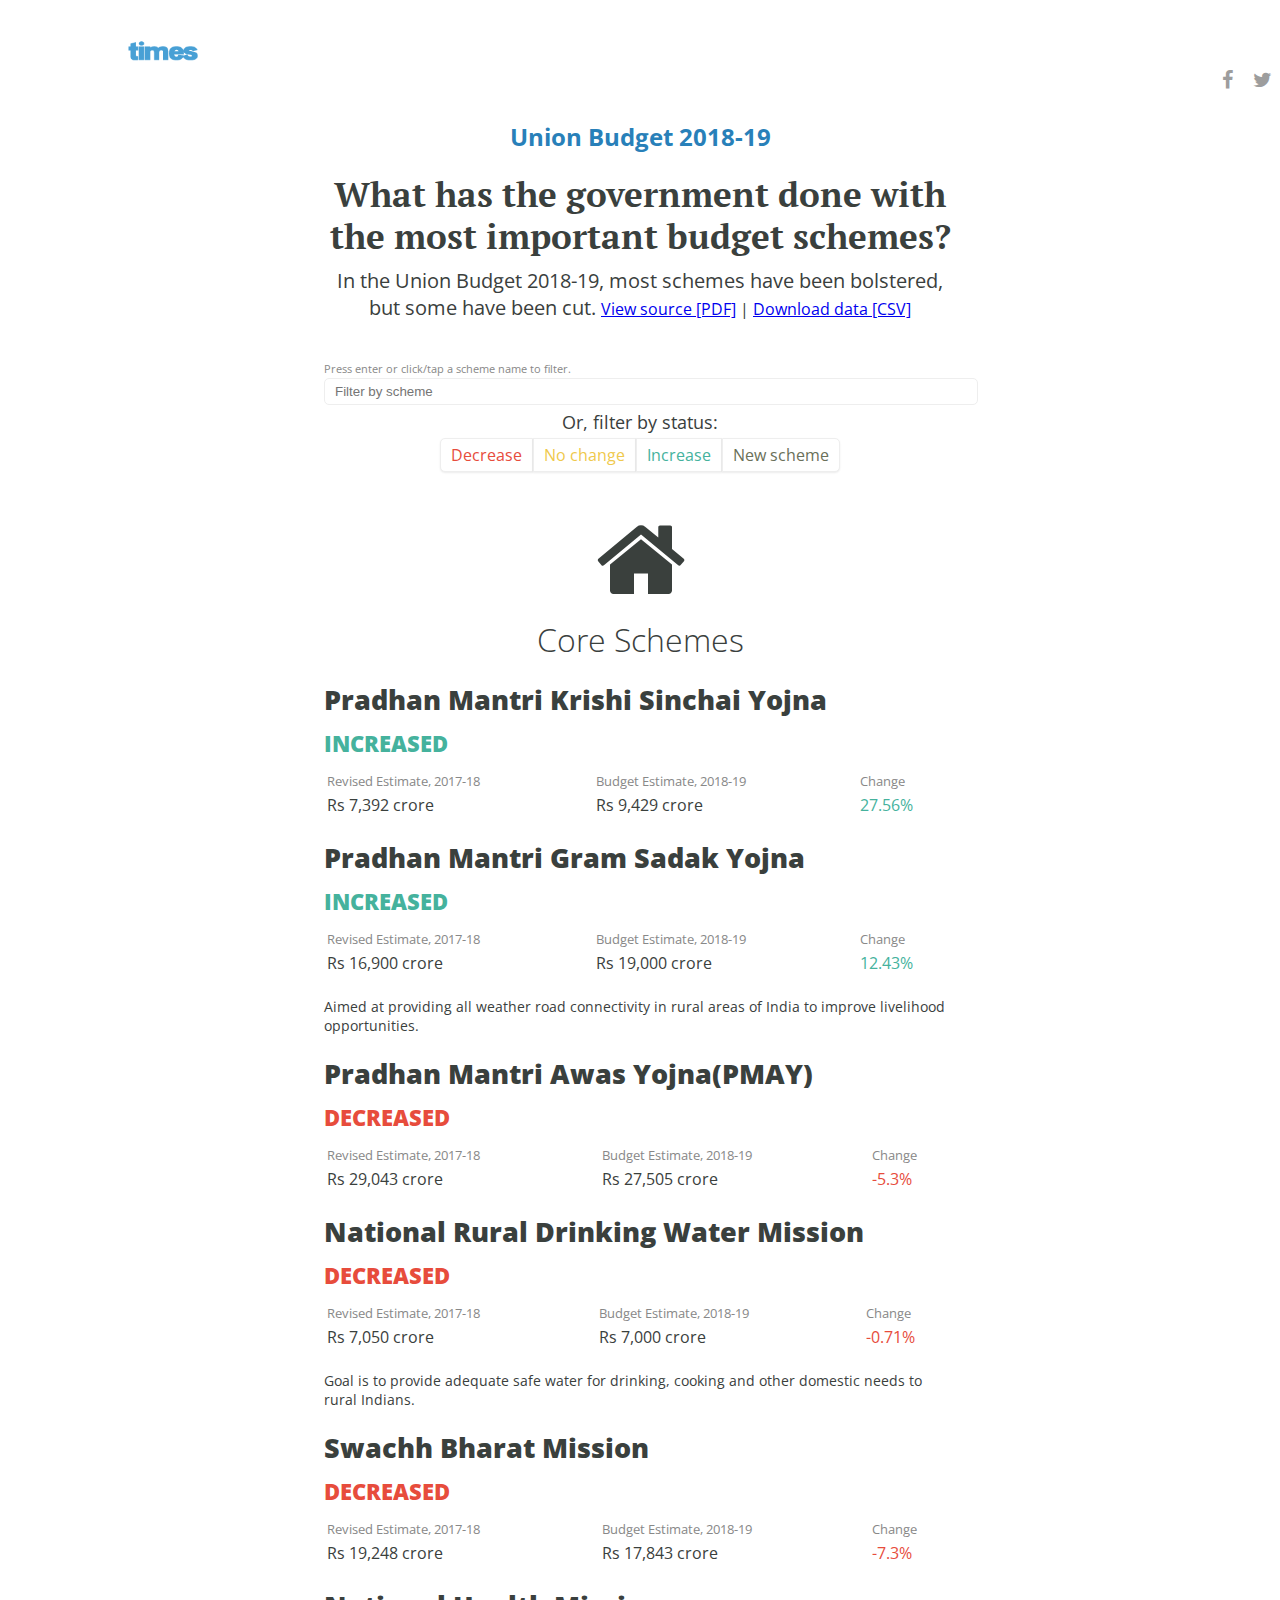
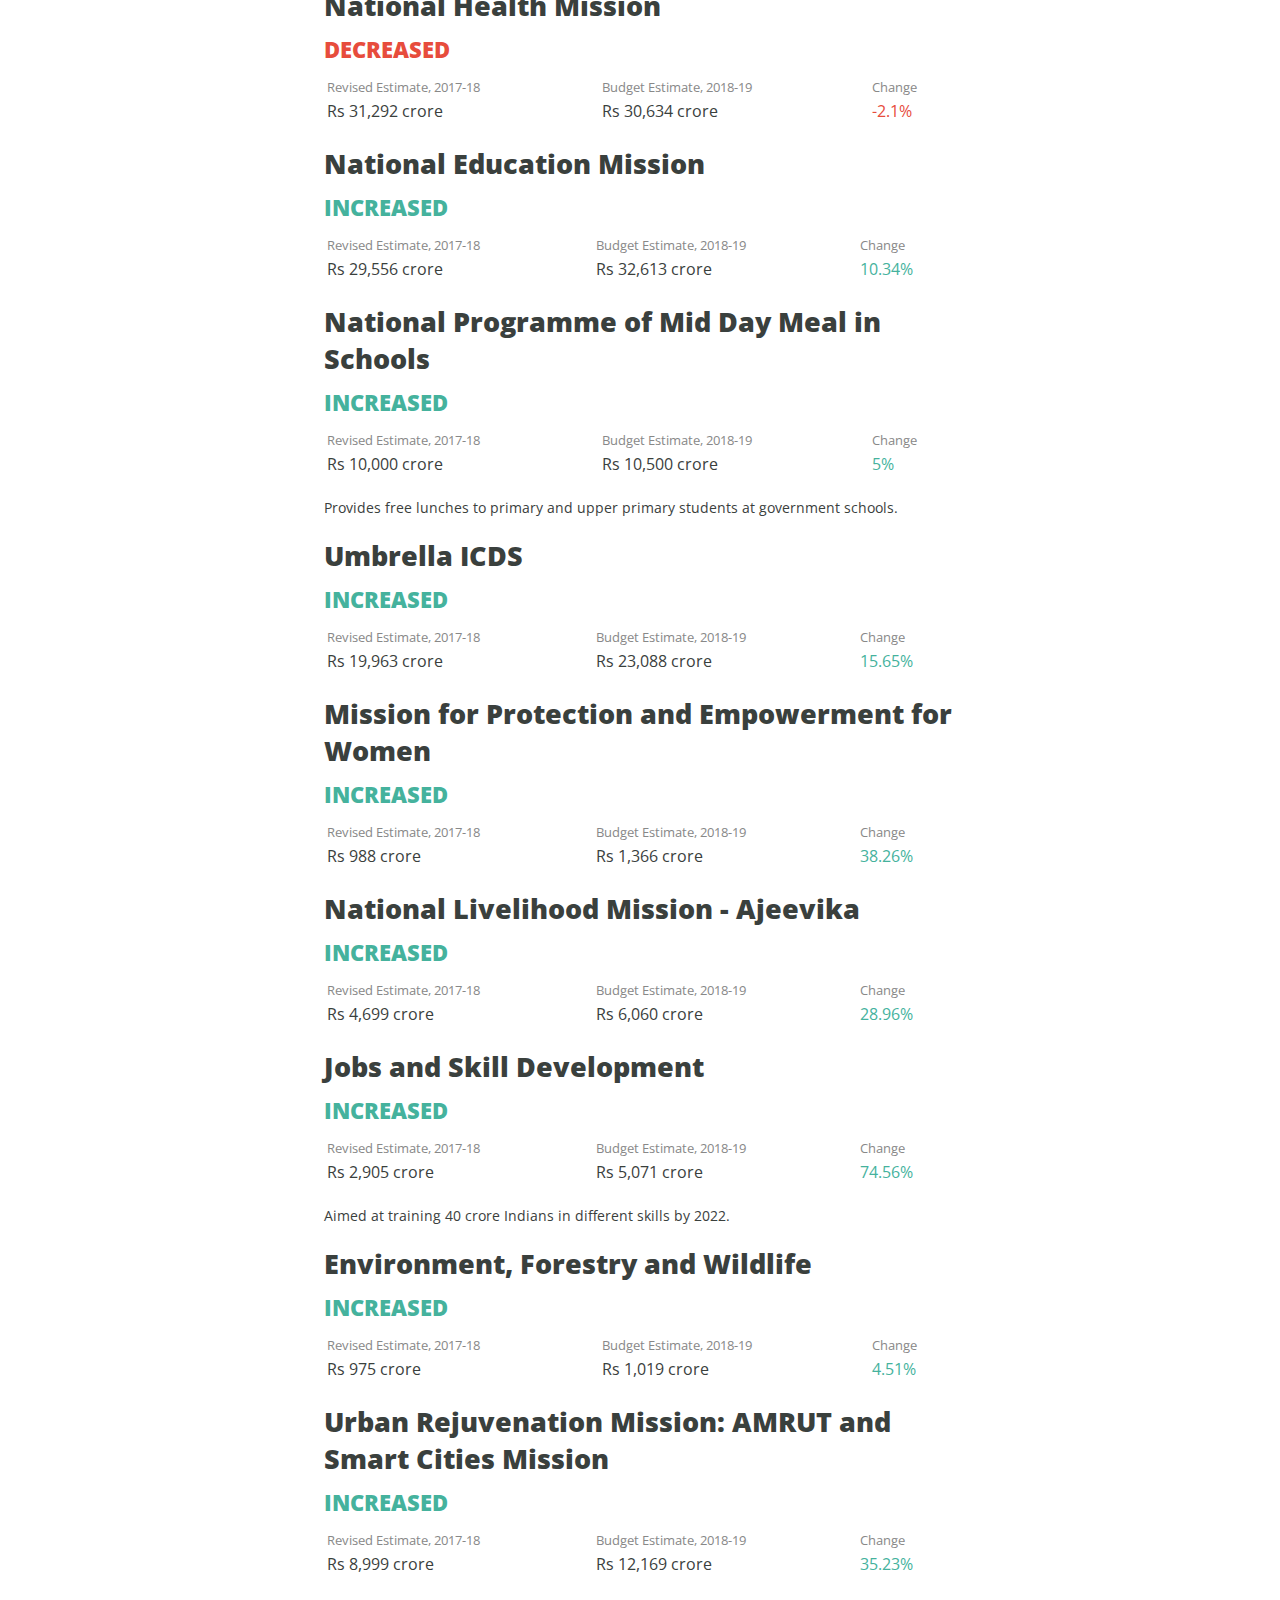
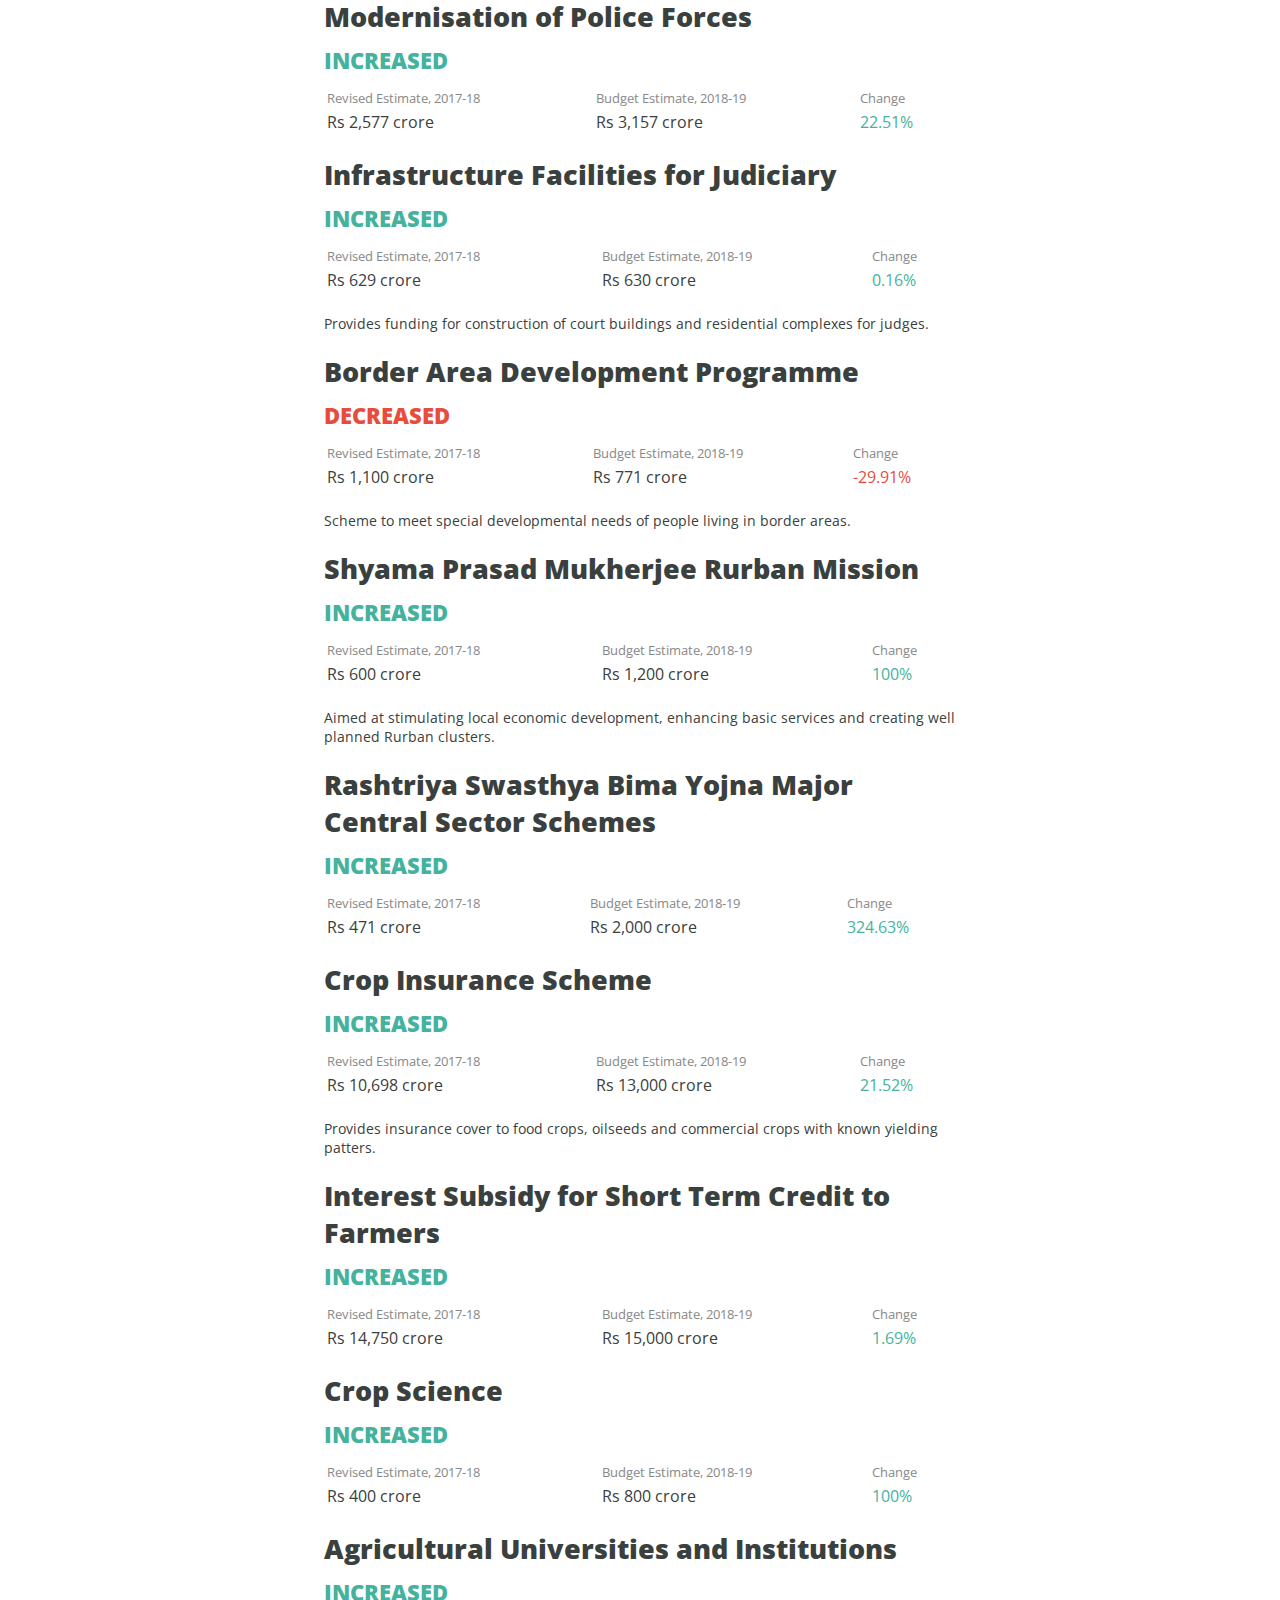
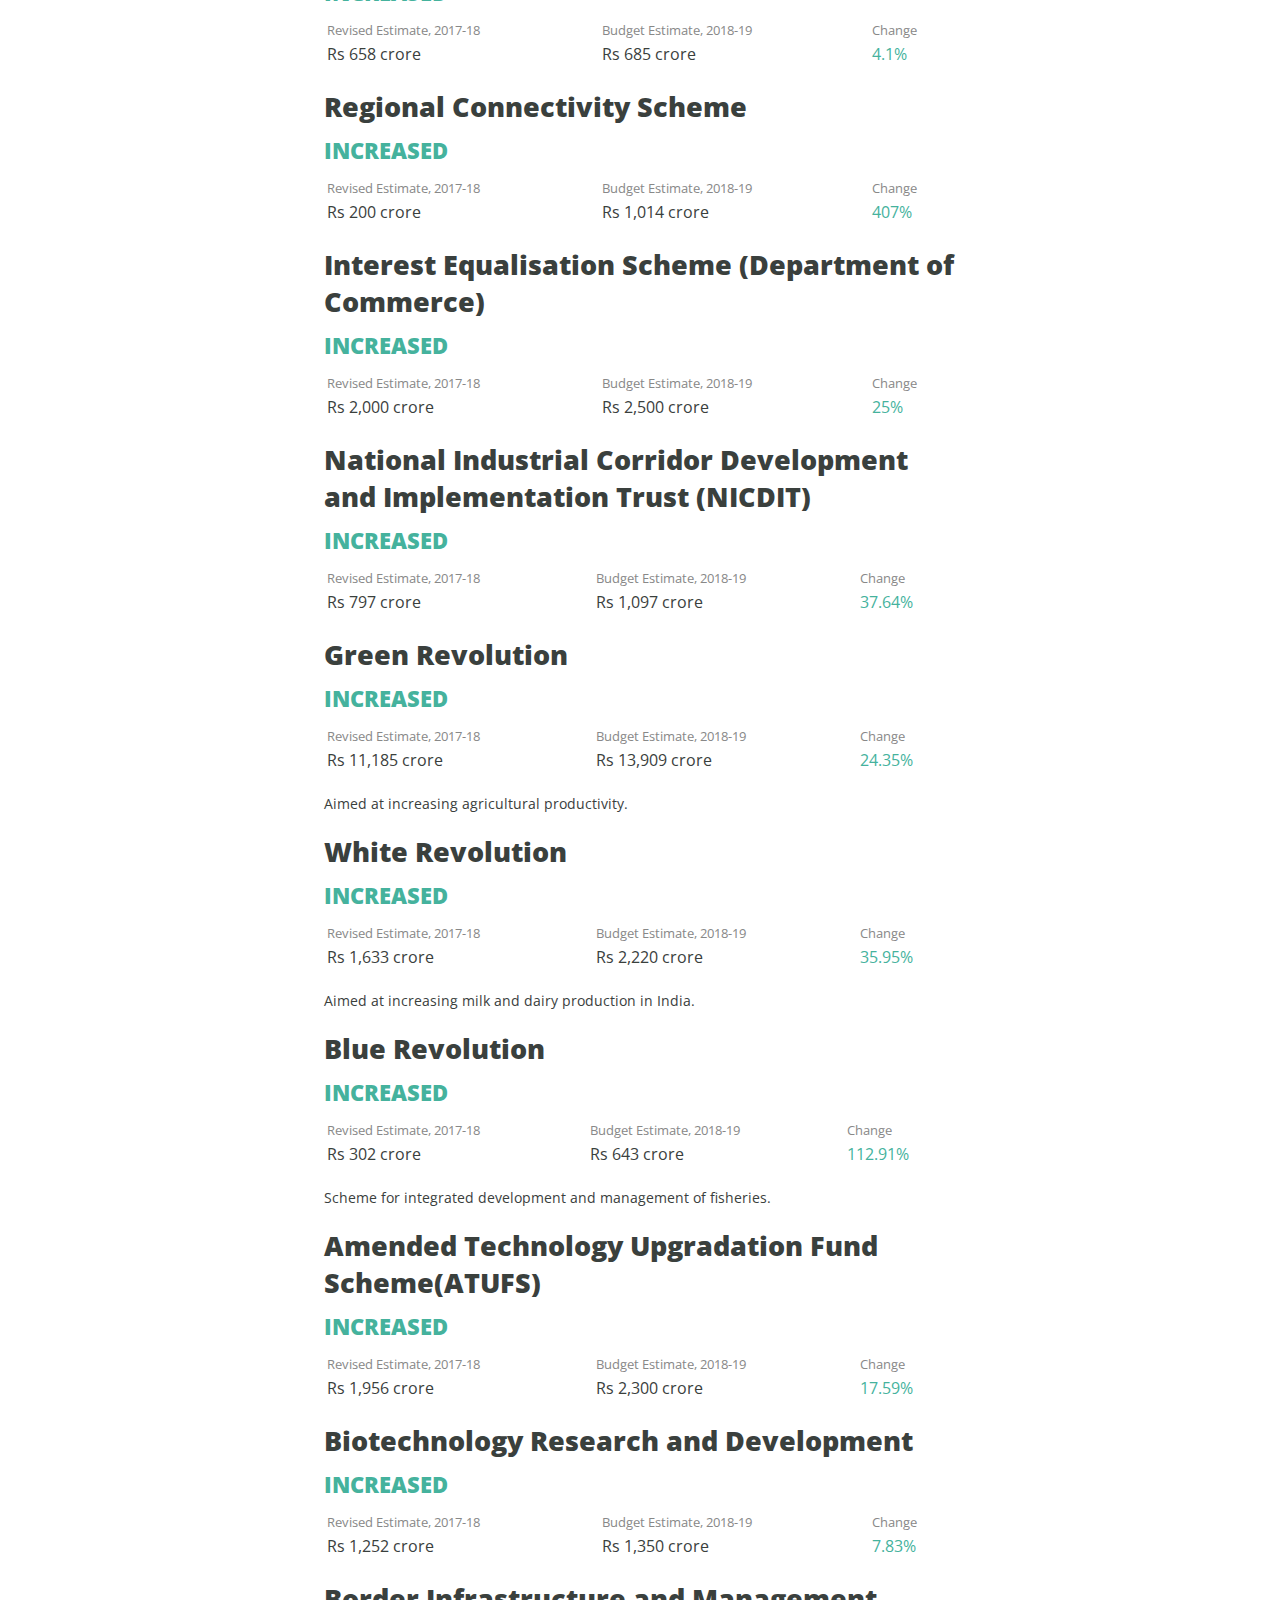
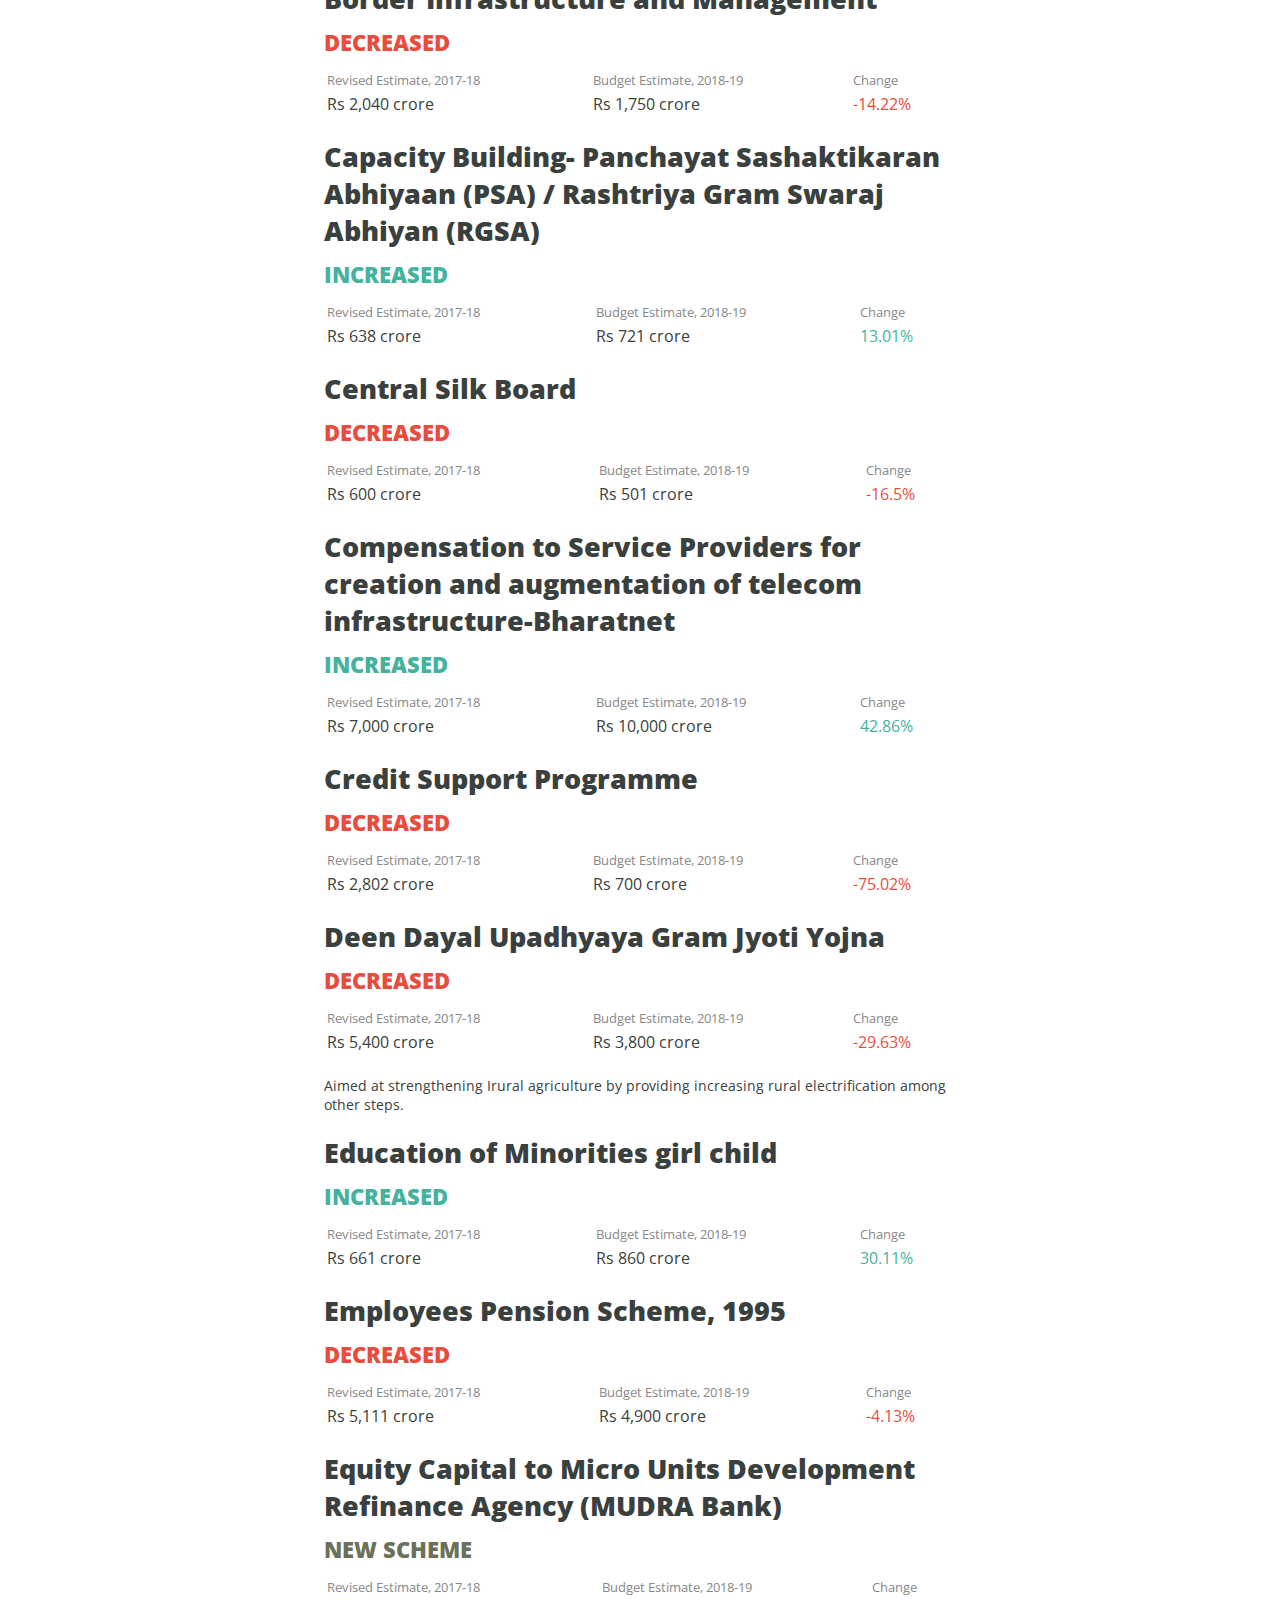
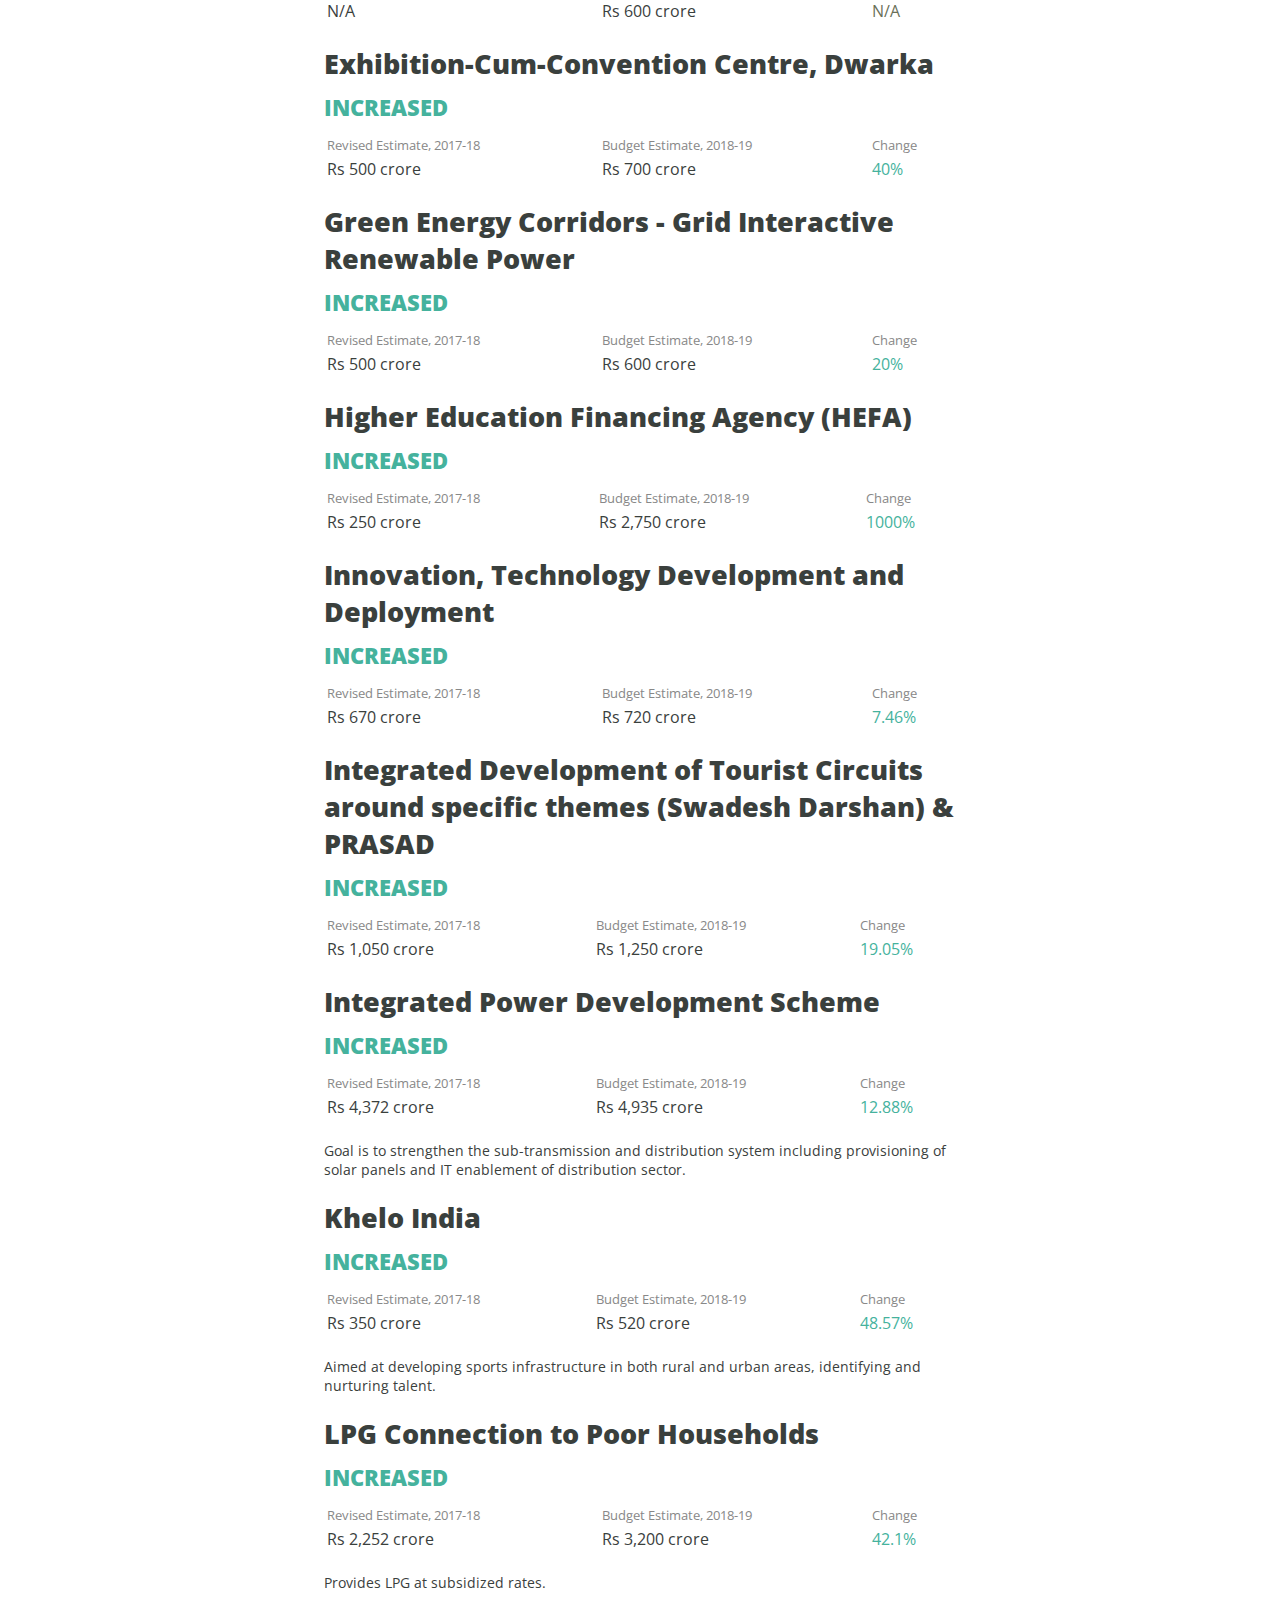
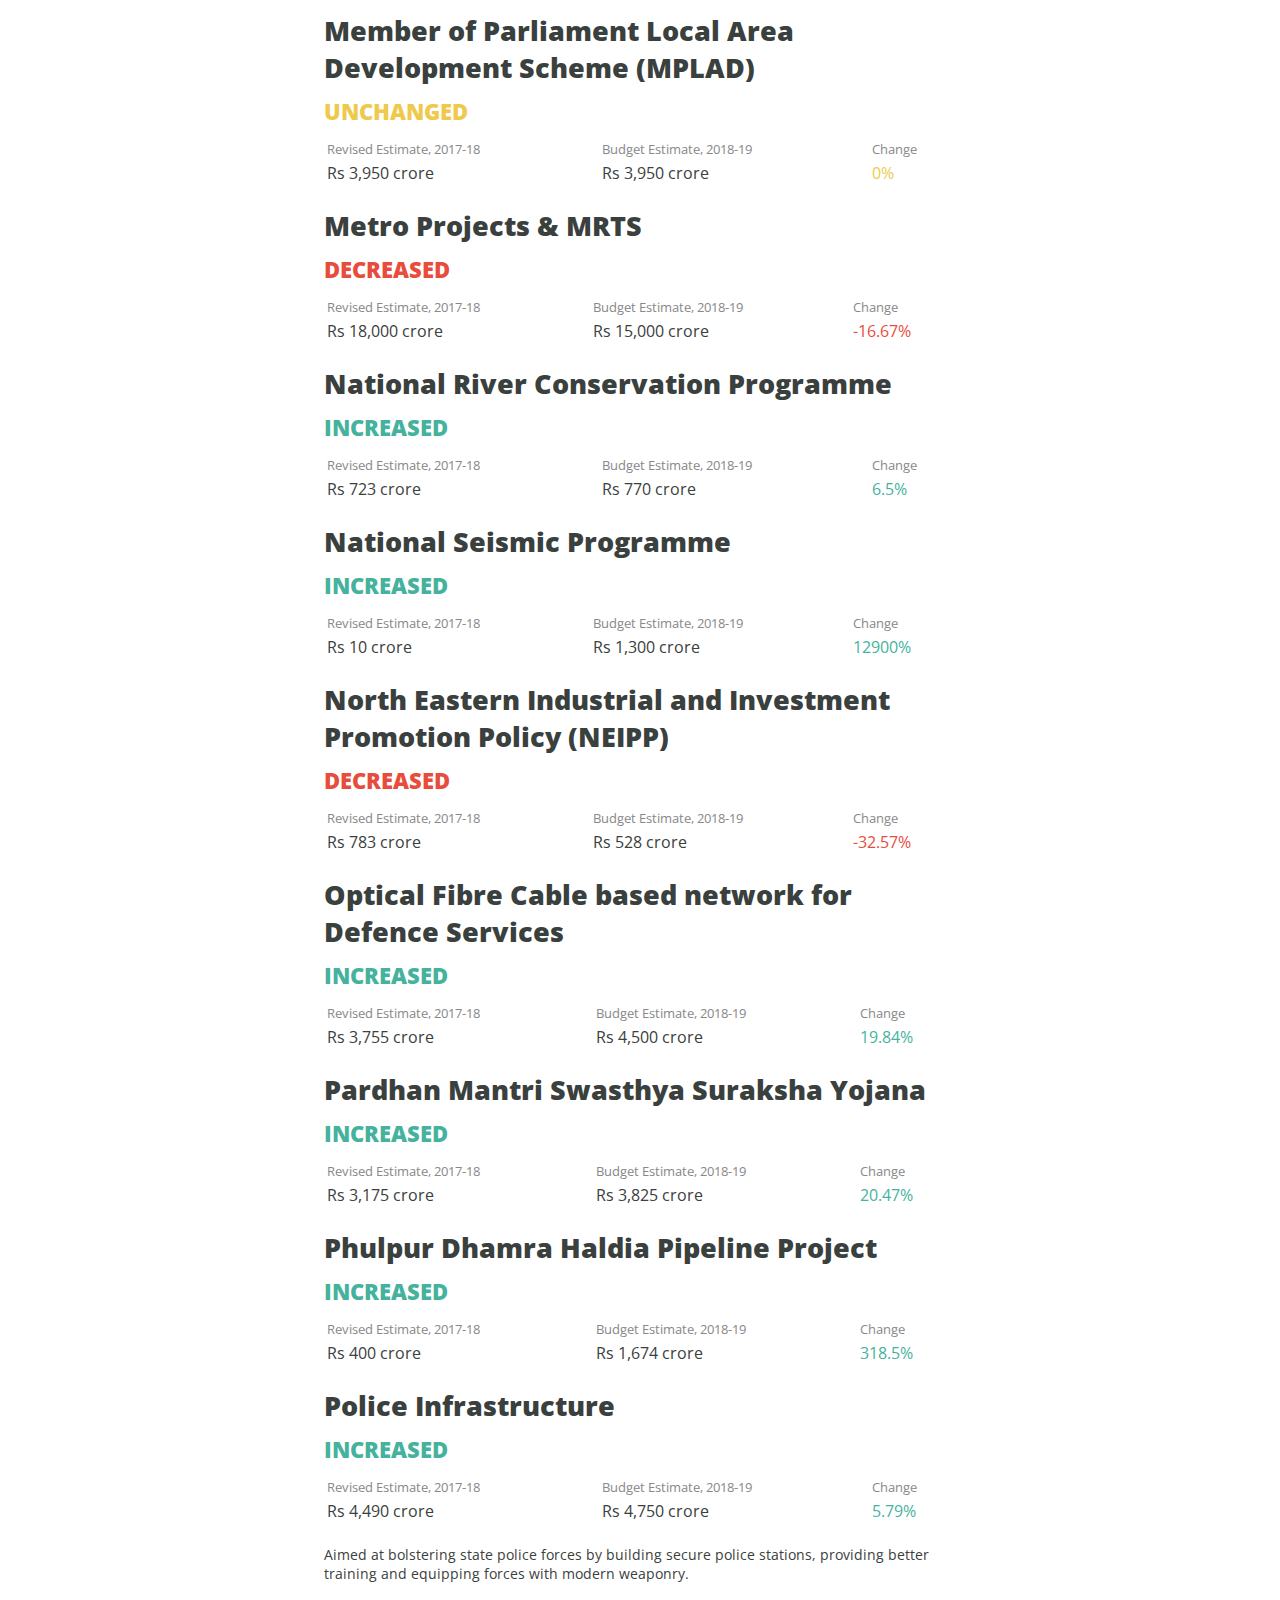
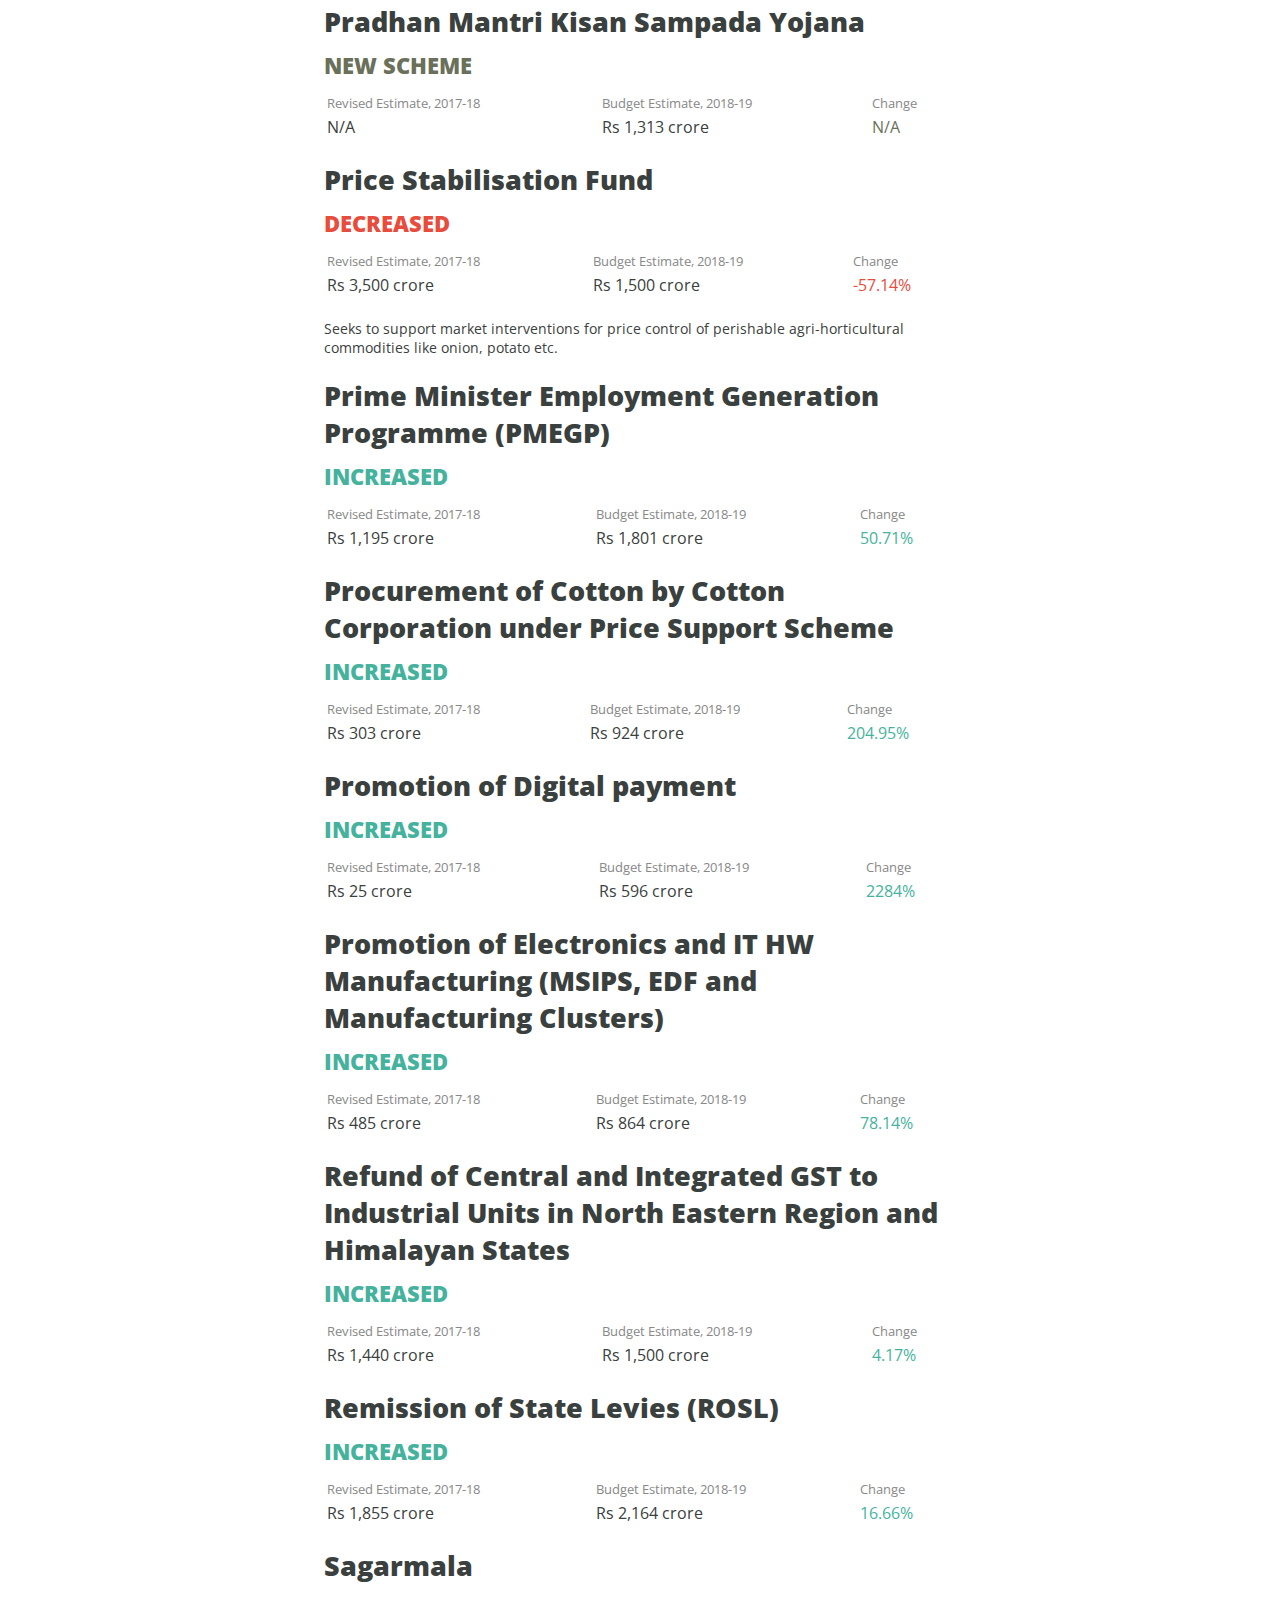
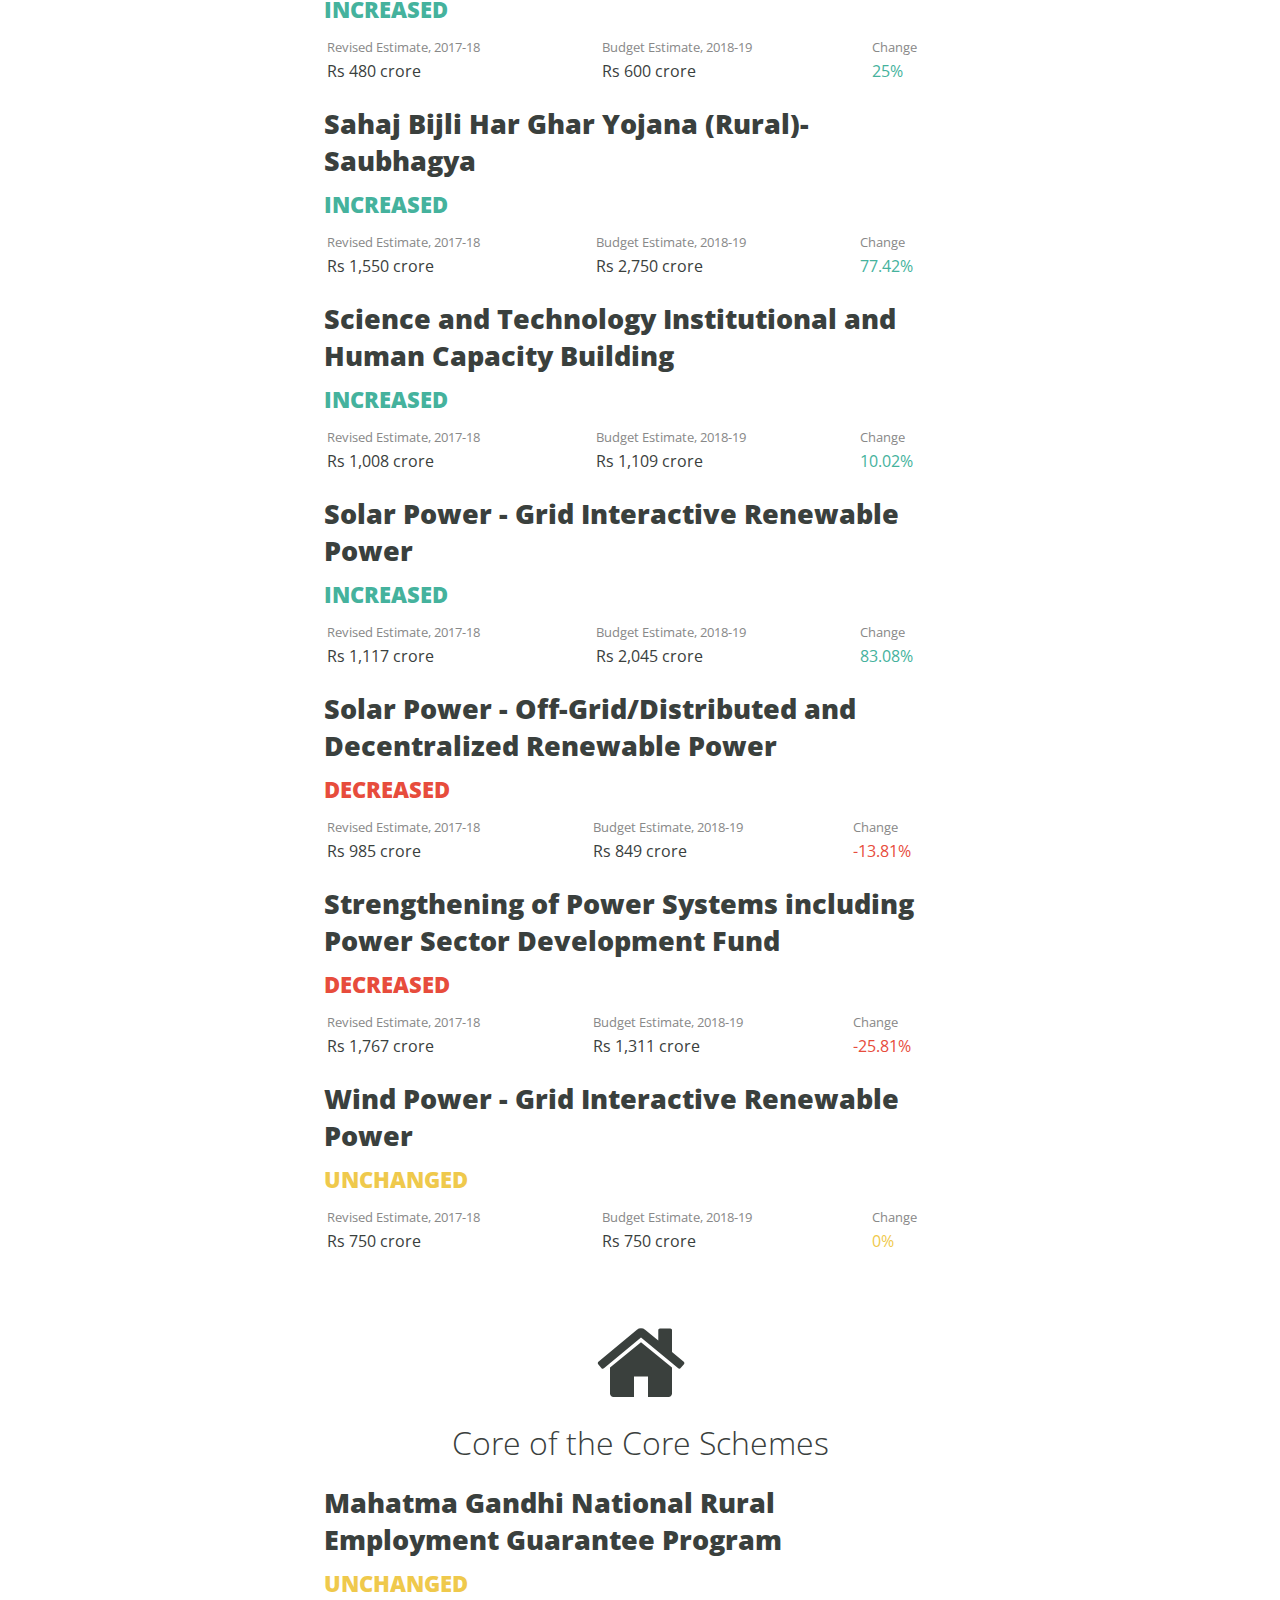
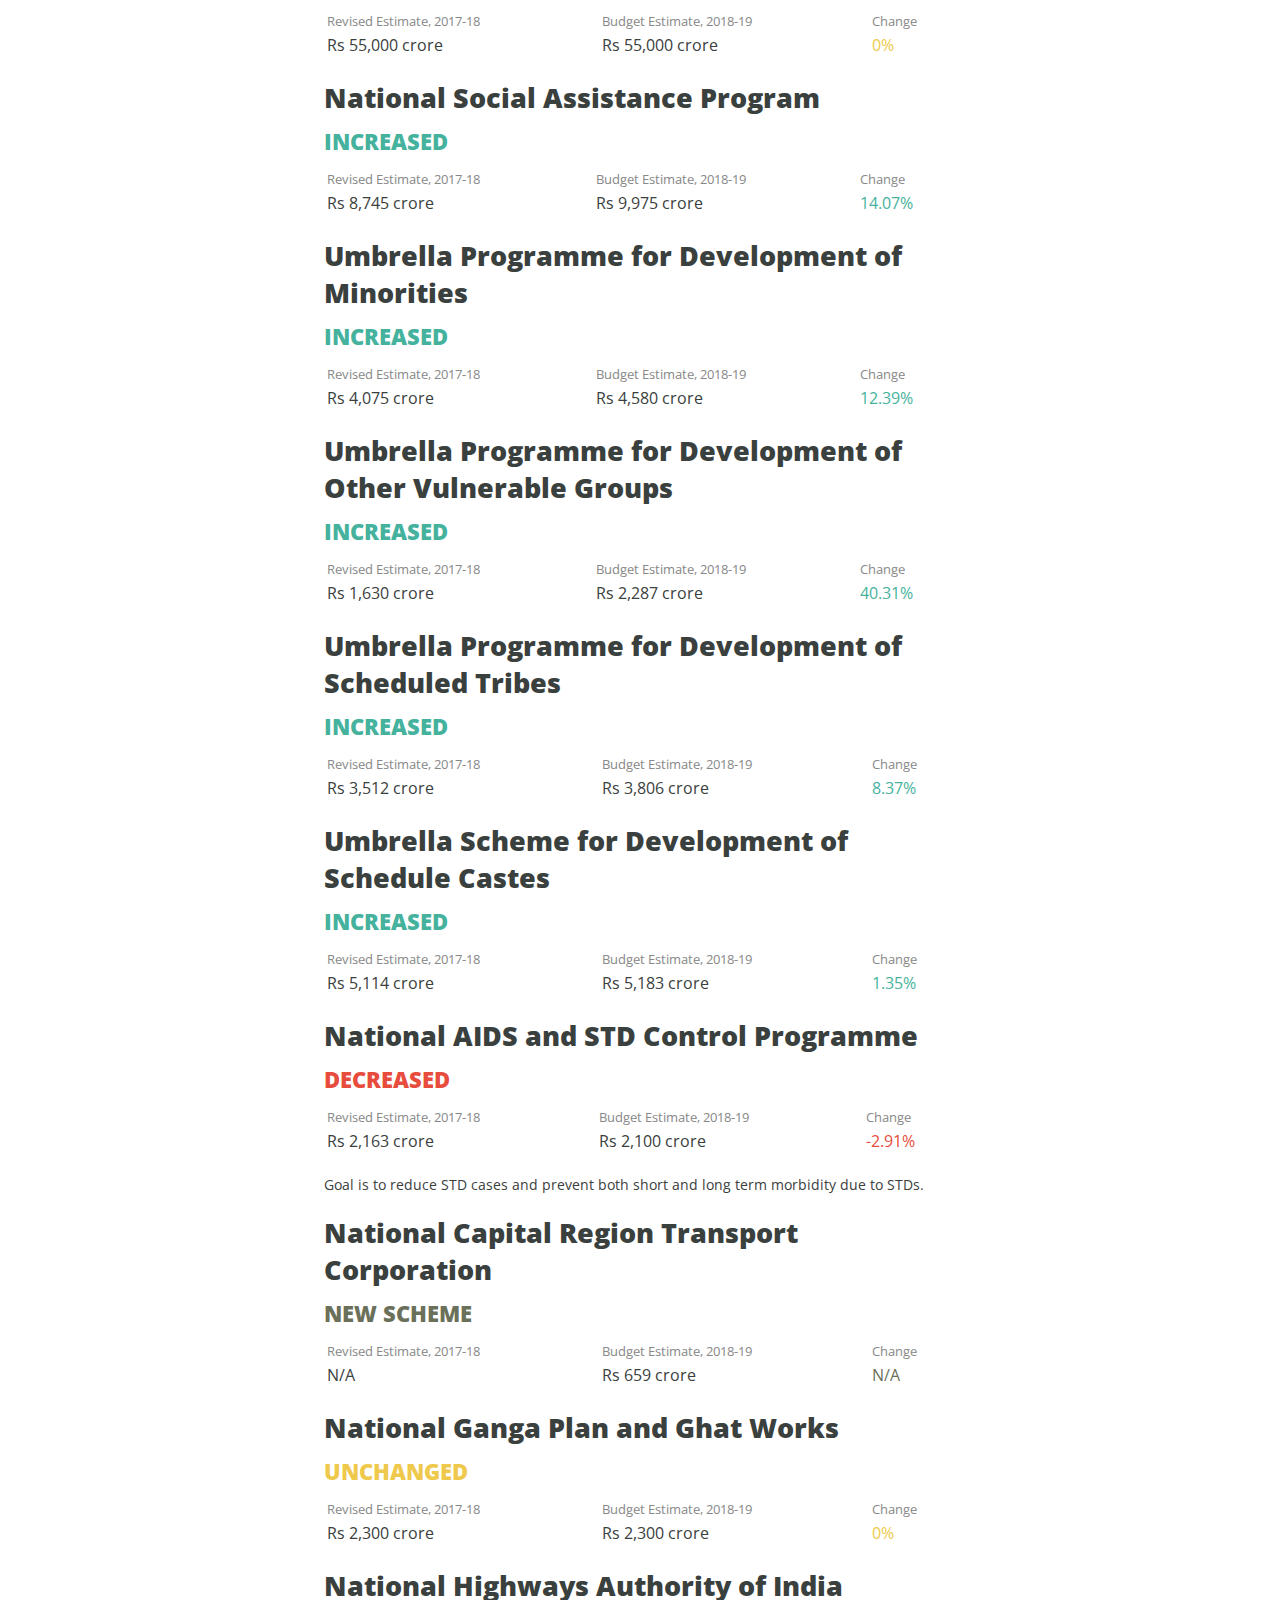
<file: index.html>
<!DOCTYPE HTML PUBLIC "-//W3C//DTD HTML 4.01 Transitional//EN"
"https://www.w3.org/TR/html4/loose.dtd">
<html xmlns="https://www.w3.org/1999/xhtml">
	<head>
    <!-- Google Tag Manager -->
    <script>dataLayer=[{"section":"interactives"}];</script>
    <script>(function(w,d,s,l,i){w[l]=w[l]||[];w[l].push(
    {'gtm.start': new Date().getTime(),event:'gtm.js'}
    );var f=d.getElementsByTagName(s)[0],
    j=d.createElement(s),dl=l!='dataLayer'?'&l='+l:'';j.async=true;j.src=
    'https://www.googletagmanager.com/gtm.js?id='+i+dl;f.parentNode.insertBefore(j,f);
    })(window,document,'script','dataLayer','GTM-KSLPR3B');</script>
    <!-- End Google Tag Manager -->

		<!-- meta -->
		<meta http-equiv="Content-Type" content="text/html; charset=utf-8" />
		<meta http-equiv="X-UA-Compatible" content="IE=edge">
		<meta name="viewport" content="width=device-width, initial-scale=1">
		<title>What has the government done with the most important schemes? | Hindustan Times</title>

		<meta name="description" content="In the Union Budget 2018-19, most schemes have been bolstered, but some have been cut." />
		<meta name="keywords" content="budget, Union Budget 2017, budget schemes, Arun Jaitley, expenditure budget" />
		<link rel="canonical" content="https://www.hindustantimes.com/interactives/union-budget-2018-all-schemes-complete-list/" />

		<!-- facebook -->
		<meta property="og:description" content="In the Union Budget 2018-19, most schemes have been bolstered, but some have been cut." />
		<meta property="og:site_name" content="Hindustan Times" />
		<meta property="og:type" content="article" />
		<meta property="og:title" content="What has the government done with the most important schemes?" />
		<meta property="og:url" content="https://www.hindustantimes.com/interactives/union-budget-2018-all-schemes-complete-list/" />
		<meta property="og:image" content="https://www.hindustantimes.com/interactives/union-budget-2018-all-schemes-complete-list/img/cover-desktop.png" />
		<meta property="og:image:type" content="image/png" />
		<meta property="og:type" content="website" />

		<!-- twitter -->
		<meta name="twitter:card" content="summary_large_image" />
		<meta name="twitter:site" content="@htTweets" />
		<meta name="twitter:title" content="What has the government done with the most important schemes?" />
		<meta name="twitter:description" content="In the Union Budget 2018-19, most schemes have been bolstered, but some have been cut." />
		<meta name="twitter:image:src" content="https://www.hindustantimes.com/interactives/union-budget-2018-all-schemes-complete-list/img/cover-desktop.png" />

		<!-- favicon -->
    <link rel="shortcut icon" href="https://www.hindustantimes.com/res/img/app-images/HomePageV1/favicon.ico">

    <!-- google webfonts -->
    <link href="https://fonts.googleapis.com/css?family=Open+Sans:300,400,400i,800|PT+Serif:400,400i,700" rel="stylesheet">

		<!-- css cdns, use as needs -->
		<link rel="stylesheet" href="https://maxcdn.bootstrapcdn.com/bootstrap/3.3.6/css/bootstrap.min.css" integrity="sha384-1q8mTJOASx8j1Au+a5WDVnPi2lkFfwwEAa8hDDdjZlpLegxhjVME1fgjWPGmkzs7" crossorigin="anonymous">
		<link rel="stylesheet" href="https://cdnjs.cloudflare.com/ajax/libs/font-awesome/4.6.3/css/font-awesome.min.css" />
		<link rel="stylesheet" href="https://cdnjs.cloudflare.com/ajax/libs/font-awesome/4.6.3/fonts/FontAwesome.otf" />

		<!-- custom css -->
		<link rel="stylesheet" href="css/bundle.css" />

	</head>
	<body>
    <!-- Google Tag Manager (noscript) -->
    <noscript><iframe src="https://www.googletagmanager.com/ns.html?id=GTM-KSLPR3B"
    height="0" width="0" style="display:none;visibility:hidden"></iframe></noscript>
    <!-- End Google Tag Manager (noscript) -->

		<nav class="navbar navbar-inverse navbar-fixed-top">
			<div class="container-fluid">

				<div class="navbar-header">
					<a class="navbar-brand" href="https://www.hindustantimes.com/"><img src="img/logo.png" /></a>
				</div>

				<div class="navbar-share">
					<a class="facebook-share" onclick="window.open(this.href,'targetWindow','toolbar=no,location=no,status=no,menubar=no,scrollbars=yes,resizable=yes,width=600,height=300');return false;"><i class="fa fa-facebook" aria-hidden="true"></i></a><!-- -->
					<a class="twitter-share" onclick="window.open(this.href,'targetWindow','toolbar=no,location=no,status=no,menubar=no,scrollbars=yes,resizable=yes,width=600,height=300');return false;"><i class="fa fa-twitter" aria-hidden="true"></i></a>
				</div>

			</div>
		</nav>
		<div class="container-fluid">
			<div id="title-wrapper">
				<div class="superhead">Union Budget 2018-19</div>
				<div class="hed">What has the government done with the most important budget schemes?</div>
				<div class="subhed">In the Union Budget 2018-19, most schemes have been bolstered, but some have been cut. <span style="font-size:.8em"><a target="_blank" href="http://www.indiabudget.gov.in/ub2018-19/bag/bag7.pdf">View source [PDF]</a> | <a target="_blank" href="data/data.csv">Download data [CSV]</a></span></div>
				<!-- <div class="byline">By Harry Stevens</div>
				<div class="date">1 February, 2017</div> -->

			</div>
			<div id="search-wrapper">
				<div id="search-instructions">Press enter or click/tap a scheme name to filter.</div>
				<input placeholder="Filter by scheme" id="search"></input>
				<div id="search-status">
					<div class="search-status-head">Or, filter by status:</div>
					<div class="option-status decreased" data-status="decreased">Decrease</div>
					<div class="option-status unchanged" data-status="unchanged">No change</div>
					<div class="option-status increased" data-status="increased">Increase</div>
					<div class="option-status new-scheme" data-status="new-scheme">New scheme</div>
				</div>
			</div>
			<div id="ministries-wrapper">
				<div id="no-matches">No schemes match your search.</div>
			</div>
		</div>
		<footer class="footer-basic-centered">
			<p class="footer-links">
				<a href="https://www.hindustantimes.com/">Home</a>
				&bull;
				<a href="https://www.hindustantimes.com/contact-us">Contact</a>
				&bull;
				<a href="https://www.hindustantimes.com/privacy-policy/">Privacy</a>
				&bull;
				<a href="https://www.hindustantimes.com/disclaimer">Disclaimer</a>
			</p>

			<p class="footer-company-name">
				HT Media Limited &copy; 2016
			</p>
		</footer>
		
		<script src="js/bundle.js"></script>

    <!-- analytics -->

    <script type="text/javascript">
      var _comscore=_comscore || [];
      _comscore.push({
        c1 : "2",
        c2 : "6035286"
      });
      (function() {
        var s=document.createElement("script"), el=document.getElementsByTagName("script")[0];
        s.async=true;
        s.src=(document.location.protocol == "https:" ? "https://sb" : "https://b") + ".scorecardresearch.com/beacon.js";
        el.parentNode.insertBefore(s, el);
      })();
    </script>
    
    <script type='text/javascript'>
    var _sf_async_config=_sf_async_config || {};
    /** CONFIGURATION START **/
    _sf_async_config.uid=63228
    _sf_async_config.domain="hindustantimes.com";
    _sf_async_config.useCanonical=true;
    _sf_async_config.sections='ht-indepth';
    //CHANGE THIS
    _sf_async_config.authors='Harry Stevens';
    //CHANGE THIS
    /** CONFIGURATION END **/
    (function() {
      function loadChartbeat() {
        window._sf_endpt=(new Date()).getTime();
        var e=document.createElement('script');
        e.setAttribute('language', 'javascript');
        e.setAttribute('type', 'text/javascript');
        e.setAttribute('src', '//static.chartbeat.com/js/chartbeat.js');
        document.body.appendChild(e);
      }

      var oldonload=window.onload;
      window.onload=( typeof window.onload != 'function') ? loadChartbeat : function() {
        oldonload();
        loadChartbeat();
      };
    })();
    </script>

	</body>
</html>
</file>
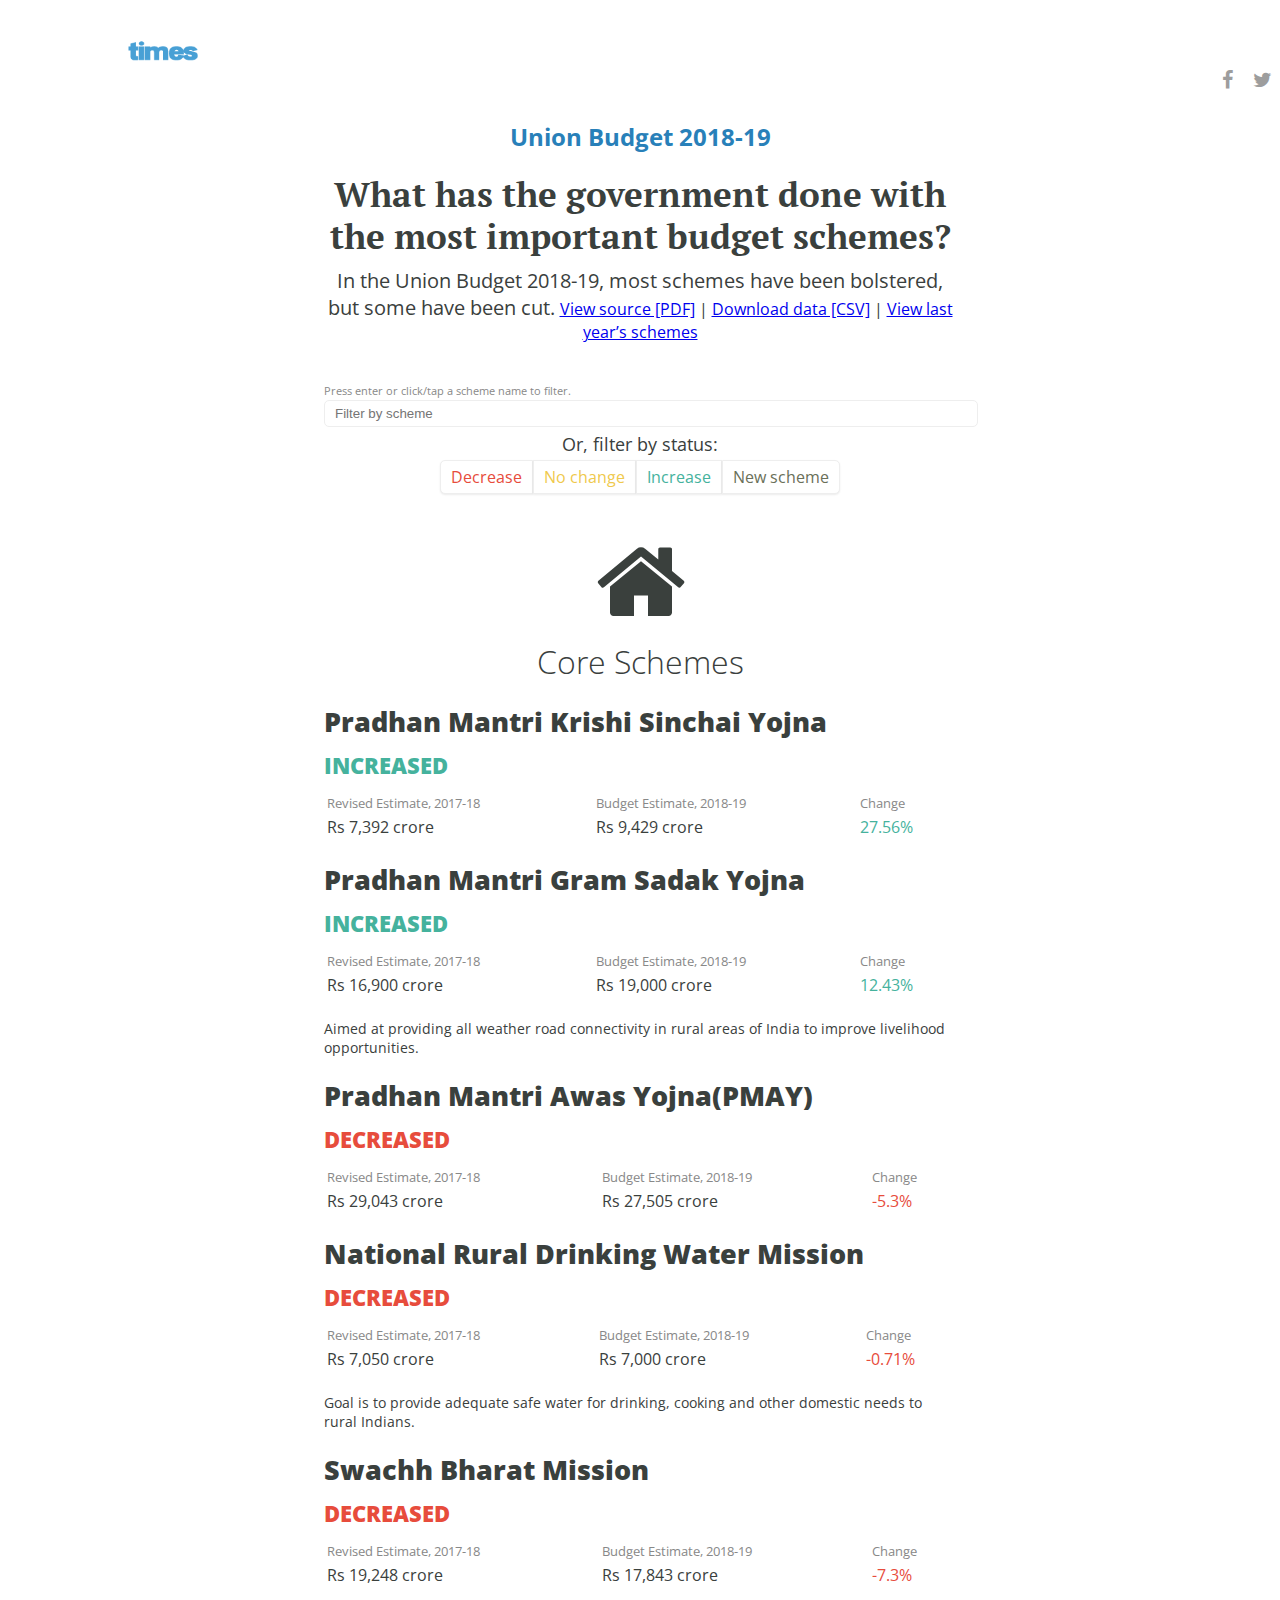
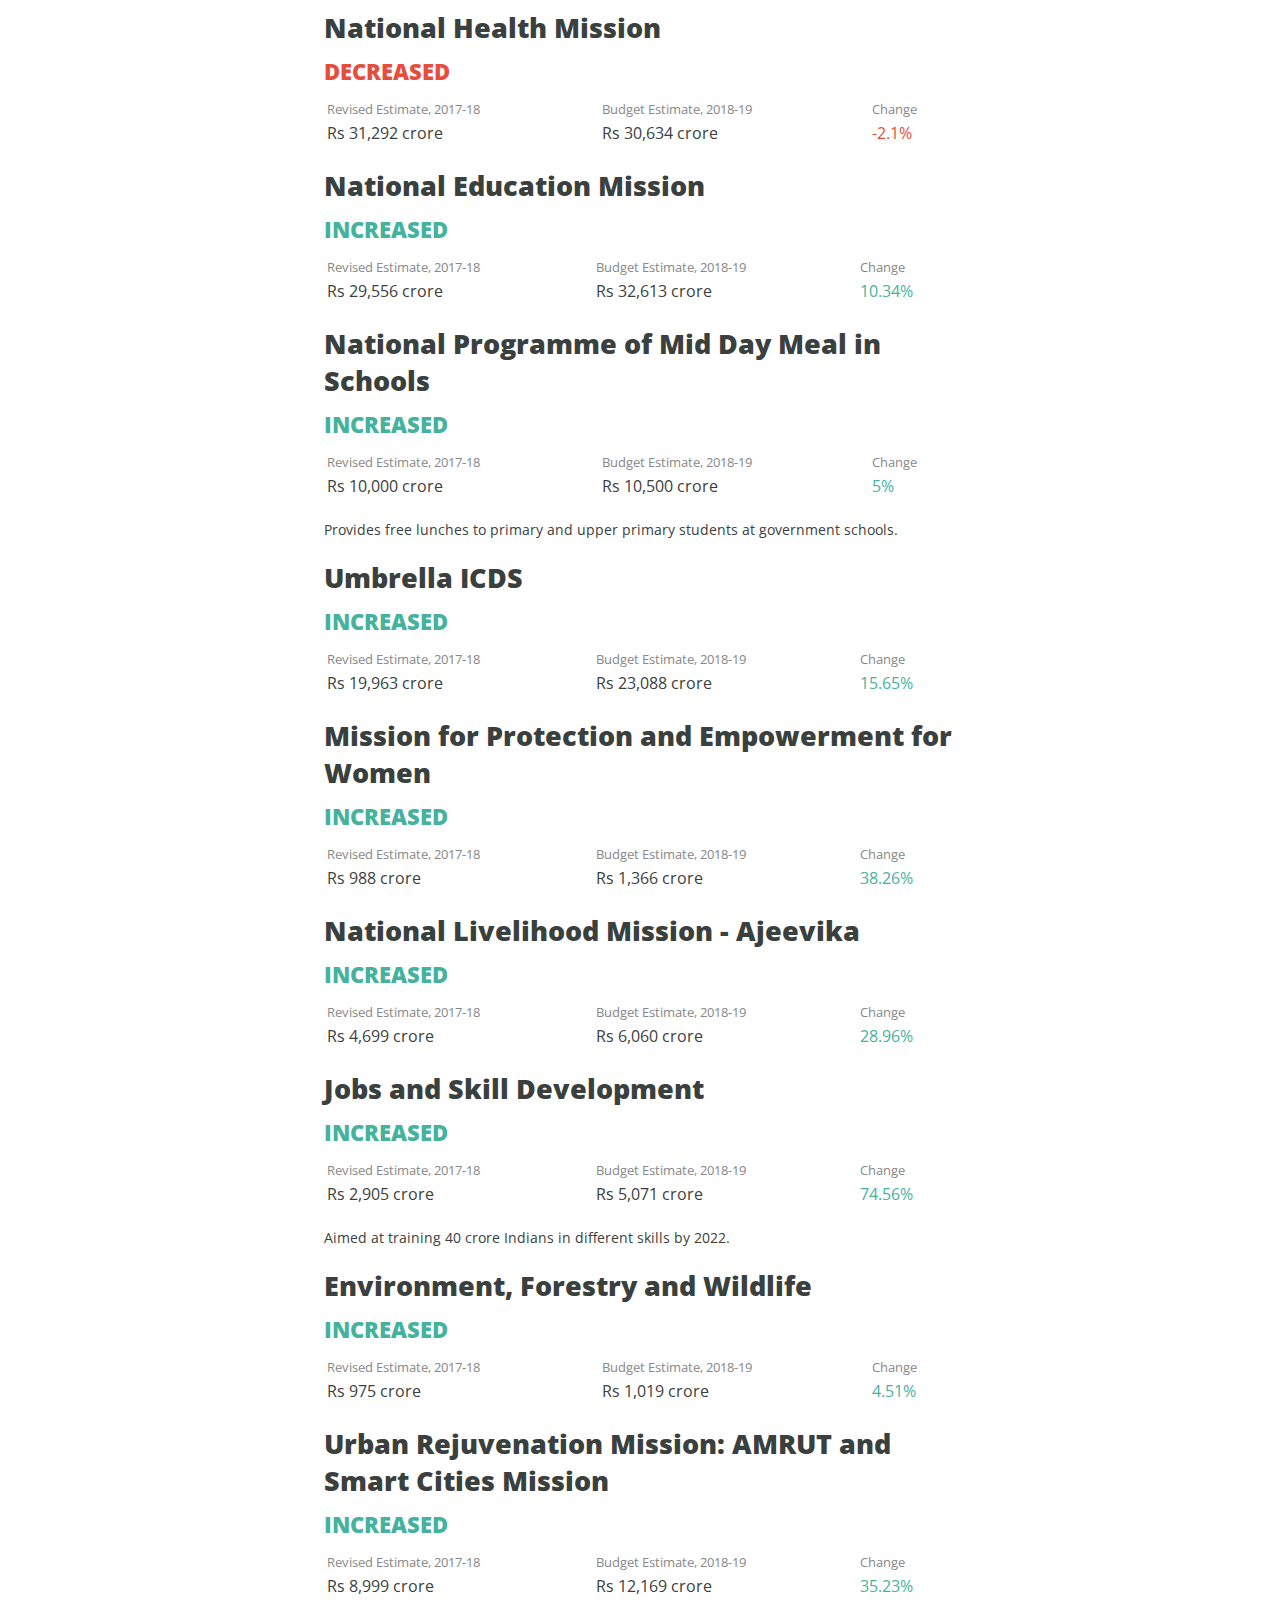
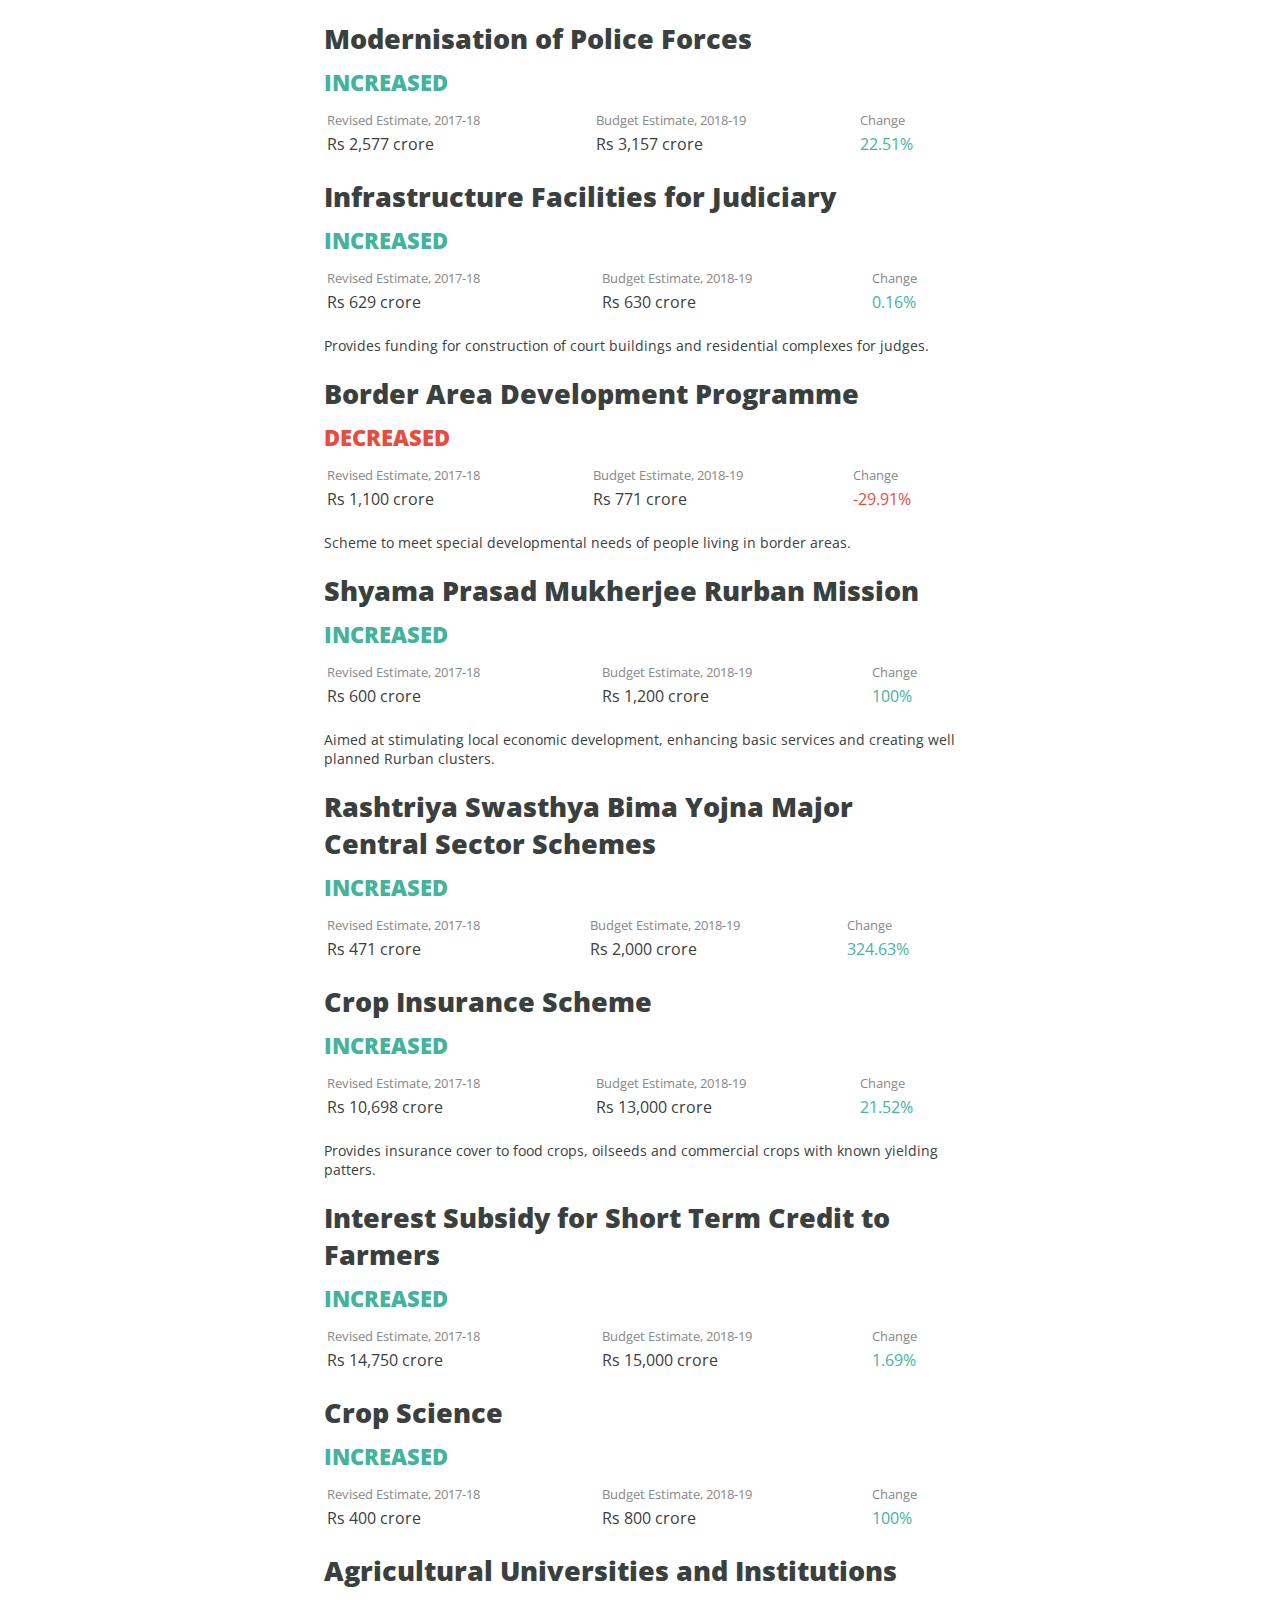
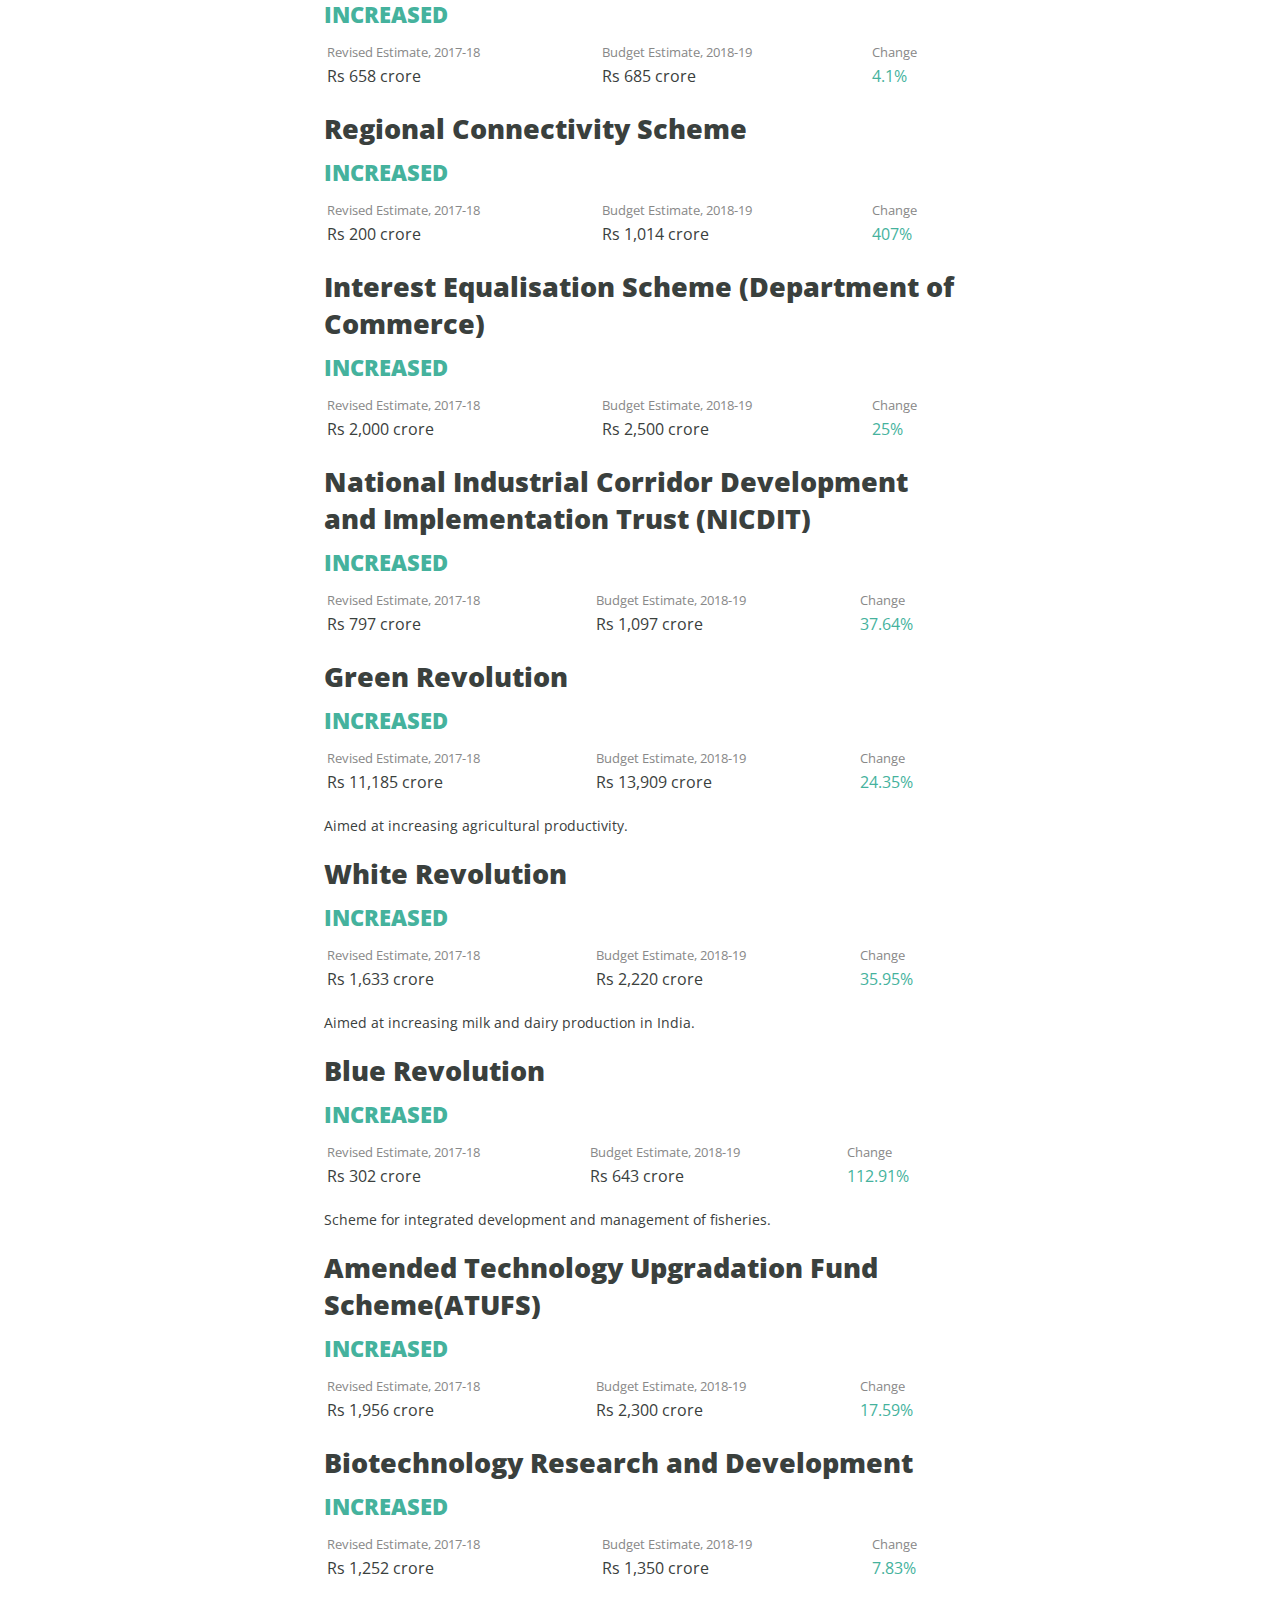
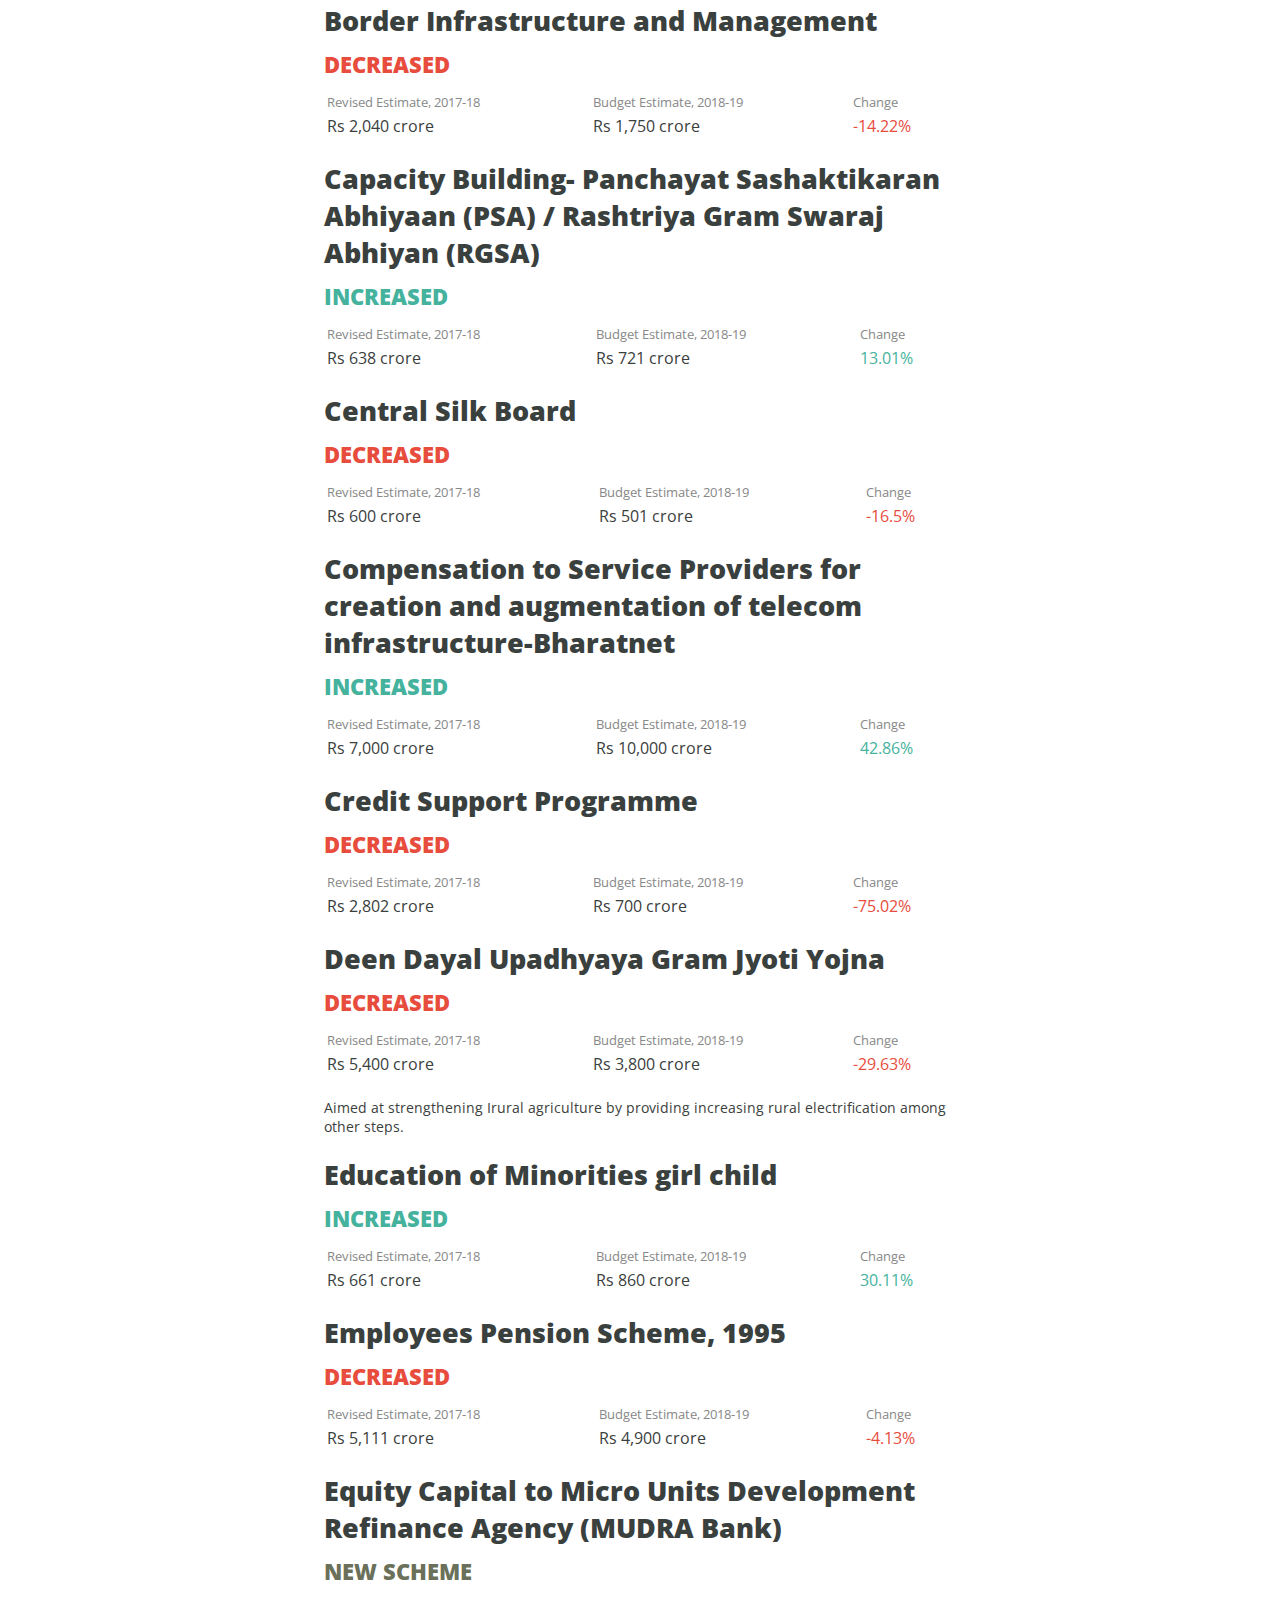
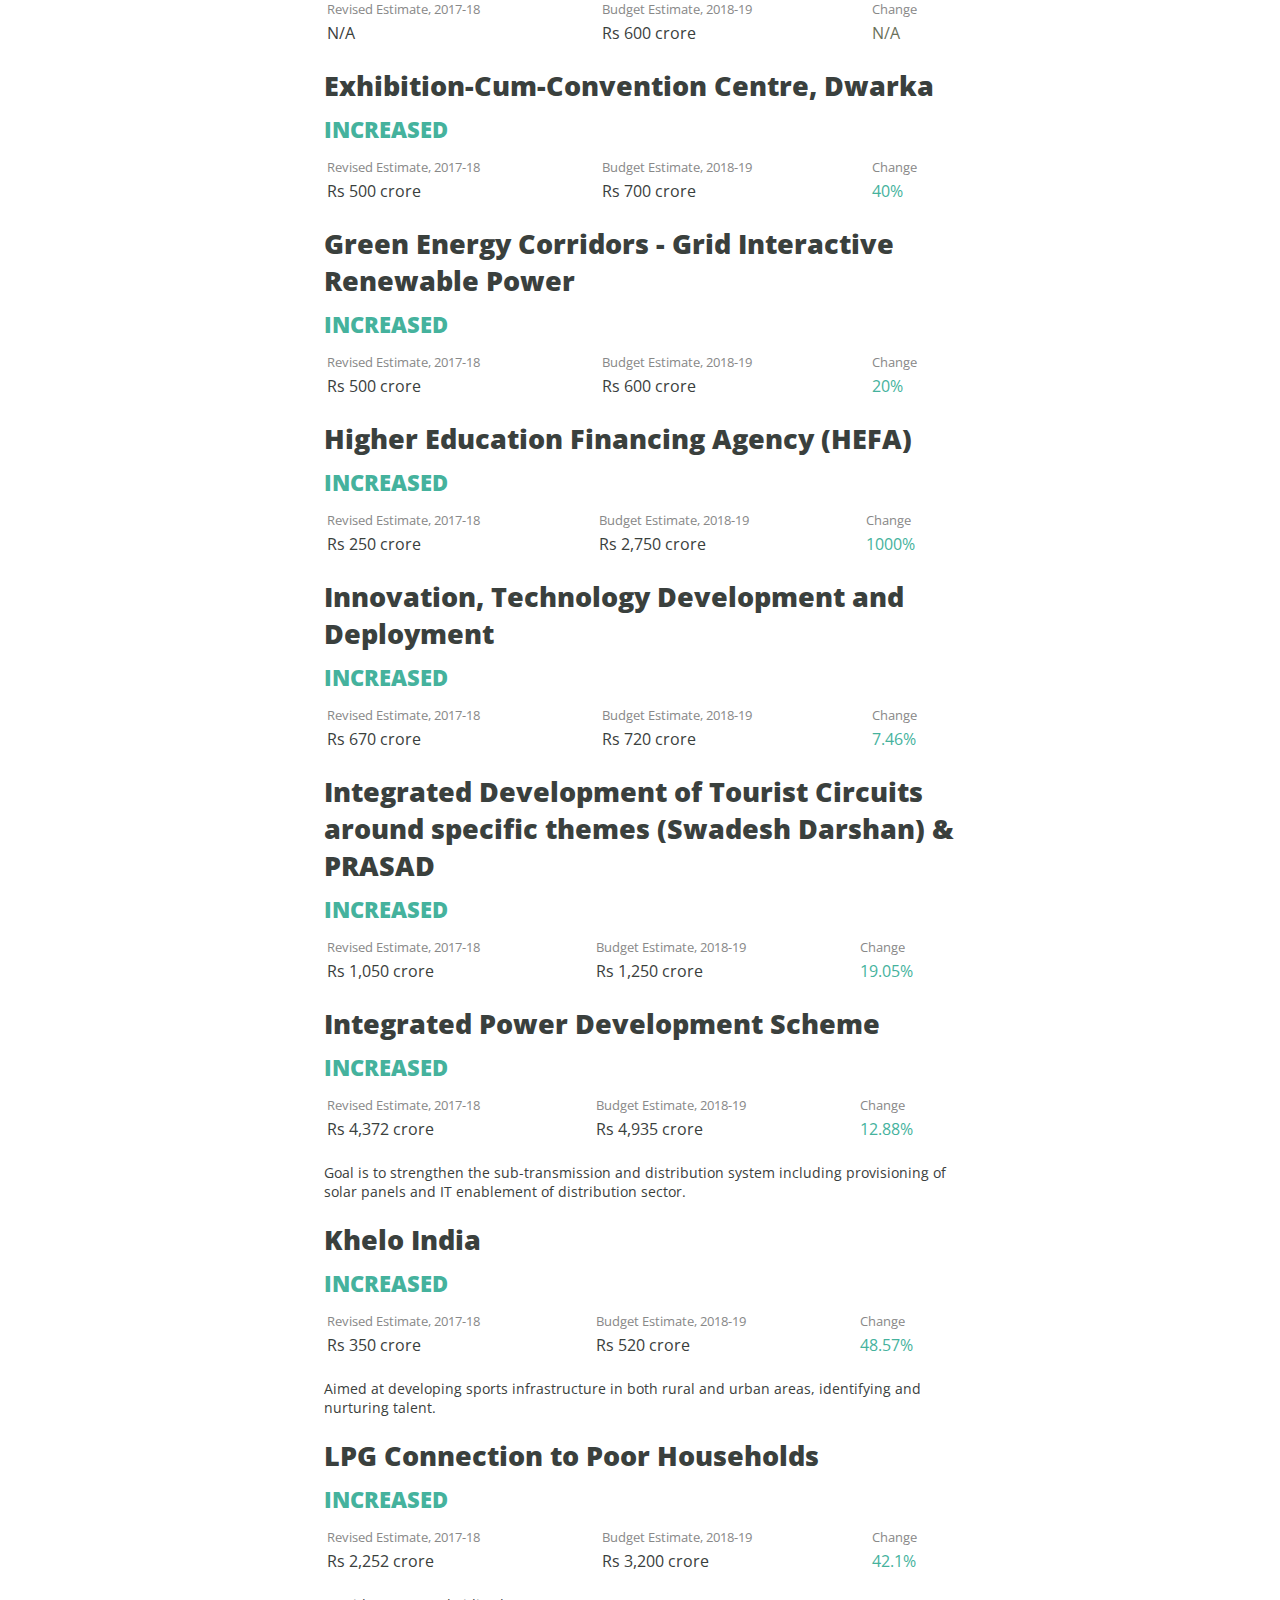
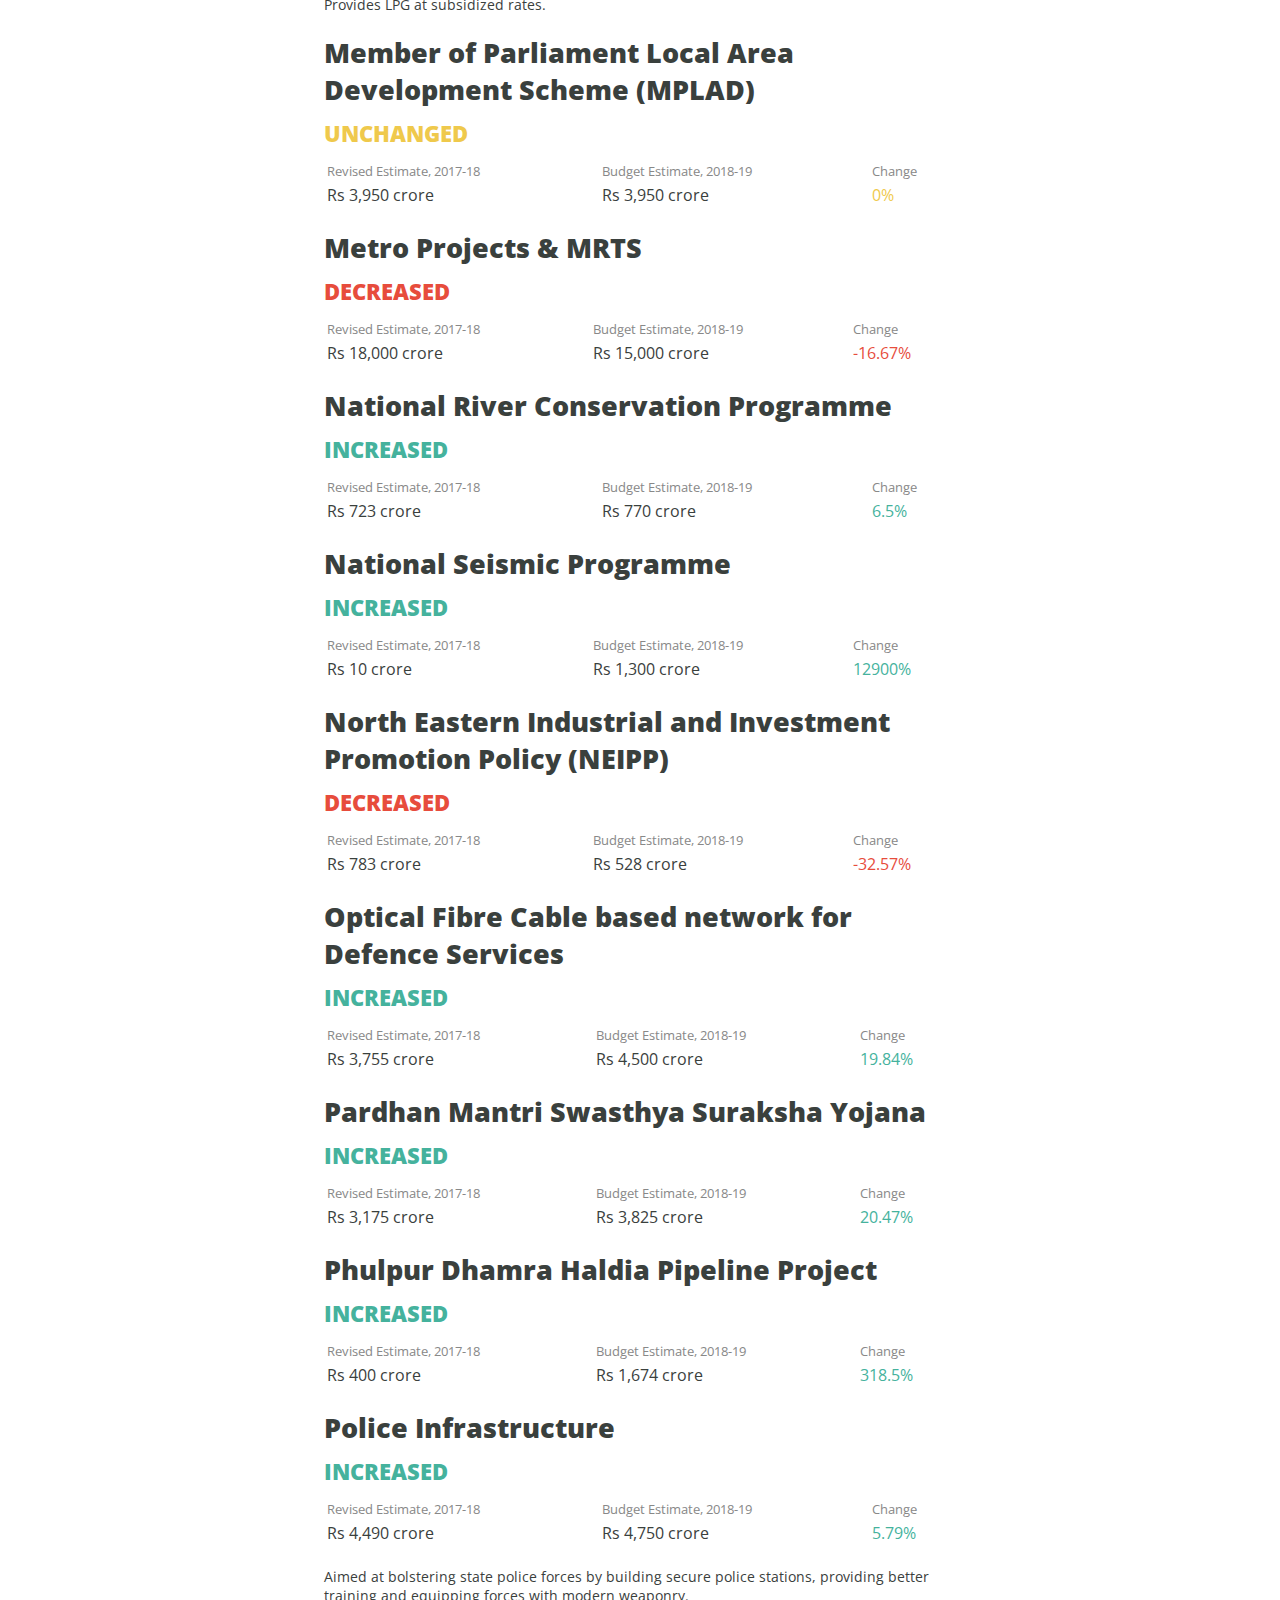
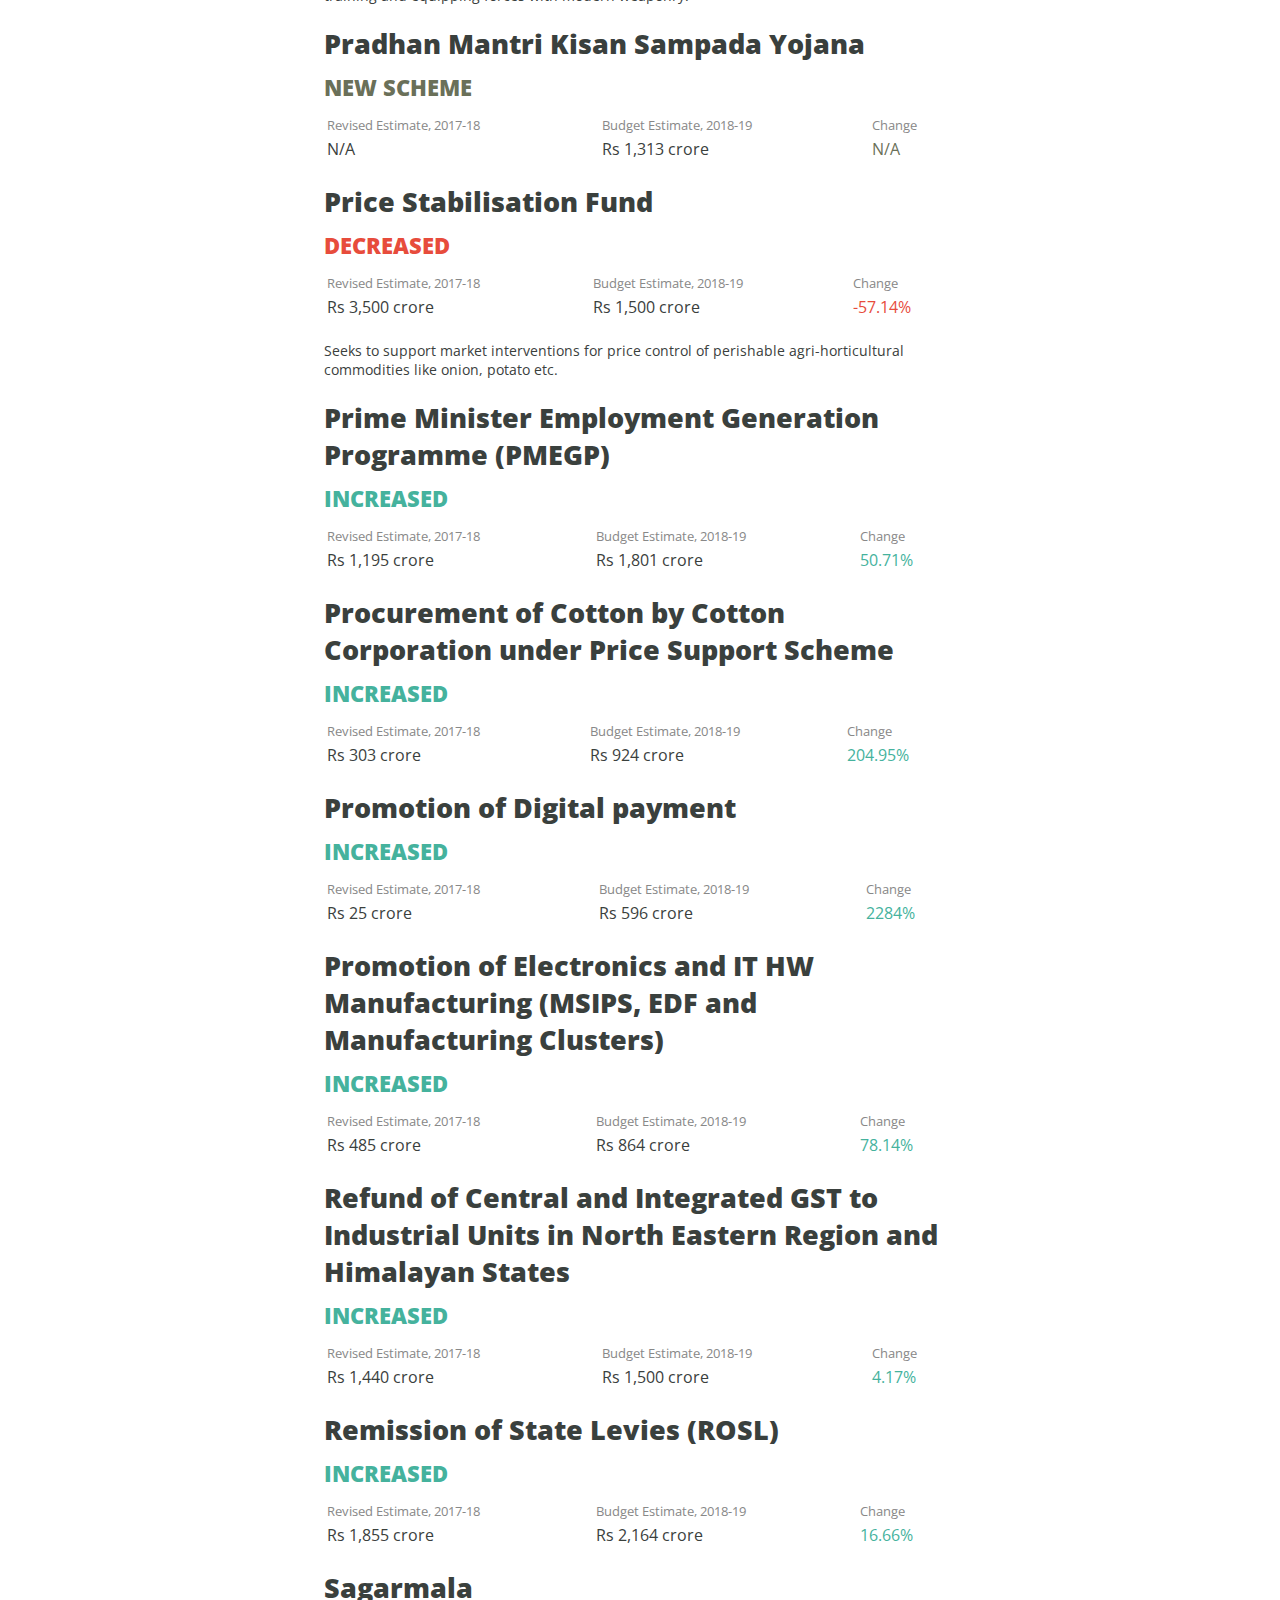
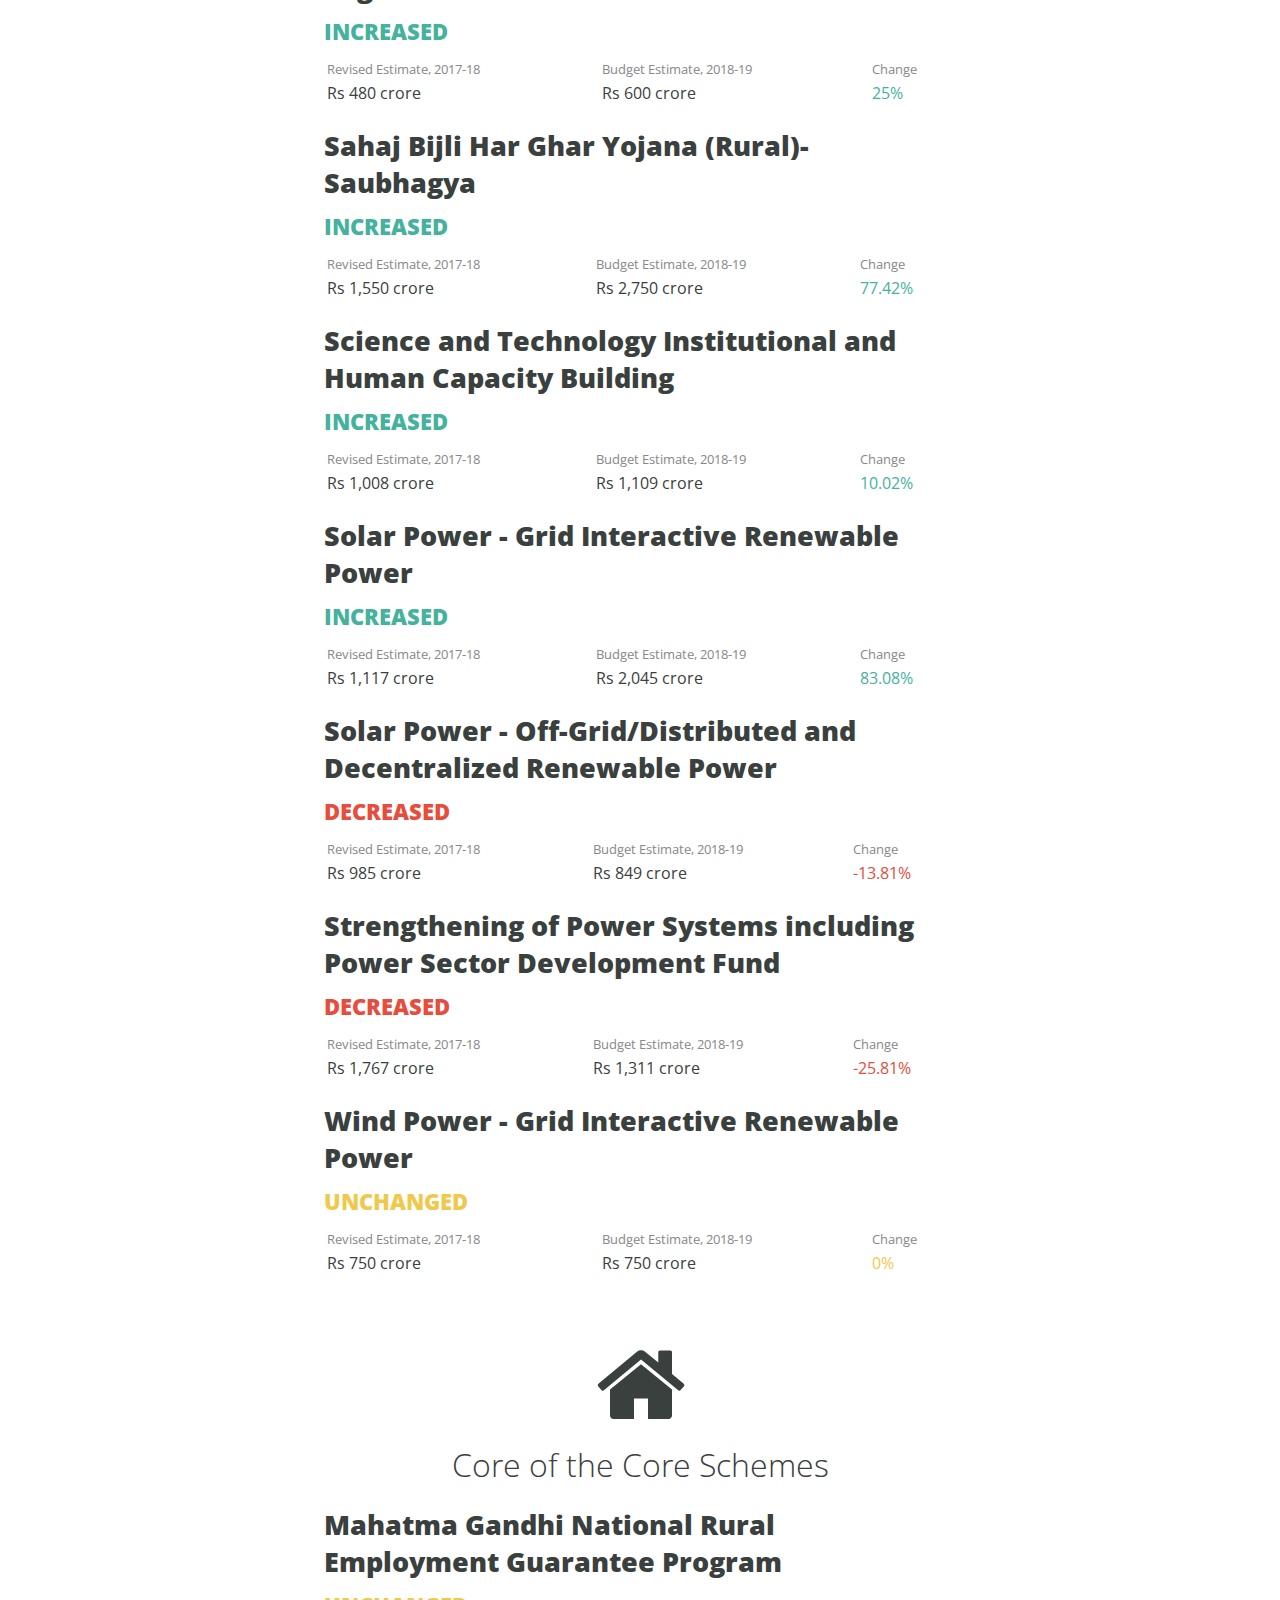
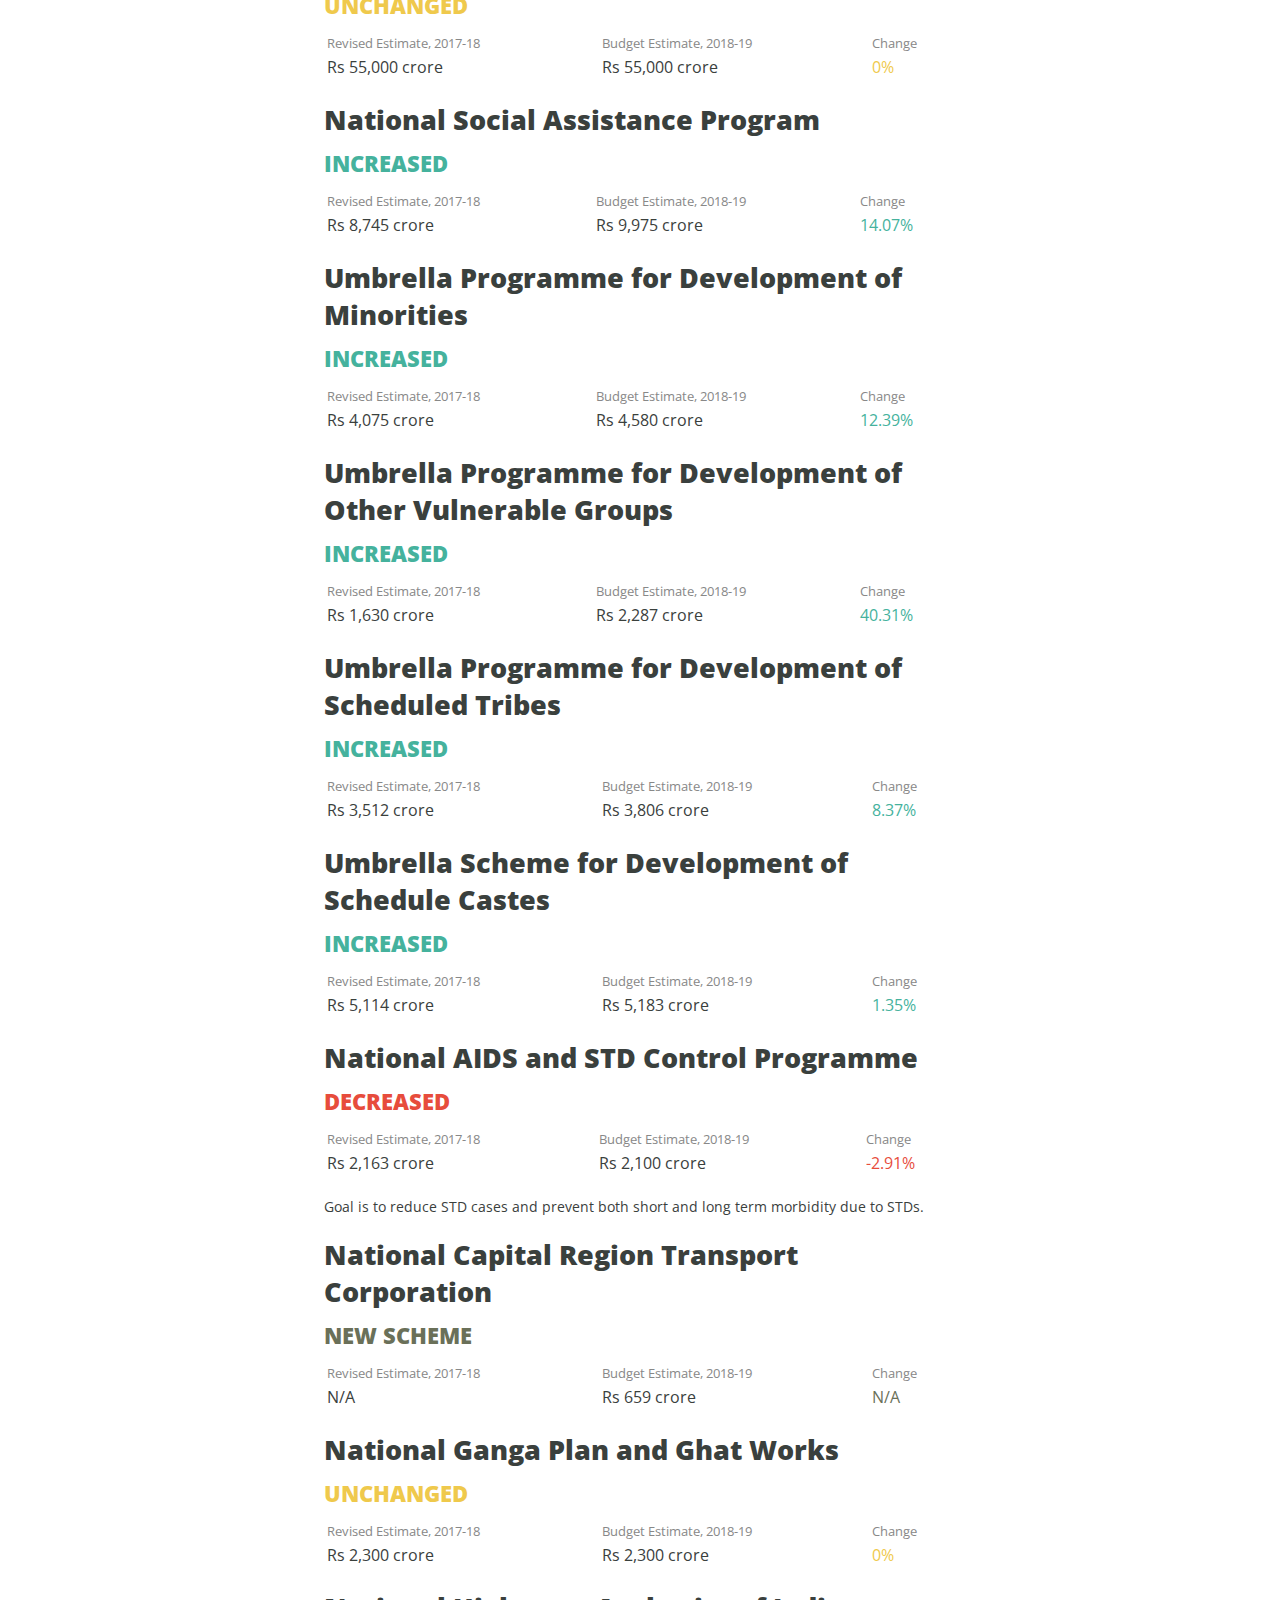
<file: union-budget-2018-all-schemes-complete-list/index.html>
<!DOCTYPE HTML PUBLIC "-//W3C//DTD HTML 4.01 Transitional//EN"
"https://www.w3.org/TR/html4/loose.dtd">
<html xmlns="https://www.w3.org/1999/xhtml">
	<head>
    <!-- Google Tag Manager -->
    <script>dataLayer=[{"section":"interactives"}];</script>
    <script>(function(w,d,s,l,i){w[l]=w[l]||[];w[l].push(
    {'gtm.start': new Date().getTime(),event:'gtm.js'}
    );var f=d.getElementsByTagName(s)[0],
    j=d.createElement(s),dl=l!='dataLayer'?'&l='+l:'';j.async=true;j.src=
    'https://www.googletagmanager.com/gtm.js?id='+i+dl;f.parentNode.insertBefore(j,f);
    })(window,document,'script','dataLayer','GTM-KSLPR3B');</script>
    <!-- End Google Tag Manager -->

		<!-- meta -->
		<meta http-equiv="Content-Type" content="text/html; charset=utf-8" />
		<meta http-equiv="X-UA-Compatible" content="IE=edge">
		<meta name="viewport" content="width=device-width, initial-scale=1">
		<title>What has the government done with the most important schemes? | Hindustan Times</title>

		<meta name="description" content="In the Union Budget 2018-19, most schemes have been bolstered, but some have been cut." />
		<meta name="keywords" content="budget, Union Budget 2017, budget schemes, Arun Jaitley, expenditure budget" />
		<link rel="canonical" content="https://www.hindustantimes.com/interactives/union-budget-2018-all-schemes-complete-list/" />

		<!-- facebook -->
		<meta property="og:description" content="In the Union Budget 2018-19, most schemes have been bolstered, but some have been cut." />
		<meta property="og:site_name" content="Hindustan Times" />
		<meta property="og:type" content="article" />
		<meta property="og:title" content="What has the government done with the most important schemes?" />
		<meta property="og:url" content="https://www.hindustantimes.com/interactives/union-budget-2018-all-schemes-complete-list/" />
		<meta property="og:image" content="https://www.hindustantimes.com/interactives/union-budget-2018-all-schemes-complete-list/img/cover-desktop.png" />
		<meta property="og:image:type" content="image/png" />
		<meta property="og:type" content="website" />

		<!-- twitter -->
		<meta name="twitter:card" content="summary_large_image" />
		<meta name="twitter:site" content="@htTweets" />
		<meta name="twitter:title" content="What has the government done with the most important schemes?" />
		<meta name="twitter:description" content="In the Union Budget 2018-19, most schemes have been bolstered, but some have been cut." />
		<meta name="twitter:image:src" content="https://www.hindustantimes.com/interactives/union-budget-2018-all-schemes-complete-list/img/cover-desktop.png" />

		<!-- favicon -->
    <link rel="shortcut icon" href="https://www.hindustantimes.com/res/img/app-images/HomePageV1/favicon.ico">

    <!-- google webfonts -->
    <link href="https://fonts.googleapis.com/css?family=Open+Sans:300,400,400i,800|PT+Serif:400,400i,700" rel="stylesheet">

		<!-- css cdns, use as needs -->
		<link rel="stylesheet" href="https://maxcdn.bootstrapcdn.com/bootstrap/3.3.6/css/bootstrap.min.css" integrity="sha384-1q8mTJOASx8j1Au+a5WDVnPi2lkFfwwEAa8hDDdjZlpLegxhjVME1fgjWPGmkzs7" crossorigin="anonymous">
		<link rel="stylesheet" href="https://cdnjs.cloudflare.com/ajax/libs/font-awesome/4.6.3/css/font-awesome.min.css" />
		<link rel="stylesheet" href="https://cdnjs.cloudflare.com/ajax/libs/font-awesome/4.6.3/fonts/FontAwesome.otf" />

		<!-- custom css -->
		<link rel="stylesheet" href="css/bundle.css" />

	</head>
	<body>
    <!-- Google Tag Manager (noscript) -->
    <noscript><iframe src="https://www.googletagmanager.com/ns.html?id=GTM-KSLPR3B"
    height="0" width="0" style="display:none;visibility:hidden"></iframe></noscript>
    <!-- End Google Tag Manager (noscript) -->

		<nav class="navbar navbar-inverse navbar-fixed-top">
			<div class="container-fluid">

				<div class="navbar-header">
					<a class="navbar-brand" href="https://www.hindustantimes.com/"><img src="img/logo.png" /></a>
				</div>

				<div class="navbar-share">
					<a class="facebook-share" onclick="window.open(this.href,'targetWindow','toolbar=no,location=no,status=no,menubar=no,scrollbars=yes,resizable=yes,width=600,height=300');return false;"><i class="fa fa-facebook" aria-hidden="true"></i></a><!-- -->
					<a class="twitter-share" onclick="window.open(this.href,'targetWindow','toolbar=no,location=no,status=no,menubar=no,scrollbars=yes,resizable=yes,width=600,height=300');return false;"><i class="fa fa-twitter" aria-hidden="true"></i></a>
				</div>

			</div>
		</nav>
		<div class="container-fluid">
			<div id="title-wrapper">
				<div class="superhead">Union Budget 2018-19</div>
				<div class="hed">What has the government done with the most important budget schemes?</div>
				<div class="subhed">In the Union Budget 2018-19, most schemes have been bolstered, but some have been cut. <span style="font-size:.8em"><a target="_blank" href="http://www.indiabudget.gov.in/ub2018-19/bag/bag7.pdf">View source [PDF]</a> | <a target="_blank" href="data/data.csv">Download data [CSV]</a> | <a href="https://www.hindustantimes.com/static/union-budget-2017/budget-schemes-dashboard/">View last year&rsquo;s schemes</a></span></div>
				<!-- <div class="byline">By Harry Stevens</div>
				<div class="date">1 February, 2017</div> -->

			</div>
			<div id="search-wrapper">
				<div id="search-instructions">Press enter or click/tap a scheme name to filter.</div>
				<input placeholder="Filter by scheme" id="search"></input>
				<div id="search-status">
					<div class="search-status-head">Or, filter by status:</div>
					<div class="option-status decreased" data-status="decreased">Decrease</div>
					<div class="option-status unchanged" data-status="unchanged">No change</div>
					<div class="option-status increased" data-status="increased">Increase</div>
					<div class="option-status new-scheme" data-status="new-scheme">New scheme</div>
				</div>
			</div>
			<div id="ministries-wrapper">
				<div id="no-matches">No schemes match your search.</div>
			</div>
		</div>
		<footer class="footer-basic-centered">
			<p class="footer-links">
				<a href="https://www.hindustantimes.com/">Home</a>
				&bull;
				<a href="https://www.hindustantimes.com/contact-us">Contact</a>
				&bull;
				<a href="https://www.hindustantimes.com/privacy-policy/">Privacy</a>
				&bull;
				<a href="https://www.hindustantimes.com/disclaimer">Disclaimer</a>
			</p>

			<p class="footer-company-name">
				HT Media Limited &copy; 2018
			</p>
		</footer>
		
		<script src="js/bundle.js"></script>

    <!-- analytics -->

    <script type="text/javascript">
      var _comscore=_comscore || [];
      _comscore.push({
        c1 : "2",
        c2 : "6035286"
      });
      (function() {
        var s=document.createElement("script"), el=document.getElementsByTagName("script")[0];
        s.async=true;
        s.src=(document.location.protocol == "https:" ? "https://sb" : "https://b") + ".scorecardresearch.com/beacon.js";
        el.parentNode.insertBefore(s, el);
      })();
    </script>
    
    <script type='text/javascript'>
    var _sf_async_config=_sf_async_config || {};
    /** CONFIGURATION START **/
    _sf_async_config.uid=63228
    _sf_async_config.domain="hindustantimes.com";
    _sf_async_config.useCanonical=true;
    _sf_async_config.sections='ht-indepth';
    //CHANGE THIS
    _sf_async_config.authors='Harry Stevens';
    //CHANGE THIS
    /** CONFIGURATION END **/
    (function() {
      function loadChartbeat() {
        window._sf_endpt=(new Date()).getTime();
        var e=document.createElement('script');
        e.setAttribute('language', 'javascript');
        e.setAttribute('type', 'text/javascript');
        e.setAttribute('src', '//static.chartbeat.com/js/chartbeat.js');
        document.body.appendChild(e);
      }

      var oldonload=window.onload;
      window.onload=( typeof window.onload != 'function') ? loadChartbeat : function() {
        oldonload();
        loadChartbeat();
      };
    })();
    </script>

	</body>
</html>
</file>
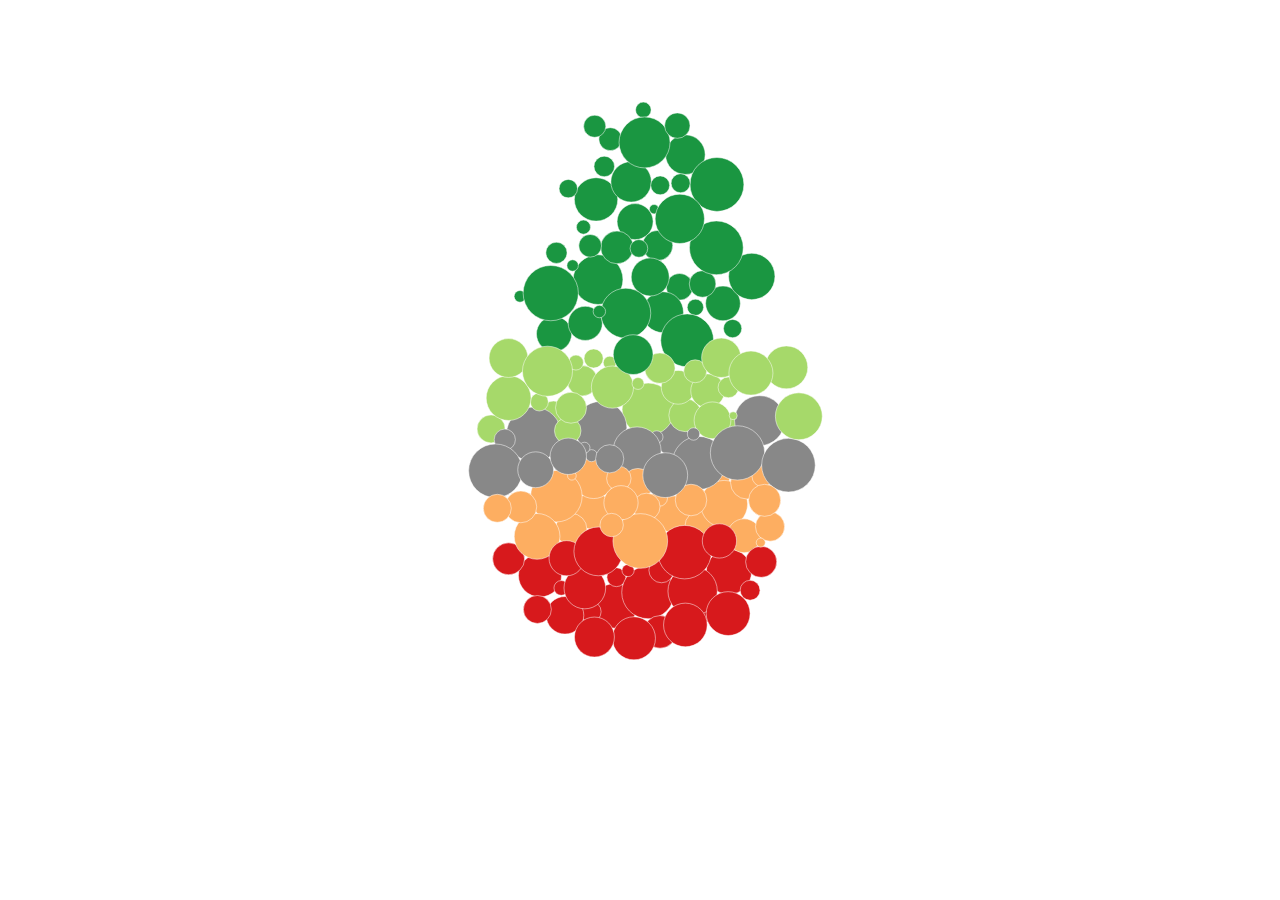
<file: force2.html>
<html>
  <head>
    <link rel="stylesheet" href="css/force.css" />
  </head>
  <body>
    <script src="js/d3.js"></script>
    <script src="js/jquery.js"></script>
    <script src="js/d3.moveto.js"></script>
    <script src="js/chroma.js"></script>
    <script src="js/strings.min.js"></script>
    <script src="js/force2.js"></script>
  </body>
</html>
</file>
<file: css/force.css>
body {
  margin: 0;
  font-family: "Helvetica Neue", sans-serif;
}

.circle {
  stroke: #fff;
  stroke-width: .5px;
}
.circle.highlight {
  stroke: #3a403d;
  stroke-width: 4px;
}

.tip {
  border-radius: 3px;
  box-shadow: 2px 2px 6px rgba(0, 0, 0, 0.5);
  background-color: #fff;
  border: 1px solid #ccc;
  position: fixed;
  padding: 5px;
  width: 265px;
}
.tip .name {
  font-size: .9em;
  font-weight: 700;
  margin-left: 2px;
}
.tip .ministry {
  color: #777;
  font-size: .8em;
  margin-left: 2px;
  margin-bottom: 8px;
}
.tip table {
  font-size: .8em;
  margin: 0;
  padding: 0;
}
.tip table td {
  width: 33.33%;
}
.tip table thead td {
  padding-bottom: 4px;
  border-bottom: 1px solid #eee;
}
.tip table tr.data {
  font-weight: 800;
  font-size: 1.1em;
}
.tip table tr td:first-child {
  padding-right: 10px;
}
.tip:before {
  z-index: 1;
  position: absolute;
  left: 50%;
  margin-left: -15px;
  content: '';
  width: 0;
  height: 0;
}
.tip.top:before {
  top: 98.1%;
  border-top: solid 10px #fff;
  border-left: solid 10px transparent;
  border-right: solid 10px transparent;
}
.tip.bottom:before {
  bottom: 100%;
  border-bottom: solid 10px #fff;
  border-left: solid 10px transparent;
  border-right: solid 10px transparent;
}

.voronoi path {
  fill: transparent;
  stroke: none;
}
</file>
<file: css/bundle.css>
/*! jQuery UI - v1.12.0 - 2016-07-08
* http://jqueryui.com
* Includes: core.css, accordion.css, autocomplete.css, menu.css, button.css, controlgroup.css, checkboxradio.css, datepicker.css, dialog.css, draggable.css, resizable.css, progressbar.css, selectable.css, selectmenu.css, slider.css, sortable.css, spinner.css, tabs.css, tooltip.css, theme.css
* To view and modify this theme, visit http://jqueryui.com/themeroller/?ffDefault=Verdana%2CArial%2Csans-serif&fwDefault=normal&fsDefault=1.1em&cornerRadius=4px&bgColorHeader=cccccc&bgTextureHeader=highlight_soft&bgImgOpacityHeader=75&borderColorHeader=aaaaaa&fcHeader=222222&iconColorHeader=222222&bgColorContent=ffffff&bgTextureContent=flat&bgImgOpacityContent=75&borderColorContent=aaaaaa&fcContent=222222&iconColorContent=222222&bgColorDefault=e6e6e6&bgTextureDefault=glass&bgImgOpacityDefault=75&borderColorDefault=d3d3d3&fcDefault=555555&iconColorDefault=888888&bgColorHover=dadada&bgTextureHover=glass&bgImgOpacityHover=75&borderColorHover=999999&fcHover=212121&iconColorHover=454545&bgColorActive=ffffff&bgTextureActive=glass&bgImgOpacityActive=65&borderColorActive=aaaaaa&fcActive=212121&iconColorActive=454545&bgColorHighlight=fbf9ee&bgTextureHighlight=glass&bgImgOpacityHighlight=55&borderColorHighlight=fcefa1&fcHighlight=363636&iconColorHighlight=2e83ff&bgColorError=fef1ec&bgTextureError=glass&bgImgOpacityError=95&borderColorError=cd0a0a&fcError=cd0a0a&iconColorError=cd0a0a&bgColorOverlay=aaaaaa&bgTextureOverlay=flat&bgImgOpacityOverlay=0&opacityOverlay=30&bgColorShadow=aaaaaa&bgTextureShadow=flat&bgImgOpacityShadow=0&opacityShadow=30&thicknessShadow=8px&offsetTopShadow=-8px&offsetLeftShadow=-8px&cornerRadiusShadow=8px
* Copyright jQuery Foundation and other contributors; Licensed MIT */

.ui-helper-hidden{display:none}.ui-helper-hidden-accessible{border:0;clip:rect(0 0 0 0);height:1px;margin:-1px;overflow:hidden;padding:0;position:absolute;width:1px}.ui-helper-reset{margin:0;padding:0;border:0;outline:0;line-height:1.3;text-decoration:none;font-size:100%;list-style:none}.ui-helper-clearfix:before,.ui-helper-clearfix:after{content:"";display:table;border-collapse:collapse}.ui-helper-clearfix:after{clear:both}.ui-helper-zfix{width:100%;height:100%;top:0;left:0;position:absolute;opacity:0;filter:Alpha(Opacity=0)}.ui-front{z-index:100}.ui-state-disabled{cursor:default!important;pointer-events:none}.ui-icon{display:inline-block;vertical-align:middle;margin-top:-.25em;position:relative;text-indent:-99999px;overflow:hidden;background-repeat:no-repeat}.ui-widget-icon-block{left:50%;margin-left:-8px;display:block}.ui-widget-overlay{position:fixed;top:0;left:0;width:100%;height:100%}.ui-accordion .ui-accordion-header{display:block;cursor:pointer;position:relative;margin:2px 0 0 0;padding:.5em .5em .5em .7em;font-size:100%}.ui-accordion .ui-accordion-content{padding:1em 2.2em;border-top:0;overflow:auto}.ui-autocomplete{position:absolute;top:0;left:0;cursor:default}.ui-menu{list-style:none;padding:0;margin:0;display:block;outline:0}.ui-menu .ui-menu{position:absolute}.ui-menu .ui-menu-item{margin:0;cursor:pointer;list-style-image:url("[data-uri]")}.ui-menu .ui-menu-item-wrapper{position:relative;padding:3px 1em 3px .4em}.ui-menu .ui-menu-divider{margin:5px 0;height:0;font-size:0;line-height:0;border-width:1px 0 0 0}.ui-menu .ui-state-focus,.ui-menu .ui-state-active{margin:-1px}.ui-menu-icons{position:relative}.ui-menu-icons .ui-menu-item-wrapper{padding-left:2em}.ui-menu .ui-icon{position:absolute;top:0;bottom:0;left:.2em;margin:auto 0}.ui-menu .ui-menu-icon{left:auto;right:0}.ui-button{padding:.4em 1em;display:inline-block;position:relative;line-height:normal;margin-right:.1em;cursor:pointer;vertical-align:middle;text-align:center;-webkit-user-select:none;-moz-user-select:none;-ms-user-select:none;user-select:none;overflow:visible}.ui-button,.ui-button:link,.ui-button:visited,.ui-button:hover,.ui-button:active{text-decoration:none}.ui-button-icon-only{width:2em;box-sizing:border-box;text-indent:-9999px;white-space:nowrap}input.ui-button.ui-button-icon-only{text-indent:0}.ui-button-icon-only .ui-icon{position:absolute;top:50%;left:50%;margin-top:-8px;margin-left:-8px}.ui-button.ui-icon-notext .ui-icon{padding:0;width:2.1em;height:2.1em;text-indent:-9999px;white-space:nowrap}input.ui-button.ui-icon-notext .ui-icon{width:auto;height:auto;text-indent:0;white-space:normal;padding:.4em 1em}input.ui-button::-moz-focus-inner,button.ui-button::-moz-focus-inner{border:0;padding:0}.ui-controlgroup{vertical-align:middle;display:inline-block}.ui-controlgroup > .ui-controlgroup-item{float:left;margin-left:0;margin-right:0}.ui-controlgroup > .ui-controlgroup-item:focus,.ui-controlgroup > .ui-controlgroup-item.ui-visual-focus{z-index:9999}.ui-controlgroup-vertical > .ui-controlgroup-item{display:block;float:none;width:100%;margin-top:0;margin-bottom:0;text-align:left}.ui-controlgroup-vertical .ui-controlgroup-item{box-sizing:border-box}.ui-controlgroup .ui-controlgroup-label{padding:.4em 1em}.ui-controlgroup .ui-controlgroup-label span{font-size:80%}.ui-controlgroup-horizontal .ui-controlgroup-label + .ui-controlgroup-item{border-left:none}.ui-controlgroup-vertical .ui-controlgroup-label + .ui-controlgroup-item{border-top:none}.ui-controlgroup-horizontal .ui-controlgroup-label.ui-widget-content{border-right:none}.ui-controlgroup-vertical .ui-controlgroup-label.ui-widget-content{border-bottom:none}.ui-controlgroup-vertical .ui-spinner-input{width:75%;width:calc( 100% - 2.4em )}.ui-controlgroup-vertical .ui-spinner .ui-spinner-up{border-top-style:solid}.ui-checkboxradio-label .ui-icon-background{box-shadow:inset 1px 1px 1px #ccc;border-radius:.12em;border:none}.ui-checkboxradio-radio-label .ui-icon-background{width:16px;height:16px;border-radius:1em;overflow:visible;border:none}.ui-checkboxradio-radio-label.ui-checkboxradio-checked .ui-icon,.ui-checkboxradio-radio-label.ui-checkboxradio-checked:hover .ui-icon{background-image:none;width:8px;height:8px;border-width:4px;border-style:solid}.ui-checkboxradio-disabled{pointer-events:none}.ui-datepicker{width:17em;padding:.2em .2em 0;display:none}.ui-datepicker .ui-datepicker-header{position:relative;padding:.2em 0}.ui-datepicker .ui-datepicker-prev,.ui-datepicker .ui-datepicker-next{position:absolute;top:2px;width:1.8em;height:1.8em}.ui-datepicker .ui-datepicker-prev-hover,.ui-datepicker .ui-datepicker-next-hover{top:1px}.ui-datepicker .ui-datepicker-prev{left:2px}.ui-datepicker .ui-datepicker-next{right:2px}.ui-datepicker .ui-datepicker-prev-hover{left:1px}.ui-datepicker .ui-datepicker-next-hover{right:1px}.ui-datepicker .ui-datepicker-prev span,.ui-datepicker .ui-datepicker-next span{display:block;position:absolute;left:50%;margin-left:-8px;top:50%;margin-top:-8px}.ui-datepicker .ui-datepicker-title{margin:0 2.3em;line-height:1.8em;text-align:center}.ui-datepicker .ui-datepicker-title select{font-size:1em;margin:1px 0}.ui-datepicker select.ui-datepicker-month,.ui-datepicker select.ui-datepicker-year{width:45%}.ui-datepicker table{width:100%;font-size:.9em;border-collapse:collapse;margin:0 0 .4em}.ui-datepicker th{padding:.7em .3em;text-align:center;font-weight:bold;border:0}.ui-datepicker td{border:0;padding:1px}.ui-datepicker td span,.ui-datepicker td a{display:block;padding:.2em;text-align:right;text-decoration:none}.ui-datepicker .ui-datepicker-buttonpane{background-image:none;margin:.7em 0 0 0;padding:0 .2em;border-left:0;border-right:0;border-bottom:0}.ui-datepicker .ui-datepicker-buttonpane button{float:right;margin:.5em .2em .4em;cursor:pointer;padding:.2em .6em .3em .6em;width:auto;overflow:visible}.ui-datepicker .ui-datepicker-buttonpane button.ui-datepicker-current{float:left}.ui-datepicker.ui-datepicker-multi{width:auto}.ui-datepicker-multi .ui-datepicker-group{float:left}.ui-datepicker-multi .ui-datepicker-group table{width:95%;margin:0 auto .4em}.ui-datepicker-multi-2 .ui-datepicker-group{width:50%}.ui-datepicker-multi-3 .ui-datepicker-group{width:33.3%}.ui-datepicker-multi-4 .ui-datepicker-group{width:25%}.ui-datepicker-multi .ui-datepicker-group-last .ui-datepicker-header,.ui-datepicker-multi .ui-datepicker-group-middle .ui-datepicker-header{border-left-width:0}.ui-datepicker-multi .ui-datepicker-buttonpane{clear:left}.ui-datepicker-row-break{clear:both;width:100%;font-size:0}.ui-datepicker-rtl{direction:rtl}.ui-datepicker-rtl .ui-datepicker-prev{right:2px;left:auto}.ui-datepicker-rtl .ui-datepicker-next{left:2px;right:auto}.ui-datepicker-rtl .ui-datepicker-prev:hover{right:1px;left:auto}.ui-datepicker-rtl .ui-datepicker-next:hover{left:1px;right:auto}.ui-datepicker-rtl .ui-datepicker-buttonpane{clear:right}.ui-datepicker-rtl .ui-datepicker-buttonpane button{float:left}.ui-datepicker-rtl .ui-datepicker-buttonpane button.ui-datepicker-current,.ui-datepicker-rtl .ui-datepicker-group{float:right}.ui-datepicker-rtl .ui-datepicker-group-last .ui-datepicker-header,.ui-datepicker-rtl .ui-datepicker-group-middle .ui-datepicker-header{border-right-width:0;border-left-width:1px}.ui-datepicker .ui-icon{display:block;text-indent:-99999px;overflow:hidden;background-repeat:no-repeat;left:.5em;top:.3em}.ui-dialog{position:absolute;top:0;left:0;padding:.2em;outline:0}.ui-dialog .ui-dialog-titlebar{padding:.4em 1em;position:relative}.ui-dialog .ui-dialog-title{float:left;margin:.1em 0;white-space:nowrap;width:90%;overflow:hidden;text-overflow:ellipsis}.ui-dialog .ui-dialog-titlebar-close{position:absolute;right:.3em;top:50%;width:20px;margin:-10px 0 0 0;padding:1px;height:20px}.ui-dialog .ui-dialog-content{position:relative;border:0;padding:.5em 1em;background:none;overflow:auto}.ui-dialog .ui-dialog-buttonpane{text-align:left;border-width:1px 0 0 0;background-image:none;margin-top:.5em;padding:.3em 1em .5em .4em}.ui-dialog .ui-dialog-buttonpane .ui-dialog-buttonset{float:right}.ui-dialog .ui-dialog-buttonpane button{margin:.5em .4em .5em 0;cursor:pointer}.ui-dialog .ui-resizable-n{height:2px;top:0}.ui-dialog .ui-resizable-e{width:2px;right:0}.ui-dialog .ui-resizable-s{height:2px;bottom:0}.ui-dialog .ui-resizable-w{width:2px;left:0}.ui-dialog .ui-resizable-se,.ui-dialog .ui-resizable-sw,.ui-dialog .ui-resizable-ne,.ui-dialog .ui-resizable-nw{width:7px;height:7px}.ui-dialog .ui-resizable-se{right:0;bottom:0}.ui-dialog .ui-resizable-sw{left:0;bottom:0}.ui-dialog .ui-resizable-ne{right:0;top:0}.ui-dialog .ui-resizable-nw{left:0;top:0}.ui-draggable .ui-dialog-titlebar{cursor:move}.ui-draggable-handle{-ms-touch-action:none;touch-action:none}.ui-resizable{position:relative}.ui-resizable-handle{position:absolute;font-size:0.1px;display:block;-ms-touch-action:none;touch-action:none}.ui-resizable-disabled .ui-resizable-handle,.ui-resizable-autohide .ui-resizable-handle{display:none}.ui-resizable-n{cursor:n-resize;height:7px;width:100%;top:-5px;left:0}.ui-resizable-s{cursor:s-resize;height:7px;width:100%;bottom:-5px;left:0}.ui-resizable-e{cursor:e-resize;width:7px;right:-5px;top:0;height:100%}.ui-resizable-w{cursor:w-resize;width:7px;left:-5px;top:0;height:100%}.ui-resizable-se{cursor:se-resize;width:12px;height:12px;right:1px;bottom:1px}.ui-resizable-sw{cursor:sw-resize;width:9px;height:9px;left:-5px;bottom:-5px}.ui-resizable-nw{cursor:nw-resize;width:9px;height:9px;left:-5px;top:-5px}.ui-resizable-ne{cursor:ne-resize;width:9px;height:9px;right:-5px;top:-5px}.ui-progressbar{height:2em;text-align:left;overflow:hidden}.ui-progressbar .ui-progressbar-value{margin:-1px;height:100%}.ui-progressbar .ui-progressbar-overlay{background:url("[data-uri]");height:100%;filter:alpha(opacity=25);opacity:0.25}.ui-progressbar-indeterminate .ui-progressbar-value{background-image:none}.ui-selectable{-ms-touch-action:none;touch-action:none}.ui-selectable-helper{position:absolute;z-index:100;border:1px dotted black}.ui-selectmenu-menu{padding:0;margin:0;position:absolute;top:0;left:0;display:none}.ui-selectmenu-menu .ui-menu{overflow:auto;overflow-x:hidden;padding-bottom:1px}.ui-selectmenu-menu .ui-menu .ui-selectmenu-optgroup{font-size:1em;font-weight:bold;line-height:1.5;padding:2px 0.4em;margin:0.5em 0 0 0;height:auto;border:0}.ui-selectmenu-open{display:block}.ui-selectmenu-text{display:block;margin-right:20px;overflow:hidden;text-overflow:ellipsis}.ui-selectmenu-button.ui-button{text-align:left;white-space:nowrap;width:14em}.ui-selectmenu-icon.ui-icon{float:right;margin-top:0}.ui-slider{position:relative;text-align:left}.ui-slider .ui-slider-handle{position:absolute;z-index:2;width:1.2em;height:1.2em;cursor:default;-ms-touch-action:none;touch-action:none}.ui-slider .ui-slider-range{position:absolute;z-index:1;font-size:.7em;display:block;border:0;background-position:0 0}.ui-slider.ui-state-disabled .ui-slider-handle,.ui-slider.ui-state-disabled .ui-slider-range{filter:inherit}.ui-slider-horizontal{height:.8em}.ui-slider-horizontal .ui-slider-handle{top:-.3em;margin-left:-.6em}.ui-slider-horizontal .ui-slider-range{top:0;height:100%}.ui-slider-horizontal .ui-slider-range-min{left:0}.ui-slider-horizontal .ui-slider-range-max{right:0}.ui-slider-vertical{width:.8em;height:100px}.ui-slider-vertical .ui-slider-handle{left:-.3em;margin-left:0;margin-bottom:-.6em}.ui-slider-vertical .ui-slider-range{left:0;width:100%}.ui-slider-vertical .ui-slider-range-min{bottom:0}.ui-slider-vertical .ui-slider-range-max{top:0}.ui-sortable-handle{-ms-touch-action:none;touch-action:none}.ui-spinner{position:relative;display:inline-block;overflow:hidden;padding:0;vertical-align:middle}.ui-spinner-input{border:none;background:none;color:inherit;padding:.222em 0;margin:.2em 0;vertical-align:middle;margin-left:.4em;margin-right:2em}.ui-spinner-button{width:1.6em;height:50%;font-size:.5em;padding:0;margin:0;text-align:center;position:absolute;cursor:default;display:block;overflow:hidden;right:0}.ui-spinner a.ui-spinner-button{border-top-style:none;border-bottom-style:none;border-right-style:none}.ui-spinner-up{top:0}.ui-spinner-down{bottom:0}.ui-tabs{position:relative;padding:.2em}.ui-tabs .ui-tabs-nav{margin:0;padding:.2em .2em 0}.ui-tabs .ui-tabs-nav li{list-style:none;float:left;position:relative;top:0;margin:1px .2em 0 0;border-bottom-width:0;padding:0;white-space:nowrap}.ui-tabs .ui-tabs-nav .ui-tabs-anchor{float:left;padding:.5em 1em;text-decoration:none}.ui-tabs .ui-tabs-nav li.ui-tabs-active{margin-bottom:-1px;padding-bottom:1px}.ui-tabs .ui-tabs-nav li.ui-tabs-active .ui-tabs-anchor,.ui-tabs .ui-tabs-nav li.ui-state-disabled .ui-tabs-anchor,.ui-tabs .ui-tabs-nav li.ui-tabs-loading .ui-tabs-anchor{cursor:text}.ui-tabs-collapsible .ui-tabs-nav li.ui-tabs-active .ui-tabs-anchor{cursor:pointer}.ui-tabs .ui-tabs-panel{display:block;border-width:0;padding:1em 1.4em;background:none}.ui-tooltip{padding:8px;position:absolute;z-index:9999;max-width:300px}body .ui-tooltip{border-width:2px}.ui-widget{font-family:Verdana,Arial,sans-serif;font-size:1.1em}.ui-widget .ui-widget{font-size:1em}.ui-widget input,.ui-widget select,.ui-widget textarea,.ui-widget button{font-family:Verdana,Arial,sans-serif;font-size:1em}.ui-widget.ui-widget-content{border:1px solid #d3d3d3}.ui-widget-content{border:1px solid #aaa;background:#fff;color:#222}.ui-widget-content a{color:#222}.ui-widget-header{border:1px solid #aaa;background:#ccc url("images/ui-bg_highlight-soft_75_cccccc_1x100.png") 50% 50% repeat-x;color:#222;font-weight:bold}.ui-widget-header a{color:#222}.ui-state-default,.ui-widget-content .ui-state-default,.ui-widget-header .ui-state-default,.ui-button,html .ui-button.ui-state-disabled:hover,html .ui-button.ui-state-disabled:active{border:1px solid #d3d3d3;background:#e6e6e6 url("images/ui-bg_glass_75_e6e6e6_1x400.png") 50% 50% repeat-x;font-weight:normal;color:#555}.ui-state-default a,.ui-state-default a:link,.ui-state-default a:visited,a.ui-button,a:link.ui-button,a:visited.ui-button,.ui-button{color:#555;text-decoration:none}.ui-state-hover,.ui-widget-content .ui-state-hover,.ui-widget-header .ui-state-hover,.ui-state-focus,.ui-widget-content .ui-state-focus,.ui-widget-header .ui-state-focus,.ui-button:hover,.ui-button:focus{border:1px solid #999;background:#dadada url("images/ui-bg_glass_75_dadada_1x400.png") 50% 50% repeat-x;font-weight:normal;color:#212121}.ui-state-hover a,.ui-state-hover a:hover,.ui-state-hover a:link,.ui-state-hover a:visited,.ui-state-focus a,.ui-state-focus a:hover,.ui-state-focus a:link,.ui-state-focus a:visited,a.ui-button:hover,a.ui-button:focus{color:#212121;text-decoration:none}.ui-visual-focus{box-shadow:0 0 3px 1px rgb(94,158,214)}.ui-state-active,.ui-widget-content .ui-state-active,.ui-widget-header .ui-state-active,a.ui-button:active,.ui-button:active,.ui-button.ui-state-active:hover{border:1px solid #aaa;background:#fff url("images/ui-bg_glass_65_ffffff_1x400.png") 50% 50% repeat-x;font-weight:normal;color:#212121}.ui-icon-background,.ui-state-active .ui-icon-background{border:#aaa;background-color:#212121}.ui-state-active a,.ui-state-active a:link,.ui-state-active a:visited{color:#212121;text-decoration:none}.ui-state-highlight,.ui-widget-content .ui-state-highlight,.ui-widget-header .ui-state-highlight{border:1px solid #fcefa1;background:#fbf9ee url("images/ui-bg_glass_55_fbf9ee_1x400.png") 50% 50% repeat-x;color:#363636}.ui-state-checked{border:1px solid #fcefa1;background:#fbf9ee}.ui-state-highlight a,.ui-widget-content .ui-state-highlight a,.ui-widget-header .ui-state-highlight a{color:#363636}.ui-state-error,.ui-widget-content .ui-state-error,.ui-widget-header .ui-state-error{border:1px solid #cd0a0a;background:#fef1ec url("images/ui-bg_glass_95_fef1ec_1x400.png") 50% 50% repeat-x;color:#cd0a0a}.ui-state-error a,.ui-widget-content .ui-state-error a,.ui-widget-header .ui-state-error a{color:#cd0a0a}.ui-state-error-text,.ui-widget-content .ui-state-error-text,.ui-widget-header .ui-state-error-text{color:#cd0a0a}.ui-priority-primary,.ui-widget-content .ui-priority-primary,.ui-widget-header .ui-priority-primary{font-weight:bold}.ui-priority-secondary,.ui-widget-content .ui-priority-secondary,.ui-widget-header .ui-priority-secondary{opacity:.7;filter:Alpha(Opacity=70);font-weight:normal}.ui-state-disabled,.ui-widget-content .ui-state-disabled,.ui-widget-header .ui-state-disabled{opacity:.35;filter:Alpha(Opacity=35);background-image:none}.ui-state-disabled .ui-icon{filter:Alpha(Opacity=35)}.ui-icon{width:16px;height:16px}.ui-icon,.ui-widget-content .ui-icon{background-image:url("images/ui-icons_222222_256x240.png")}.ui-widget-header .ui-icon{background-image:url("images/ui-icons_222222_256x240.png")}.ui-button .ui-icon{background-image:url("images/ui-icons_888888_256x240.png")}.ui-state-hover .ui-icon,.ui-state-focus .ui-icon,.ui-button:hover .ui-icon,.ui-button:focus .ui-icon,.ui-state-default .ui-icon{background-image:url("images/ui-icons_454545_256x240.png")}.ui-state-active .ui-icon,.ui-button:active .ui-icon{background-image:url("images/ui-icons_454545_256x240.png")}.ui-state-highlight .ui-icon,.ui-button .ui-state-highlight.ui-icon{background-image:url("images/ui-icons_2e83ff_256x240.png")}.ui-state-error .ui-icon,.ui-state-error-text .ui-icon{background-image:url("images/ui-icons_cd0a0a_256x240.png")}.ui-icon-blank{background-position:16px 16px}.ui-icon-caret-1-n{background-position:0 0}.ui-icon-caret-1-ne{background-position:-16px 0}.ui-icon-caret-1-e{background-position:-32px 0}.ui-icon-caret-1-se{background-position:-48px 0}.ui-icon-caret-1-s{background-position:-65px 0}.ui-icon-caret-1-sw{background-position:-80px 0}.ui-icon-caret-1-w{background-position:-96px 0}.ui-icon-caret-1-nw{background-position:-112px 0}.ui-icon-caret-2-n-s{background-position:-128px 0}.ui-icon-caret-2-e-w{background-position:-144px 0}.ui-icon-triangle-1-n{background-position:0 -16px}.ui-icon-triangle-1-ne{background-position:-16px -16px}.ui-icon-triangle-1-e{background-position:-32px -16px}.ui-icon-triangle-1-se{background-position:-48px -16px}.ui-icon-triangle-1-s{background-position:-65px -16px}.ui-icon-triangle-1-sw{background-position:-80px -16px}.ui-icon-triangle-1-w{background-position:-96px -16px}.ui-icon-triangle-1-nw{background-position:-112px -16px}.ui-icon-triangle-2-n-s{background-position:-128px -16px}.ui-icon-triangle-2-e-w{background-position:-144px -16px}.ui-icon-arrow-1-n{background-position:0 -32px}.ui-icon-arrow-1-ne{background-position:-16px -32px}.ui-icon-arrow-1-e{background-position:-32px -32px}.ui-icon-arrow-1-se{background-position:-48px -32px}.ui-icon-arrow-1-s{background-position:-65px -32px}.ui-icon-arrow-1-sw{background-position:-80px -32px}.ui-icon-arrow-1-w{background-position:-96px -32px}.ui-icon-arrow-1-nw{background-position:-112px -32px}.ui-icon-arrow-2-n-s{background-position:-128px -32px}.ui-icon-arrow-2-ne-sw{background-position:-144px -32px}.ui-icon-arrow-2-e-w{background-position:-160px -32px}.ui-icon-arrow-2-se-nw{background-position:-176px -32px}.ui-icon-arrowstop-1-n{background-position:-192px -32px}.ui-icon-arrowstop-1-e{background-position:-208px -32px}.ui-icon-arrowstop-1-s{background-position:-224px -32px}.ui-icon-arrowstop-1-w{background-position:-240px -32px}.ui-icon-arrowthick-1-n{background-position:1px -48px}.ui-icon-arrowthick-1-ne{background-position:-16px -48px}.ui-icon-arrowthick-1-e{background-position:-32px -48px}.ui-icon-arrowthick-1-se{background-position:-48px -48px}.ui-icon-arrowthick-1-s{background-position:-64px -48px}.ui-icon-arrowthick-1-sw{background-position:-80px -48px}.ui-icon-arrowthick-1-w{background-position:-96px -48px}.ui-icon-arrowthick-1-nw{background-position:-112px -48px}.ui-icon-arrowthick-2-n-s{background-position:-128px -48px}.ui-icon-arrowthick-2-ne-sw{background-position:-144px -48px}.ui-icon-arrowthick-2-e-w{background-position:-160px -48px}.ui-icon-arrowthick-2-se-nw{background-position:-176px -48px}.ui-icon-arrowthickstop-1-n{background-position:-192px -48px}.ui-icon-arrowthickstop-1-e{background-position:-208px -48px}.ui-icon-arrowthickstop-1-s{background-position:-224px -48px}.ui-icon-arrowthickstop-1-w{background-position:-240px -48px}.ui-icon-arrowreturnthick-1-w{background-position:0 -64px}.ui-icon-arrowreturnthick-1-n{background-position:-16px -64px}.ui-icon-arrowreturnthick-1-e{background-position:-32px -64px}.ui-icon-arrowreturnthick-1-s{background-position:-48px -64px}.ui-icon-arrowreturn-1-w{background-position:-64px -64px}.ui-icon-arrowreturn-1-n{background-position:-80px -64px}.ui-icon-arrowreturn-1-e{background-position:-96px -64px}.ui-icon-arrowreturn-1-s{background-position:-112px -64px}.ui-icon-arrowrefresh-1-w{background-position:-128px -64px}.ui-icon-arrowrefresh-1-n{background-position:-144px -64px}.ui-icon-arrowrefresh-1-e{background-position:-160px -64px}.ui-icon-arrowrefresh-1-s{background-position:-176px -64px}.ui-icon-arrow-4{background-position:0 -80px}.ui-icon-arrow-4-diag{background-position:-16px -80px}.ui-icon-extlink{background-position:-32px -80px}.ui-icon-newwin{background-position:-48px -80px}.ui-icon-refresh{background-position:-64px -80px}.ui-icon-shuffle{background-position:-80px -80px}.ui-icon-transfer-e-w{background-position:-96px -80px}.ui-icon-transferthick-e-w{background-position:-112px -80px}.ui-icon-folder-collapsed{background-position:0 -96px}.ui-icon-folder-open{background-position:-16px -96px}.ui-icon-document{background-position:-32px -96px}.ui-icon-document-b{background-position:-48px -96px}.ui-icon-note{background-position:-64px -96px}.ui-icon-mail-closed{background-position:-80px -96px}.ui-icon-mail-open{background-position:-96px -96px}.ui-icon-suitcase{background-position:-112px -96px}.ui-icon-comment{background-position:-128px -96px}.ui-icon-person{background-position:-144px -96px}.ui-icon-print{background-position:-160px -96px}.ui-icon-trash{background-position:-176px -96px}.ui-icon-locked{background-position:-192px -96px}.ui-icon-unlocked{background-position:-208px -96px}.ui-icon-bookmark{background-position:-224px -96px}.ui-icon-tag{background-position:-240px -96px}.ui-icon-home{background-position:0 -112px}.ui-icon-flag{background-position:-16px -112px}.ui-icon-calendar{background-position:-32px -112px}.ui-icon-cart{background-position:-48px -112px}.ui-icon-pencil{background-position:-64px -112px}.ui-icon-clock{background-position:-80px -112px}.ui-icon-disk{background-position:-96px -112px}.ui-icon-calculator{background-position:-112px -112px}.ui-icon-zoomin{background-position:-128px -112px}.ui-icon-zoomout{background-position:-144px -112px}.ui-icon-search{background-position:-160px -112px}.ui-icon-wrench{background-position:-176px -112px}.ui-icon-gear{background-position:-192px -112px}.ui-icon-heart{background-position:-208px -112px}.ui-icon-star{background-position:-224px -112px}.ui-icon-link{background-position:-240px -112px}.ui-icon-cancel{background-position:0 -128px}.ui-icon-plus{background-position:-16px -128px}.ui-icon-plusthick{background-position:-32px -128px}.ui-icon-minus{background-position:-48px -128px}.ui-icon-minusthick{background-position:-64px -128px}.ui-icon-close{background-position:-80px -128px}.ui-icon-closethick{background-position:-96px -128px}.ui-icon-key{background-position:-112px -128px}.ui-icon-lightbulb{background-position:-128px -128px}.ui-icon-scissors{background-position:-144px -128px}.ui-icon-clipboard{background-position:-160px -128px}.ui-icon-copy{background-position:-176px -128px}.ui-icon-contact{background-position:-192px -128px}.ui-icon-image{background-position:-208px -128px}.ui-icon-video{background-position:-224px -128px}.ui-icon-script{background-position:-240px -128px}.ui-icon-alert{background-position:0 -144px}.ui-icon-info{background-position:-16px -144px}.ui-icon-notice{background-position:-32px -144px}.ui-icon-help{background-position:-48px -144px}.ui-icon-check{background-position:-64px -144px}.ui-icon-bullet{background-position:-80px -144px}.ui-icon-radio-on{background-position:-96px -144px}.ui-icon-radio-off{background-position:-112px -144px}.ui-icon-pin-w{background-position:-128px -144px}.ui-icon-pin-s{background-position:-144px -144px}.ui-icon-play{background-position:0 -160px}.ui-icon-pause{background-position:-16px -160px}.ui-icon-seek-next{background-position:-32px -160px}.ui-icon-seek-prev{background-position:-48px -160px}.ui-icon-seek-end{background-position:-64px -160px}.ui-icon-seek-start{background-position:-80px -160px}.ui-icon-seek-first{background-position:-80px -160px}.ui-icon-stop{background-position:-96px -160px}.ui-icon-eject{background-position:-112px -160px}.ui-icon-volume-off{background-position:-128px -160px}.ui-icon-volume-on{background-position:-144px -160px}.ui-icon-power{background-position:0 -176px}.ui-icon-signal-diag{background-position:-16px -176px}.ui-icon-signal{background-position:-32px -176px}.ui-icon-battery-0{background-position:-48px -176px}.ui-icon-battery-1{background-position:-64px -176px}.ui-icon-battery-2{background-position:-80px -176px}.ui-icon-battery-3{background-position:-96px -176px}.ui-icon-circle-plus{background-position:0 -192px}.ui-icon-circle-minus{background-position:-16px -192px}.ui-icon-circle-close{background-position:-32px -192px}.ui-icon-circle-triangle-e{background-position:-48px -192px}.ui-icon-circle-triangle-s{background-position:-64px -192px}.ui-icon-circle-triangle-w{background-position:-80px -192px}.ui-icon-circle-triangle-n{background-position:-96px -192px}.ui-icon-circle-arrow-e{background-position:-112px -192px}.ui-icon-circle-arrow-s{background-position:-128px -192px}.ui-icon-circle-arrow-w{background-position:-144px -192px}.ui-icon-circle-arrow-n{background-position:-160px -192px}.ui-icon-circle-zoomin{background-position:-176px -192px}.ui-icon-circle-zoomout{background-position:-192px -192px}.ui-icon-circle-check{background-position:-208px -192px}.ui-icon-circlesmall-plus{background-position:0 -208px}.ui-icon-circlesmall-minus{background-position:-16px -208px}.ui-icon-circlesmall-close{background-position:-32px -208px}.ui-icon-squaresmall-plus{background-position:-48px -208px}.ui-icon-squaresmall-minus{background-position:-64px -208px}.ui-icon-squaresmall-close{background-position:-80px -208px}.ui-icon-grip-dotted-vertical{background-position:0 -224px}.ui-icon-grip-dotted-horizontal{background-position:-16px -224px}.ui-icon-grip-solid-vertical{background-position:-32px -224px}.ui-icon-grip-solid-horizontal{background-position:-48px -224px}.ui-icon-gripsmall-diagonal-se{background-position:-64px -224px}.ui-icon-grip-diagonal-se{background-position:-80px -224px}.ui-corner-all,.ui-corner-top,.ui-corner-left,.ui-corner-tl{border-top-left-radius:4px}.ui-corner-all,.ui-corner-top,.ui-corner-right,.ui-corner-tr{border-top-right-radius:4px}.ui-corner-all,.ui-corner-bottom,.ui-corner-left,.ui-corner-bl{border-bottom-left-radius:4px}.ui-corner-all,.ui-corner-bottom,.ui-corner-right,.ui-corner-br{border-bottom-right-radius:4px}.ui-widget-overlay{background:#aaa;opacity:.3;filter:Alpha(Opacity=30)}.ui-widget-shadow{-webkit-box-shadow:-8px -8px 8px #aaa;box-shadow:-8px -8px 8px #aaa}

.ui-autocomplete-category {
  font-weight: bold;
  padding: .2em .4em;
  margin: .1em 0 .2em;
  line-height: 1.5;
  font-size: .8em;
}
.ui-menu .ui-menu-item-wrapper {
  font-size: .8em;
}

body{overflow-x:hidden;margin-top:40px;font-size:16px;font-family:"Open Sans",sans-serif;color:#3a403d;background:#fff}.navbar{height:40px;min-height:40px;border-radius:0;border:0}.navbar-brand{height:40px;padding-top:10px;z-index:1000}.navbar-brand img{width:190px}.navbar-title{display:none}.navbar-share{padding-top:5px;float:right;font-size:20px}.navbar-share a{color:#9d9d9d;text-decoration:none}.navbar-share a:hover{color:#fff}.navbar-share i{margin-left:15px}.copy{font-family:"PT Serif",serif;font-weight:300;font-size:1.1em;line-height:1.7em}.related-wrapper{font-weight:400}.related-wrapper a{cursor:pointer}.related-title{margin-top:20px;border-top:2px solid #3a403d;padding-top:5px;padding-bottom:5px;font-size:1.8em;font-weight:900}.related-story-image-wrapper{margin-bottom:5px}.related-story-headline{font-size:1.1em}.related-story-dateline{font-size:.9em;color:#777}footer{margin-bottom:-30px}.footer-basic-centered{background-color:#222;color:#fff;box-shadow:0 1px 1px 0 rgba(0,0,0,0.12);box-sizing:border-box;width:100%;text-align:center;font:normal 18px 'Open Sans',sans-serif;padding:40px;margin-top:40px}footer a{color:#fff !important}@media only screen and (max-width:768px){.navbar-share{margin-top:-35px;padding-top:0}}@media only screen and (max-width:480px){.navbar-brand img{width:35px;margin-left:-5px;margin-top:-4px}.related-story{margin-bottom:30px}.copy{font-size:1em}}

#title-wrapper{margin:40px auto 0;text-align:center;width:50%}#title-wrapper .hed{font-size:2.2em;font-family:"PT Serif",serif;font-weight:700;line-height:1.2em;margin-bottom:10px}#title-wrapper .subhed{margin-bottom:20px;font-size:1.22em}#title-wrapper .byline{font-size:1.1em;margin-bottom:5px}#title-wrapper .intro{margin-top:20px}#search-wrapper{margin:40px auto 0;width:50%;background:#fff}#search-instructions{font-size:.7em;color:#888;margin-bottom:2px}#search{width:100%;padding:5px 10px;border-radius:5px;border:1px solid #eee}#no-matches{display:none}#search-status{text-align:center;margin:5px auto 0;display:table}#search-status .search-status-head{font-size:1.1em;margin-bottom:4px}#search-status .option-status{color:#888;float:left;padding:5px 10px;border:1px solid #eee;box-shadow:0 1px 2px rgba(0,0,0,.08);cursor:pointer;background:#fff;user-select:none;-webkit-user-select:none;-moz-user-select:none;-o-user-select:none}#search-status .option-status:hover{border-color:#ccc #ccc #bbb;box-shadow:0 1px 2px rgba(0,0,0,.15);color:#666}#search-status .option-status:nth-child(2){border-radius:5px 0 0 5px}#search-status .option-status:last-child{border-radius:0 5px 5px 0}#search-status .option-status.active{color:#3a403d;background:#f0f0f0;border-color:#bbb #ccc #ccc;box-shadow:none}.affix{top:0;left:25%;padding:8px}#ministries-wrapper{margin:40px auto 80px;width:50%}.ministry{margin-bottom:60px}.ministry .ministry-icon{margin-bottom:10px;font-size:6em;text-align:center}.ministry .ministry-name{text-align:center;font-weight:300;font-size:2em;margin-bottom:20px}.scheme{margin-top:10px;margin-bottom:20px}.scheme .scheme-name{text-align:left;margin-bottom:10px;font-weight:800;font-size:1.7em}.scheme .scheme-status{font-size:1.4em;font-weight:800;margin-bottom:10px}.decreased{color:#e74c3c!important}.unchanged{color:#efc94c!important}.increased{color:#45b29d!important}.new-scheme{color:#6a7059!important}.scheme .scheme-table{width:100%;margin-bottom:20px}.scheme .scheme-table thead{width:33.333333%;font-size:.8em;color:#888}.scheme .scheme-description{font-size:.9em}.superhead{color:#2880b9;font-size:1.5em;margin-bottom:20px;font-weight:700}@media only screen and (max-width:992px){#ministries-wrapper,#search-wrapper,#title-wrapper{width:67%}.affix{left:16.5%}}@media only screen and (max-width:768px){#ministries-wrapper,#search-wrapper,#title-wrapper{width:100%}.affix{left:0}#search-status .option-status{font-size:.6em}}
</file>
<file: union-budget-2018-all-schemes-complete-list/css/bundle.css>
/*! jQuery UI - v1.12.0 - 2016-07-08
* http://jqueryui.com
* Includes: core.css, accordion.css, autocomplete.css, menu.css, button.css, controlgroup.css, checkboxradio.css, datepicker.css, dialog.css, draggable.css, resizable.css, progressbar.css, selectable.css, selectmenu.css, slider.css, sortable.css, spinner.css, tabs.css, tooltip.css, theme.css
* To view and modify this theme, visit http://jqueryui.com/themeroller/?ffDefault=Verdana%2CArial%2Csans-serif&fwDefault=normal&fsDefault=1.1em&cornerRadius=4px&bgColorHeader=cccccc&bgTextureHeader=highlight_soft&bgImgOpacityHeader=75&borderColorHeader=aaaaaa&fcHeader=222222&iconColorHeader=222222&bgColorContent=ffffff&bgTextureContent=flat&bgImgOpacityContent=75&borderColorContent=aaaaaa&fcContent=222222&iconColorContent=222222&bgColorDefault=e6e6e6&bgTextureDefault=glass&bgImgOpacityDefault=75&borderColorDefault=d3d3d3&fcDefault=555555&iconColorDefault=888888&bgColorHover=dadada&bgTextureHover=glass&bgImgOpacityHover=75&borderColorHover=999999&fcHover=212121&iconColorHover=454545&bgColorActive=ffffff&bgTextureActive=glass&bgImgOpacityActive=65&borderColorActive=aaaaaa&fcActive=212121&iconColorActive=454545&bgColorHighlight=fbf9ee&bgTextureHighlight=glass&bgImgOpacityHighlight=55&borderColorHighlight=fcefa1&fcHighlight=363636&iconColorHighlight=2e83ff&bgColorError=fef1ec&bgTextureError=glass&bgImgOpacityError=95&borderColorError=cd0a0a&fcError=cd0a0a&iconColorError=cd0a0a&bgColorOverlay=aaaaaa&bgTextureOverlay=flat&bgImgOpacityOverlay=0&opacityOverlay=30&bgColorShadow=aaaaaa&bgTextureShadow=flat&bgImgOpacityShadow=0&opacityShadow=30&thicknessShadow=8px&offsetTopShadow=-8px&offsetLeftShadow=-8px&cornerRadiusShadow=8px
* Copyright jQuery Foundation and other contributors; Licensed MIT */

.ui-helper-hidden{display:none}.ui-helper-hidden-accessible{border:0;clip:rect(0 0 0 0);height:1px;margin:-1px;overflow:hidden;padding:0;position:absolute;width:1px}.ui-helper-reset{margin:0;padding:0;border:0;outline:0;line-height:1.3;text-decoration:none;font-size:100%;list-style:none}.ui-helper-clearfix:before,.ui-helper-clearfix:after{content:"";display:table;border-collapse:collapse}.ui-helper-clearfix:after{clear:both}.ui-helper-zfix{width:100%;height:100%;top:0;left:0;position:absolute;opacity:0;filter:Alpha(Opacity=0)}.ui-front{z-index:100}.ui-state-disabled{cursor:default!important;pointer-events:none}.ui-icon{display:inline-block;vertical-align:middle;margin-top:-.25em;position:relative;text-indent:-99999px;overflow:hidden;background-repeat:no-repeat}.ui-widget-icon-block{left:50%;margin-left:-8px;display:block}.ui-widget-overlay{position:fixed;top:0;left:0;width:100%;height:100%}.ui-accordion .ui-accordion-header{display:block;cursor:pointer;position:relative;margin:2px 0 0 0;padding:.5em .5em .5em .7em;font-size:100%}.ui-accordion .ui-accordion-content{padding:1em 2.2em;border-top:0;overflow:auto}.ui-autocomplete{position:absolute;top:0;left:0;cursor:default}.ui-menu{list-style:none;padding:0;margin:0;display:block;outline:0}.ui-menu .ui-menu{position:absolute}.ui-menu .ui-menu-item{margin:0;cursor:pointer;list-style-image:url("[data-uri]")}.ui-menu .ui-menu-item-wrapper{position:relative;padding:3px 1em 3px .4em}.ui-menu .ui-menu-divider{margin:5px 0;height:0;font-size:0;line-height:0;border-width:1px 0 0 0}.ui-menu .ui-state-focus,.ui-menu .ui-state-active{margin:-1px}.ui-menu-icons{position:relative}.ui-menu-icons .ui-menu-item-wrapper{padding-left:2em}.ui-menu .ui-icon{position:absolute;top:0;bottom:0;left:.2em;margin:auto 0}.ui-menu .ui-menu-icon{left:auto;right:0}.ui-button{padding:.4em 1em;display:inline-block;position:relative;line-height:normal;margin-right:.1em;cursor:pointer;vertical-align:middle;text-align:center;-webkit-user-select:none;-moz-user-select:none;-ms-user-select:none;user-select:none;overflow:visible}.ui-button,.ui-button:link,.ui-button:visited,.ui-button:hover,.ui-button:active{text-decoration:none}.ui-button-icon-only{width:2em;box-sizing:border-box;text-indent:-9999px;white-space:nowrap}input.ui-button.ui-button-icon-only{text-indent:0}.ui-button-icon-only .ui-icon{position:absolute;top:50%;left:50%;margin-top:-8px;margin-left:-8px}.ui-button.ui-icon-notext .ui-icon{padding:0;width:2.1em;height:2.1em;text-indent:-9999px;white-space:nowrap}input.ui-button.ui-icon-notext .ui-icon{width:auto;height:auto;text-indent:0;white-space:normal;padding:.4em 1em}input.ui-button::-moz-focus-inner,button.ui-button::-moz-focus-inner{border:0;padding:0}.ui-controlgroup{vertical-align:middle;display:inline-block}.ui-controlgroup > .ui-controlgroup-item{float:left;margin-left:0;margin-right:0}.ui-controlgroup > .ui-controlgroup-item:focus,.ui-controlgroup > .ui-controlgroup-item.ui-visual-focus{z-index:9999}.ui-controlgroup-vertical > .ui-controlgroup-item{display:block;float:none;width:100%;margin-top:0;margin-bottom:0;text-align:left}.ui-controlgroup-vertical .ui-controlgroup-item{box-sizing:border-box}.ui-controlgroup .ui-controlgroup-label{padding:.4em 1em}.ui-controlgroup .ui-controlgroup-label span{font-size:80%}.ui-controlgroup-horizontal .ui-controlgroup-label + .ui-controlgroup-item{border-left:none}.ui-controlgroup-vertical .ui-controlgroup-label + .ui-controlgroup-item{border-top:none}.ui-controlgroup-horizontal .ui-controlgroup-label.ui-widget-content{border-right:none}.ui-controlgroup-vertical .ui-controlgroup-label.ui-widget-content{border-bottom:none}.ui-controlgroup-vertical .ui-spinner-input{width:75%;width:calc( 100% - 2.4em )}.ui-controlgroup-vertical .ui-spinner .ui-spinner-up{border-top-style:solid}.ui-checkboxradio-label .ui-icon-background{box-shadow:inset 1px 1px 1px #ccc;border-radius:.12em;border:none}.ui-checkboxradio-radio-label .ui-icon-background{width:16px;height:16px;border-radius:1em;overflow:visible;border:none}.ui-checkboxradio-radio-label.ui-checkboxradio-checked .ui-icon,.ui-checkboxradio-radio-label.ui-checkboxradio-checked:hover .ui-icon{background-image:none;width:8px;height:8px;border-width:4px;border-style:solid}.ui-checkboxradio-disabled{pointer-events:none}.ui-datepicker{width:17em;padding:.2em .2em 0;display:none}.ui-datepicker .ui-datepicker-header{position:relative;padding:.2em 0}.ui-datepicker .ui-datepicker-prev,.ui-datepicker .ui-datepicker-next{position:absolute;top:2px;width:1.8em;height:1.8em}.ui-datepicker .ui-datepicker-prev-hover,.ui-datepicker .ui-datepicker-next-hover{top:1px}.ui-datepicker .ui-datepicker-prev{left:2px}.ui-datepicker .ui-datepicker-next{right:2px}.ui-datepicker .ui-datepicker-prev-hover{left:1px}.ui-datepicker .ui-datepicker-next-hover{right:1px}.ui-datepicker .ui-datepicker-prev span,.ui-datepicker .ui-datepicker-next span{display:block;position:absolute;left:50%;margin-left:-8px;top:50%;margin-top:-8px}.ui-datepicker .ui-datepicker-title{margin:0 2.3em;line-height:1.8em;text-align:center}.ui-datepicker .ui-datepicker-title select{font-size:1em;margin:1px 0}.ui-datepicker select.ui-datepicker-month,.ui-datepicker select.ui-datepicker-year{width:45%}.ui-datepicker table{width:100%;font-size:.9em;border-collapse:collapse;margin:0 0 .4em}.ui-datepicker th{padding:.7em .3em;text-align:center;font-weight:bold;border:0}.ui-datepicker td{border:0;padding:1px}.ui-datepicker td span,.ui-datepicker td a{display:block;padding:.2em;text-align:right;text-decoration:none}.ui-datepicker .ui-datepicker-buttonpane{background-image:none;margin:.7em 0 0 0;padding:0 .2em;border-left:0;border-right:0;border-bottom:0}.ui-datepicker .ui-datepicker-buttonpane button{float:right;margin:.5em .2em .4em;cursor:pointer;padding:.2em .6em .3em .6em;width:auto;overflow:visible}.ui-datepicker .ui-datepicker-buttonpane button.ui-datepicker-current{float:left}.ui-datepicker.ui-datepicker-multi{width:auto}.ui-datepicker-multi .ui-datepicker-group{float:left}.ui-datepicker-multi .ui-datepicker-group table{width:95%;margin:0 auto .4em}.ui-datepicker-multi-2 .ui-datepicker-group{width:50%}.ui-datepicker-multi-3 .ui-datepicker-group{width:33.3%}.ui-datepicker-multi-4 .ui-datepicker-group{width:25%}.ui-datepicker-multi .ui-datepicker-group-last .ui-datepicker-header,.ui-datepicker-multi .ui-datepicker-group-middle .ui-datepicker-header{border-left-width:0}.ui-datepicker-multi .ui-datepicker-buttonpane{clear:left}.ui-datepicker-row-break{clear:both;width:100%;font-size:0}.ui-datepicker-rtl{direction:rtl}.ui-datepicker-rtl .ui-datepicker-prev{right:2px;left:auto}.ui-datepicker-rtl .ui-datepicker-next{left:2px;right:auto}.ui-datepicker-rtl .ui-datepicker-prev:hover{right:1px;left:auto}.ui-datepicker-rtl .ui-datepicker-next:hover{left:1px;right:auto}.ui-datepicker-rtl .ui-datepicker-buttonpane{clear:right}.ui-datepicker-rtl .ui-datepicker-buttonpane button{float:left}.ui-datepicker-rtl .ui-datepicker-buttonpane button.ui-datepicker-current,.ui-datepicker-rtl .ui-datepicker-group{float:right}.ui-datepicker-rtl .ui-datepicker-group-last .ui-datepicker-header,.ui-datepicker-rtl .ui-datepicker-group-middle .ui-datepicker-header{border-right-width:0;border-left-width:1px}.ui-datepicker .ui-icon{display:block;text-indent:-99999px;overflow:hidden;background-repeat:no-repeat;left:.5em;top:.3em}.ui-dialog{position:absolute;top:0;left:0;padding:.2em;outline:0}.ui-dialog .ui-dialog-titlebar{padding:.4em 1em;position:relative}.ui-dialog .ui-dialog-title{float:left;margin:.1em 0;white-space:nowrap;width:90%;overflow:hidden;text-overflow:ellipsis}.ui-dialog .ui-dialog-titlebar-close{position:absolute;right:.3em;top:50%;width:20px;margin:-10px 0 0 0;padding:1px;height:20px}.ui-dialog .ui-dialog-content{position:relative;border:0;padding:.5em 1em;background:none;overflow:auto}.ui-dialog .ui-dialog-buttonpane{text-align:left;border-width:1px 0 0 0;background-image:none;margin-top:.5em;padding:.3em 1em .5em .4em}.ui-dialog .ui-dialog-buttonpane .ui-dialog-buttonset{float:right}.ui-dialog .ui-dialog-buttonpane button{margin:.5em .4em .5em 0;cursor:pointer}.ui-dialog .ui-resizable-n{height:2px;top:0}.ui-dialog .ui-resizable-e{width:2px;right:0}.ui-dialog .ui-resizable-s{height:2px;bottom:0}.ui-dialog .ui-resizable-w{width:2px;left:0}.ui-dialog .ui-resizable-se,.ui-dialog .ui-resizable-sw,.ui-dialog .ui-resizable-ne,.ui-dialog .ui-resizable-nw{width:7px;height:7px}.ui-dialog .ui-resizable-se{right:0;bottom:0}.ui-dialog .ui-resizable-sw{left:0;bottom:0}.ui-dialog .ui-resizable-ne{right:0;top:0}.ui-dialog .ui-resizable-nw{left:0;top:0}.ui-draggable .ui-dialog-titlebar{cursor:move}.ui-draggable-handle{-ms-touch-action:none;touch-action:none}.ui-resizable{position:relative}.ui-resizable-handle{position:absolute;font-size:0.1px;display:block;-ms-touch-action:none;touch-action:none}.ui-resizable-disabled .ui-resizable-handle,.ui-resizable-autohide .ui-resizable-handle{display:none}.ui-resizable-n{cursor:n-resize;height:7px;width:100%;top:-5px;left:0}.ui-resizable-s{cursor:s-resize;height:7px;width:100%;bottom:-5px;left:0}.ui-resizable-e{cursor:e-resize;width:7px;right:-5px;top:0;height:100%}.ui-resizable-w{cursor:w-resize;width:7px;left:-5px;top:0;height:100%}.ui-resizable-se{cursor:se-resize;width:12px;height:12px;right:1px;bottom:1px}.ui-resizable-sw{cursor:sw-resize;width:9px;height:9px;left:-5px;bottom:-5px}.ui-resizable-nw{cursor:nw-resize;width:9px;height:9px;left:-5px;top:-5px}.ui-resizable-ne{cursor:ne-resize;width:9px;height:9px;right:-5px;top:-5px}.ui-progressbar{height:2em;text-align:left;overflow:hidden}.ui-progressbar .ui-progressbar-value{margin:-1px;height:100%}.ui-progressbar .ui-progressbar-overlay{background:url("[data-uri]");height:100%;filter:alpha(opacity=25);opacity:0.25}.ui-progressbar-indeterminate .ui-progressbar-value{background-image:none}.ui-selectable{-ms-touch-action:none;touch-action:none}.ui-selectable-helper{position:absolute;z-index:100;border:1px dotted black}.ui-selectmenu-menu{padding:0;margin:0;position:absolute;top:0;left:0;display:none}.ui-selectmenu-menu .ui-menu{overflow:auto;overflow-x:hidden;padding-bottom:1px}.ui-selectmenu-menu .ui-menu .ui-selectmenu-optgroup{font-size:1em;font-weight:bold;line-height:1.5;padding:2px 0.4em;margin:0.5em 0 0 0;height:auto;border:0}.ui-selectmenu-open{display:block}.ui-selectmenu-text{display:block;margin-right:20px;overflow:hidden;text-overflow:ellipsis}.ui-selectmenu-button.ui-button{text-align:left;white-space:nowrap;width:14em}.ui-selectmenu-icon.ui-icon{float:right;margin-top:0}.ui-slider{position:relative;text-align:left}.ui-slider .ui-slider-handle{position:absolute;z-index:2;width:1.2em;height:1.2em;cursor:default;-ms-touch-action:none;touch-action:none}.ui-slider .ui-slider-range{position:absolute;z-index:1;font-size:.7em;display:block;border:0;background-position:0 0}.ui-slider.ui-state-disabled .ui-slider-handle,.ui-slider.ui-state-disabled .ui-slider-range{filter:inherit}.ui-slider-horizontal{height:.8em}.ui-slider-horizontal .ui-slider-handle{top:-.3em;margin-left:-.6em}.ui-slider-horizontal .ui-slider-range{top:0;height:100%}.ui-slider-horizontal .ui-slider-range-min{left:0}.ui-slider-horizontal .ui-slider-range-max{right:0}.ui-slider-vertical{width:.8em;height:100px}.ui-slider-vertical .ui-slider-handle{left:-.3em;margin-left:0;margin-bottom:-.6em}.ui-slider-vertical .ui-slider-range{left:0;width:100%}.ui-slider-vertical .ui-slider-range-min{bottom:0}.ui-slider-vertical .ui-slider-range-max{top:0}.ui-sortable-handle{-ms-touch-action:none;touch-action:none}.ui-spinner{position:relative;display:inline-block;overflow:hidden;padding:0;vertical-align:middle}.ui-spinner-input{border:none;background:none;color:inherit;padding:.222em 0;margin:.2em 0;vertical-align:middle;margin-left:.4em;margin-right:2em}.ui-spinner-button{width:1.6em;height:50%;font-size:.5em;padding:0;margin:0;text-align:center;position:absolute;cursor:default;display:block;overflow:hidden;right:0}.ui-spinner a.ui-spinner-button{border-top-style:none;border-bottom-style:none;border-right-style:none}.ui-spinner-up{top:0}.ui-spinner-down{bottom:0}.ui-tabs{position:relative;padding:.2em}.ui-tabs .ui-tabs-nav{margin:0;padding:.2em .2em 0}.ui-tabs .ui-tabs-nav li{list-style:none;float:left;position:relative;top:0;margin:1px .2em 0 0;border-bottom-width:0;padding:0;white-space:nowrap}.ui-tabs .ui-tabs-nav .ui-tabs-anchor{float:left;padding:.5em 1em;text-decoration:none}.ui-tabs .ui-tabs-nav li.ui-tabs-active{margin-bottom:-1px;padding-bottom:1px}.ui-tabs .ui-tabs-nav li.ui-tabs-active .ui-tabs-anchor,.ui-tabs .ui-tabs-nav li.ui-state-disabled .ui-tabs-anchor,.ui-tabs .ui-tabs-nav li.ui-tabs-loading .ui-tabs-anchor{cursor:text}.ui-tabs-collapsible .ui-tabs-nav li.ui-tabs-active .ui-tabs-anchor{cursor:pointer}.ui-tabs .ui-tabs-panel{display:block;border-width:0;padding:1em 1.4em;background:none}.ui-tooltip{padding:8px;position:absolute;z-index:9999;max-width:300px}body .ui-tooltip{border-width:2px}.ui-widget{font-family:Verdana,Arial,sans-serif;font-size:1.1em}.ui-widget .ui-widget{font-size:1em}.ui-widget input,.ui-widget select,.ui-widget textarea,.ui-widget button{font-family:Verdana,Arial,sans-serif;font-size:1em}.ui-widget.ui-widget-content{border:1px solid #d3d3d3}.ui-widget-content{border:1px solid #aaa;background:#fff;color:#222}.ui-widget-content a{color:#222}.ui-widget-header{border:1px solid #aaa;background:#ccc url("images/ui-bg_highlight-soft_75_cccccc_1x100.png") 50% 50% repeat-x;color:#222;font-weight:bold}.ui-widget-header a{color:#222}.ui-state-default,.ui-widget-content .ui-state-default,.ui-widget-header .ui-state-default,.ui-button,html .ui-button.ui-state-disabled:hover,html .ui-button.ui-state-disabled:active{border:1px solid #d3d3d3;background:#e6e6e6 url("images/ui-bg_glass_75_e6e6e6_1x400.png") 50% 50% repeat-x;font-weight:normal;color:#555}.ui-state-default a,.ui-state-default a:link,.ui-state-default a:visited,a.ui-button,a:link.ui-button,a:visited.ui-button,.ui-button{color:#555;text-decoration:none}.ui-state-hover,.ui-widget-content .ui-state-hover,.ui-widget-header .ui-state-hover,.ui-state-focus,.ui-widget-content .ui-state-focus,.ui-widget-header .ui-state-focus,.ui-button:hover,.ui-button:focus{border:1px solid #999;background:#dadada url("images/ui-bg_glass_75_dadada_1x400.png") 50% 50% repeat-x;font-weight:normal;color:#212121}.ui-state-hover a,.ui-state-hover a:hover,.ui-state-hover a:link,.ui-state-hover a:visited,.ui-state-focus a,.ui-state-focus a:hover,.ui-state-focus a:link,.ui-state-focus a:visited,a.ui-button:hover,a.ui-button:focus{color:#212121;text-decoration:none}.ui-visual-focus{box-shadow:0 0 3px 1px rgb(94,158,214)}.ui-state-active,.ui-widget-content .ui-state-active,.ui-widget-header .ui-state-active,a.ui-button:active,.ui-button:active,.ui-button.ui-state-active:hover{border:1px solid #aaa;background:#fff url("images/ui-bg_glass_65_ffffff_1x400.png") 50% 50% repeat-x;font-weight:normal;color:#212121}.ui-icon-background,.ui-state-active .ui-icon-background{border:#aaa;background-color:#212121}.ui-state-active a,.ui-state-active a:link,.ui-state-active a:visited{color:#212121;text-decoration:none}.ui-state-highlight,.ui-widget-content .ui-state-highlight,.ui-widget-header .ui-state-highlight{border:1px solid #fcefa1;background:#fbf9ee url("images/ui-bg_glass_55_fbf9ee_1x400.png") 50% 50% repeat-x;color:#363636}.ui-state-checked{border:1px solid #fcefa1;background:#fbf9ee}.ui-state-highlight a,.ui-widget-content .ui-state-highlight a,.ui-widget-header .ui-state-highlight a{color:#363636}.ui-state-error,.ui-widget-content .ui-state-error,.ui-widget-header .ui-state-error{border:1px solid #cd0a0a;background:#fef1ec url("images/ui-bg_glass_95_fef1ec_1x400.png") 50% 50% repeat-x;color:#cd0a0a}.ui-state-error a,.ui-widget-content .ui-state-error a,.ui-widget-header .ui-state-error a{color:#cd0a0a}.ui-state-error-text,.ui-widget-content .ui-state-error-text,.ui-widget-header .ui-state-error-text{color:#cd0a0a}.ui-priority-primary,.ui-widget-content .ui-priority-primary,.ui-widget-header .ui-priority-primary{font-weight:bold}.ui-priority-secondary,.ui-widget-content .ui-priority-secondary,.ui-widget-header .ui-priority-secondary{opacity:.7;filter:Alpha(Opacity=70);font-weight:normal}.ui-state-disabled,.ui-widget-content .ui-state-disabled,.ui-widget-header .ui-state-disabled{opacity:.35;filter:Alpha(Opacity=35);background-image:none}.ui-state-disabled .ui-icon{filter:Alpha(Opacity=35)}.ui-icon{width:16px;height:16px}.ui-icon,.ui-widget-content .ui-icon{background-image:url("images/ui-icons_222222_256x240.png")}.ui-widget-header .ui-icon{background-image:url("images/ui-icons_222222_256x240.png")}.ui-button .ui-icon{background-image:url("images/ui-icons_888888_256x240.png")}.ui-state-hover .ui-icon,.ui-state-focus .ui-icon,.ui-button:hover .ui-icon,.ui-button:focus .ui-icon,.ui-state-default .ui-icon{background-image:url("images/ui-icons_454545_256x240.png")}.ui-state-active .ui-icon,.ui-button:active .ui-icon{background-image:url("images/ui-icons_454545_256x240.png")}.ui-state-highlight .ui-icon,.ui-button .ui-state-highlight.ui-icon{background-image:url("images/ui-icons_2e83ff_256x240.png")}.ui-state-error .ui-icon,.ui-state-error-text .ui-icon{background-image:url("images/ui-icons_cd0a0a_256x240.png")}.ui-icon-blank{background-position:16px 16px}.ui-icon-caret-1-n{background-position:0 0}.ui-icon-caret-1-ne{background-position:-16px 0}.ui-icon-caret-1-e{background-position:-32px 0}.ui-icon-caret-1-se{background-position:-48px 0}.ui-icon-caret-1-s{background-position:-65px 0}.ui-icon-caret-1-sw{background-position:-80px 0}.ui-icon-caret-1-w{background-position:-96px 0}.ui-icon-caret-1-nw{background-position:-112px 0}.ui-icon-caret-2-n-s{background-position:-128px 0}.ui-icon-caret-2-e-w{background-position:-144px 0}.ui-icon-triangle-1-n{background-position:0 -16px}.ui-icon-triangle-1-ne{background-position:-16px -16px}.ui-icon-triangle-1-e{background-position:-32px -16px}.ui-icon-triangle-1-se{background-position:-48px -16px}.ui-icon-triangle-1-s{background-position:-65px -16px}.ui-icon-triangle-1-sw{background-position:-80px -16px}.ui-icon-triangle-1-w{background-position:-96px -16px}.ui-icon-triangle-1-nw{background-position:-112px -16px}.ui-icon-triangle-2-n-s{background-position:-128px -16px}.ui-icon-triangle-2-e-w{background-position:-144px -16px}.ui-icon-arrow-1-n{background-position:0 -32px}.ui-icon-arrow-1-ne{background-position:-16px -32px}.ui-icon-arrow-1-e{background-position:-32px -32px}.ui-icon-arrow-1-se{background-position:-48px -32px}.ui-icon-arrow-1-s{background-position:-65px -32px}.ui-icon-arrow-1-sw{background-position:-80px -32px}.ui-icon-arrow-1-w{background-position:-96px -32px}.ui-icon-arrow-1-nw{background-position:-112px -32px}.ui-icon-arrow-2-n-s{background-position:-128px -32px}.ui-icon-arrow-2-ne-sw{background-position:-144px -32px}.ui-icon-arrow-2-e-w{background-position:-160px -32px}.ui-icon-arrow-2-se-nw{background-position:-176px -32px}.ui-icon-arrowstop-1-n{background-position:-192px -32px}.ui-icon-arrowstop-1-e{background-position:-208px -32px}.ui-icon-arrowstop-1-s{background-position:-224px -32px}.ui-icon-arrowstop-1-w{background-position:-240px -32px}.ui-icon-arrowthick-1-n{background-position:1px -48px}.ui-icon-arrowthick-1-ne{background-position:-16px -48px}.ui-icon-arrowthick-1-e{background-position:-32px -48px}.ui-icon-arrowthick-1-se{background-position:-48px -48px}.ui-icon-arrowthick-1-s{background-position:-64px -48px}.ui-icon-arrowthick-1-sw{background-position:-80px -48px}.ui-icon-arrowthick-1-w{background-position:-96px -48px}.ui-icon-arrowthick-1-nw{background-position:-112px -48px}.ui-icon-arrowthick-2-n-s{background-position:-128px -48px}.ui-icon-arrowthick-2-ne-sw{background-position:-144px -48px}.ui-icon-arrowthick-2-e-w{background-position:-160px -48px}.ui-icon-arrowthick-2-se-nw{background-position:-176px -48px}.ui-icon-arrowthickstop-1-n{background-position:-192px -48px}.ui-icon-arrowthickstop-1-e{background-position:-208px -48px}.ui-icon-arrowthickstop-1-s{background-position:-224px -48px}.ui-icon-arrowthickstop-1-w{background-position:-240px -48px}.ui-icon-arrowreturnthick-1-w{background-position:0 -64px}.ui-icon-arrowreturnthick-1-n{background-position:-16px -64px}.ui-icon-arrowreturnthick-1-e{background-position:-32px -64px}.ui-icon-arrowreturnthick-1-s{background-position:-48px -64px}.ui-icon-arrowreturn-1-w{background-position:-64px -64px}.ui-icon-arrowreturn-1-n{background-position:-80px -64px}.ui-icon-arrowreturn-1-e{background-position:-96px -64px}.ui-icon-arrowreturn-1-s{background-position:-112px -64px}.ui-icon-arrowrefresh-1-w{background-position:-128px -64px}.ui-icon-arrowrefresh-1-n{background-position:-144px -64px}.ui-icon-arrowrefresh-1-e{background-position:-160px -64px}.ui-icon-arrowrefresh-1-s{background-position:-176px -64px}.ui-icon-arrow-4{background-position:0 -80px}.ui-icon-arrow-4-diag{background-position:-16px -80px}.ui-icon-extlink{background-position:-32px -80px}.ui-icon-newwin{background-position:-48px -80px}.ui-icon-refresh{background-position:-64px -80px}.ui-icon-shuffle{background-position:-80px -80px}.ui-icon-transfer-e-w{background-position:-96px -80px}.ui-icon-transferthick-e-w{background-position:-112px -80px}.ui-icon-folder-collapsed{background-position:0 -96px}.ui-icon-folder-open{background-position:-16px -96px}.ui-icon-document{background-position:-32px -96px}.ui-icon-document-b{background-position:-48px -96px}.ui-icon-note{background-position:-64px -96px}.ui-icon-mail-closed{background-position:-80px -96px}.ui-icon-mail-open{background-position:-96px -96px}.ui-icon-suitcase{background-position:-112px -96px}.ui-icon-comment{background-position:-128px -96px}.ui-icon-person{background-position:-144px -96px}.ui-icon-print{background-position:-160px -96px}.ui-icon-trash{background-position:-176px -96px}.ui-icon-locked{background-position:-192px -96px}.ui-icon-unlocked{background-position:-208px -96px}.ui-icon-bookmark{background-position:-224px -96px}.ui-icon-tag{background-position:-240px -96px}.ui-icon-home{background-position:0 -112px}.ui-icon-flag{background-position:-16px -112px}.ui-icon-calendar{background-position:-32px -112px}.ui-icon-cart{background-position:-48px -112px}.ui-icon-pencil{background-position:-64px -112px}.ui-icon-clock{background-position:-80px -112px}.ui-icon-disk{background-position:-96px -112px}.ui-icon-calculator{background-position:-112px -112px}.ui-icon-zoomin{background-position:-128px -112px}.ui-icon-zoomout{background-position:-144px -112px}.ui-icon-search{background-position:-160px -112px}.ui-icon-wrench{background-position:-176px -112px}.ui-icon-gear{background-position:-192px -112px}.ui-icon-heart{background-position:-208px -112px}.ui-icon-star{background-position:-224px -112px}.ui-icon-link{background-position:-240px -112px}.ui-icon-cancel{background-position:0 -128px}.ui-icon-plus{background-position:-16px -128px}.ui-icon-plusthick{background-position:-32px -128px}.ui-icon-minus{background-position:-48px -128px}.ui-icon-minusthick{background-position:-64px -128px}.ui-icon-close{background-position:-80px -128px}.ui-icon-closethick{background-position:-96px -128px}.ui-icon-key{background-position:-112px -128px}.ui-icon-lightbulb{background-position:-128px -128px}.ui-icon-scissors{background-position:-144px -128px}.ui-icon-clipboard{background-position:-160px -128px}.ui-icon-copy{background-position:-176px -128px}.ui-icon-contact{background-position:-192px -128px}.ui-icon-image{background-position:-208px -128px}.ui-icon-video{background-position:-224px -128px}.ui-icon-script{background-position:-240px -128px}.ui-icon-alert{background-position:0 -144px}.ui-icon-info{background-position:-16px -144px}.ui-icon-notice{background-position:-32px -144px}.ui-icon-help{background-position:-48px -144px}.ui-icon-check{background-position:-64px -144px}.ui-icon-bullet{background-position:-80px -144px}.ui-icon-radio-on{background-position:-96px -144px}.ui-icon-radio-off{background-position:-112px -144px}.ui-icon-pin-w{background-position:-128px -144px}.ui-icon-pin-s{background-position:-144px -144px}.ui-icon-play{background-position:0 -160px}.ui-icon-pause{background-position:-16px -160px}.ui-icon-seek-next{background-position:-32px -160px}.ui-icon-seek-prev{background-position:-48px -160px}.ui-icon-seek-end{background-position:-64px -160px}.ui-icon-seek-start{background-position:-80px -160px}.ui-icon-seek-first{background-position:-80px -160px}.ui-icon-stop{background-position:-96px -160px}.ui-icon-eject{background-position:-112px -160px}.ui-icon-volume-off{background-position:-128px -160px}.ui-icon-volume-on{background-position:-144px -160px}.ui-icon-power{background-position:0 -176px}.ui-icon-signal-diag{background-position:-16px -176px}.ui-icon-signal{background-position:-32px -176px}.ui-icon-battery-0{background-position:-48px -176px}.ui-icon-battery-1{background-position:-64px -176px}.ui-icon-battery-2{background-position:-80px -176px}.ui-icon-battery-3{background-position:-96px -176px}.ui-icon-circle-plus{background-position:0 -192px}.ui-icon-circle-minus{background-position:-16px -192px}.ui-icon-circle-close{background-position:-32px -192px}.ui-icon-circle-triangle-e{background-position:-48px -192px}.ui-icon-circle-triangle-s{background-position:-64px -192px}.ui-icon-circle-triangle-w{background-position:-80px -192px}.ui-icon-circle-triangle-n{background-position:-96px -192px}.ui-icon-circle-arrow-e{background-position:-112px -192px}.ui-icon-circle-arrow-s{background-position:-128px -192px}.ui-icon-circle-arrow-w{background-position:-144px -192px}.ui-icon-circle-arrow-n{background-position:-160px -192px}.ui-icon-circle-zoomin{background-position:-176px -192px}.ui-icon-circle-zoomout{background-position:-192px -192px}.ui-icon-circle-check{background-position:-208px -192px}.ui-icon-circlesmall-plus{background-position:0 -208px}.ui-icon-circlesmall-minus{background-position:-16px -208px}.ui-icon-circlesmall-close{background-position:-32px -208px}.ui-icon-squaresmall-plus{background-position:-48px -208px}.ui-icon-squaresmall-minus{background-position:-64px -208px}.ui-icon-squaresmall-close{background-position:-80px -208px}.ui-icon-grip-dotted-vertical{background-position:0 -224px}.ui-icon-grip-dotted-horizontal{background-position:-16px -224px}.ui-icon-grip-solid-vertical{background-position:-32px -224px}.ui-icon-grip-solid-horizontal{background-position:-48px -224px}.ui-icon-gripsmall-diagonal-se{background-position:-64px -224px}.ui-icon-grip-diagonal-se{background-position:-80px -224px}.ui-corner-all,.ui-corner-top,.ui-corner-left,.ui-corner-tl{border-top-left-radius:4px}.ui-corner-all,.ui-corner-top,.ui-corner-right,.ui-corner-tr{border-top-right-radius:4px}.ui-corner-all,.ui-corner-bottom,.ui-corner-left,.ui-corner-bl{border-bottom-left-radius:4px}.ui-corner-all,.ui-corner-bottom,.ui-corner-right,.ui-corner-br{border-bottom-right-radius:4px}.ui-widget-overlay{background:#aaa;opacity:.3;filter:Alpha(Opacity=30)}.ui-widget-shadow{-webkit-box-shadow:-8px -8px 8px #aaa;box-shadow:-8px -8px 8px #aaa}

.ui-autocomplete-category {
  font-weight: bold;
  padding: .2em .4em;
  margin: .1em 0 .2em;
  line-height: 1.5;
  font-size: .8em;
}
.ui-menu .ui-menu-item-wrapper {
  font-size: .8em;
}

body{overflow-x:hidden;margin-top:40px;font-size:16px;font-family:"Open Sans",sans-serif;color:#3a403d;background:#fff}.navbar{height:40px;min-height:40px;border-radius:0;border:0}.navbar-brand{height:40px;padding-top:10px;z-index:1000}.navbar-brand img{width:190px}.navbar-title{display:none}.navbar-share{padding-top:5px;float:right;font-size:20px}.navbar-share a{color:#9d9d9d;text-decoration:none}.navbar-share a:hover{color:#fff}.navbar-share i{margin-left:15px}.copy{font-family:"PT Serif",serif;font-weight:300;font-size:1.1em;line-height:1.7em}.related-wrapper{font-weight:400}.related-wrapper a{cursor:pointer}.related-title{margin-top:20px;border-top:2px solid #3a403d;padding-top:5px;padding-bottom:5px;font-size:1.8em;font-weight:900}.related-story-image-wrapper{margin-bottom:5px}.related-story-headline{font-size:1.1em}.related-story-dateline{font-size:.9em;color:#777}footer{margin-bottom:-30px}.footer-basic-centered{background-color:#222;color:#fff;box-shadow:0 1px 1px 0 rgba(0,0,0,0.12);box-sizing:border-box;width:100%;text-align:center;font:normal 18px 'Open Sans',sans-serif;padding:40px;margin-top:40px}footer a{color:#fff !important}@media only screen and (max-width:768px){.navbar-share{margin-top:-35px;padding-top:0}}@media only screen and (max-width:480px){.navbar-brand img{width:35px;margin-left:-5px;margin-top:-4px}.related-story{margin-bottom:30px}.copy{font-size:1em}}

#title-wrapper{margin:40px auto 0;text-align:center;width:50%}#title-wrapper .hed{font-size:2.2em;font-family:"PT Serif",serif;font-weight:700;line-height:1.2em;margin-bottom:10px}#title-wrapper .subhed{margin-bottom:20px;font-size:1.22em}#title-wrapper .byline{font-size:1.1em;margin-bottom:5px}#title-wrapper .intro{margin-top:20px}#search-wrapper{margin:40px auto 0;width:50%;background:#fff}#search-instructions{font-size:.7em;color:#888;margin-bottom:2px}#search{width:100%;padding:5px 10px;border-radius:5px;border:1px solid #eee}#no-matches{display:none}#search-status{text-align:center;margin:5px auto 0;display:table}#search-status .search-status-head{font-size:1.1em;margin-bottom:4px}#search-status .option-status{color:#888;float:left;padding:5px 10px;border:1px solid #eee;box-shadow:0 1px 2px rgba(0,0,0,.08);cursor:pointer;background:#fff;user-select:none;-webkit-user-select:none;-moz-user-select:none;-o-user-select:none}#search-status .option-status:hover{border-color:#ccc #ccc #bbb;box-shadow:0 1px 2px rgba(0,0,0,.15);color:#666}#search-status .option-status:nth-child(2){border-radius:5px 0 0 5px}#search-status .option-status:last-child{border-radius:0 5px 5px 0}#search-status .option-status.active{color:#3a403d;background:#f0f0f0;border-color:#bbb #ccc #ccc;box-shadow:none}.affix{top:0;left:25%;padding:8px}#ministries-wrapper{margin:40px auto 80px;width:50%}.ministry{margin-bottom:60px}.ministry .ministry-icon{margin-bottom:10px;font-size:6em;text-align:center}.ministry .ministry-name{text-align:center;font-weight:300;font-size:2em;margin-bottom:20px}.scheme{margin-top:10px;margin-bottom:20px}.scheme .scheme-name{text-align:left;margin-bottom:10px;font-weight:800;font-size:1.7em}.scheme .scheme-status{font-size:1.4em;font-weight:800;margin-bottom:10px}.decreased{color:#e74c3c!important}.unchanged{color:#efc94c!important}.increased{color:#45b29d!important}.new-scheme{color:#6a7059!important}.scheme .scheme-table{width:100%;margin-bottom:20px}.scheme .scheme-table thead{width:33.333333%;font-size:.8em;color:#888}.scheme .scheme-description{font-size:.9em}.superhead{color:#2880b9;font-size:1.5em;margin-bottom:20px;font-weight:700}@media only screen and (max-width:992px){#ministries-wrapper,#search-wrapper,#title-wrapper{width:67%}.affix{left:16.5%}}@media only screen and (max-width:768px){#ministries-wrapper,#search-wrapper,#title-wrapper{width:100%}.affix{left:0}#search-status .option-status{font-size:.6em}}
</file>
